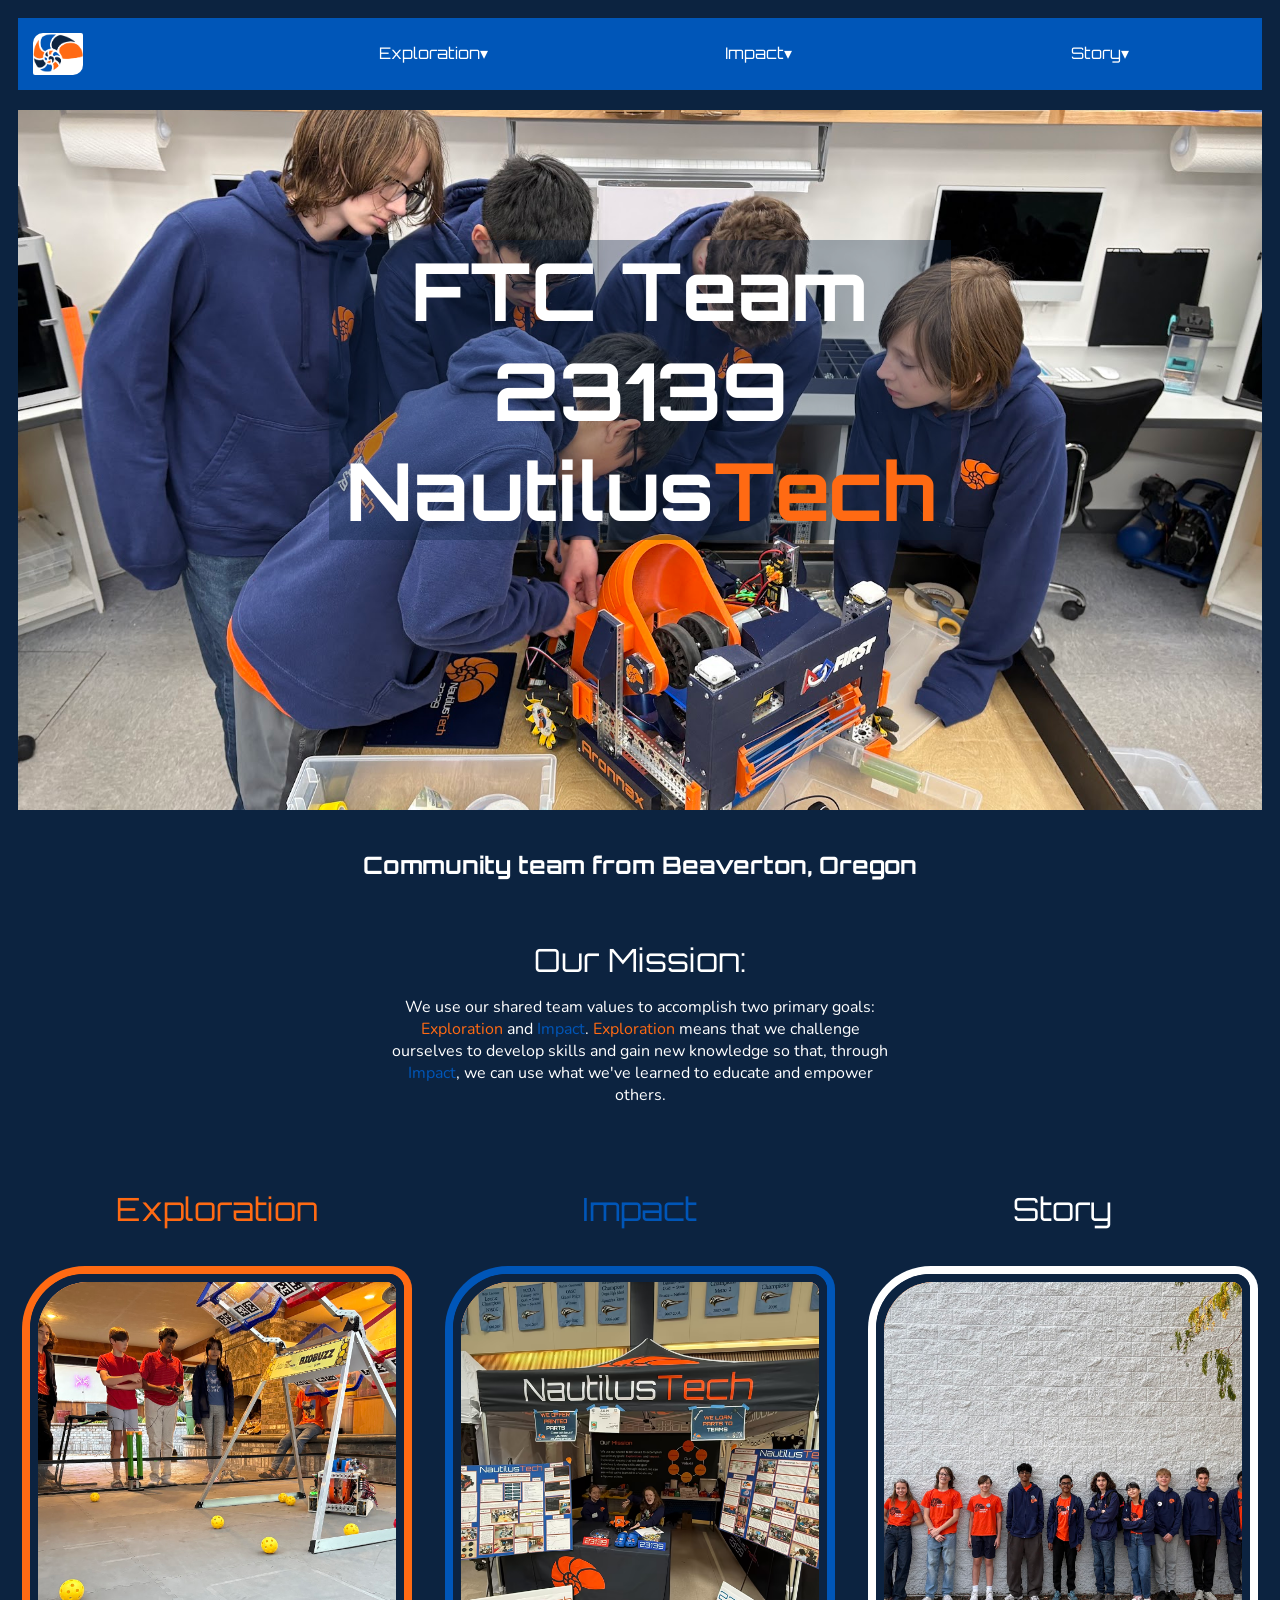
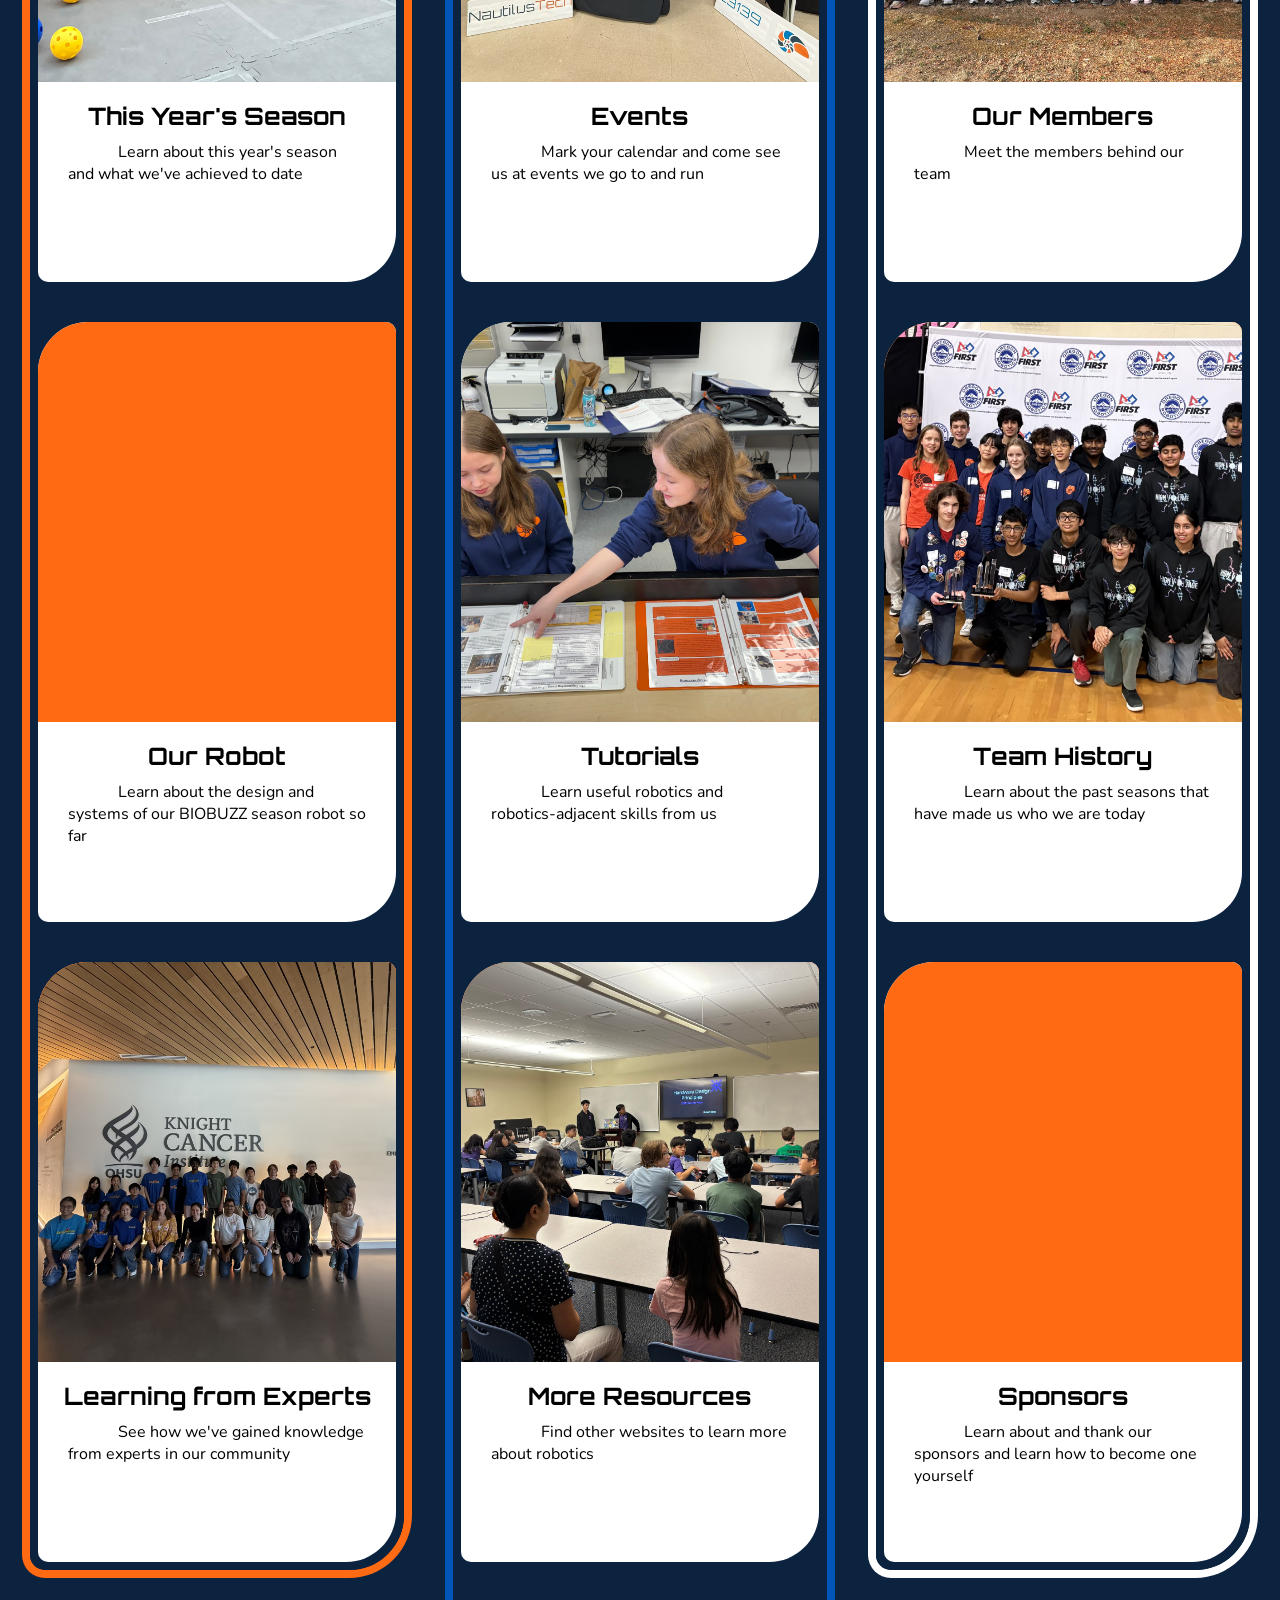
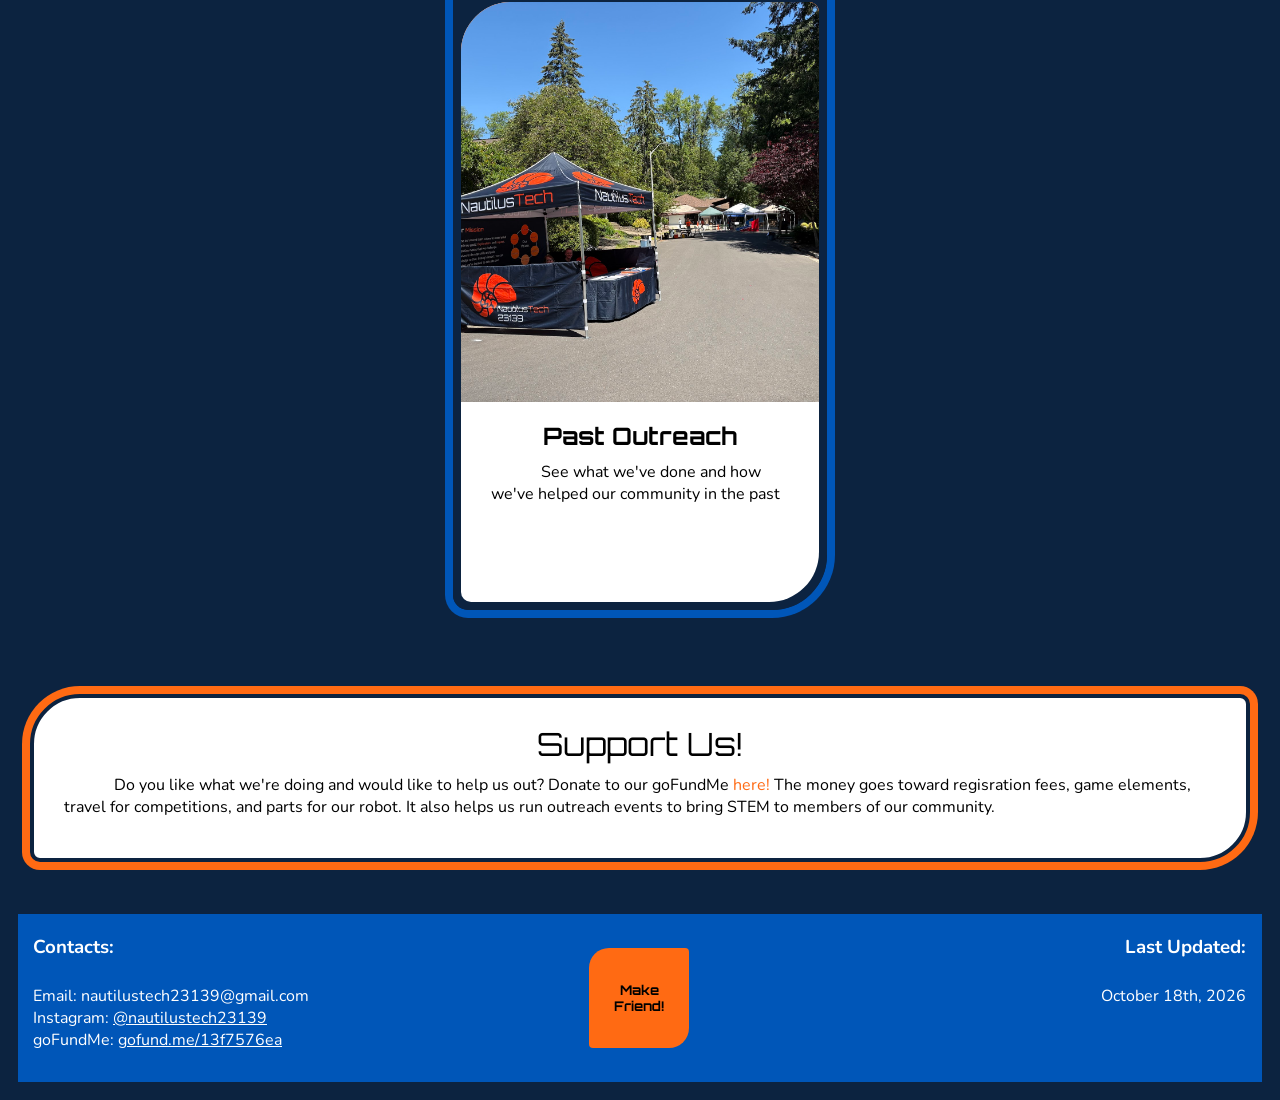
<file: index.html>
<!doctype html>
<html>
  <head>
    <meta
      name="description"
      content="Team 23139 NautilusTech is an Oregon First Tech Challenge (FTC) robotics team in the Silicon Forest League"
    />

    <link rel="stylesheet" href="stylesheet.css?v=5" />

    <!--add fonts Nunito and Orbitron-->
    <link rel="preconnect" href="https://fonts.googleapis.com" />
    <link rel="preconnect" href="https://fonts.gstatic.com" crossorigin />
    <link
      href="https://fonts.googleapis.com/css2?family=Orbitron:wght@400..900&display=swap"
      rel="stylesheet"
    />
    <link rel="preconnect" href="https://fonts.googleapis.com" />
    <link rel="preconnect" href="https://fonts.gstatic.com" crossorigin />
    <link
      href="https://fonts.googleapis.com/css2?family=Nunito:ital,wght@0,200..1000;1,200..1000&display=swap"
      rel="stylesheet"
    />

    <link
      rel="icon"
      type="image/x-icon"
      href="images/fallback/NautilusTech_logo.png"
    />

    <title>Home - NautilusTech 23139</title>
  </head>
  <body id="top">
    <img
      src="images/nautilusFriendLeft.png"
      alt="little nautilus friend"
      id="friend"
    />
    <!--
    <div class="topBanner">
      <h3>
        Come see us compete at the
        <a
          href="https://ftc-events.firstinspires.org/2026/USORSFM1"
          target="_blank"
          >Silicon Forest League Meet 1</a
        >
        on November 14th! See the
        <a href="events.html" target="_blank">events</a> page for more details
      </h3>
    </div>
    -->

    <nav class="topNav">
      <div style="display: grid; grid-template-columns: 50% 50%">
        <a href="index.html">
          <picture>
            <source
              srcset="images/first/NautilusTech_logo.avif"
              type="image/avif"
            />
            <source
              srcset="images/second/NautilusTech_logo.webp"
              type="image/webp"
            />
            <img
              src="images/fallback/NautilusTech_logo.png"
              alt="NautliusTech logo"
              class="topNavLogo"
            />
          </picture>
        </a>

        <a
          href="javascript:void(0);"
          class="hamburgerIcon"
          onclick="displayNav()"
        >
          &#8801;
        </a>

        <script>
          function displayNav() {
            var headE = document.getElementById("headE");
            var headI = document.getElementById("headI");
            var headS = document.getElementById("headS");
            var optsE = document.getElementById("optsE");
            var optsI = document.getElementById("optsI");
            var optsS = document.getElementById("optsS");

            if (getComputedStyle(headE).display === "none") {
              headE.style.display = "block";
              headI.style.display = "block";
              headS.style.display = "block";
              optsE.style.display = "block";
              optsI.style.display = "block";
              optsS.style.display = "block";
            } else if (getComputedStyle(headE).display === "block") {
              headE.style.display = "none";
              headI.style.display = "none";
              headS.style.display = "none";
              optsE.style.display = "none";
              optsI.style.display = "none";
              optsS.style.display = "none";
            }
          }

          var mediaQuery = window.matchMedia("(min-width: 1000px)");

          function unHamburger(e) {
            if (e.matches) {
              var headE = document.getElementById("headE");
              var headI = document.getElementById("headI");
              var headS = document.getElementById("headS");
              var optsE = document.getElementById("optsE");
              var optsI = document.getElementById("optsI");
              var optsS = document.getElementById("optsS");

              headE.style.removeProperty("display");
              headI.style.removeProperty("display");
              headS.style.removeProperty("display");
              optsE.style.removeProperty("display");
              optsI.style.removeProperty("display");
              optsS.style.removeProperty("display");
            }
          }

          mediaQuery.addEventListener("change", unHamburger);
        </script>
      </div>

      <div class="navDrop">
        <div class="navHead" id="headE">
          <a>Exploration&#9662;</a>
        </div>

        <div class="navOpts" id="optsE">
          <ul>
            <li><a href="season.html">This Year&apos;s Season</a></li>
            <li><a href="robot.html">Our Robot</a></li>
            <li><a href="experts.html">Learning from Experts</a></li>
          </ul>
        </div>
      </div>

      <div class="navDrop">
        <div class="navHead" id="headI">
          <a>Impact&#9662;</a>
        </div>

        <div class="navOpts" id="optsI">
          <ul>
            <li><a href="events.html">Events</a></li>
            <li><a href="tutorials.html">Tutorials</a></li>
            <li><a href="resources.html">More Resources</a></li>
            <li><a href="outreach.html">Past Outreach</a></li>
          </ul>
        </div>
      </div>

      <div class="navDrop">
        <div class="navHead" id="headS">
          <a>Story&#9662;</a>
        </div>

        <div class="navOpts" id="optsS">
          <ul>
            <li><a href="members.html">Members</a></li>
            <li><a href="history.html">Team History</a></li>
            <li><a href="sponsors.html">Sponsors</a></li>
          </ul>
        </div>
      </div>
    </nav>

    <div class="headingPhoto">
      <img
        src="images\workingOnRobot.jpeg"
        alt="NautilusTech members working on DECODE season robot"
      />

      <h1 class="pageHeading">
        FTC Team 23139 Nautilus<span style="color: var(--NTorange)">Tech</span>
      </h1>
    </div>

    <h3 style="color: white">Community team from Beaverton, Oregon</h3>

    <h2 style="margin-top: 60px">Our Mission:</h2>

    <p
      style="
        color: white;
        text-align: center;
        width: 40%;
        margin-left: auto;
        margin-right: auto;
      "
    >
      We use our shared team values to accomplish two primary goals:
      <span style="color: var(--NTorange)">Exploration</span>
      and <span style="color: var(--NTroyal)">Impact</span>.
      <span style="color: var(--NTorange)">Exploration</span> means that we
      challenge ourselves to develop skills and gain new knowledge so that,
      through <span style="color: var(--NTroyal)">Impact</span>, we can use what
      we've learned to educate and empower others.
    </p>

    <div class="pageContent">
      <div class="threeColumnSubInfo">
        <div class="homeCategory">
          <h2 style="color: var(--NTorange)">Exploration</h2>
          <div style="padding-left: 12px; padding-right: 12px">
            <div class="wrappingBoarder">
              <div class="scroll">
                <div class="curveCutOff">
                  <a href="season.html" target="_blank" class="homeCardLink">
                    <div class="subInfoText">
                      <div
                        class="subInfoImage"
                        style="background-color: var(--NTorange)"
                      >
                        <img
                          src="images\biobuzzField.jpeg"
                          alt="Our league scrimmage robot practicing on the BIOBUZZ field"
                          style="object-position: center 20%"
                        />
                      </div>
                      <h3>This Year&apos;s Season</h3>
                      <p>
                        Learn about this year&apos;s season and what we've
                        achieved to date
                      </p>
                    </div>
                  </a>
                </div>
              </div>

              <div class="scroll">
                <div class="curveCutOff">
                  <a href="robot.html" target="_blank" class="homeCardLink">
                    <div class="subInfoText">
                      <!--TODO: Change image to new header our robot-->
                      <div class="subInfoImage"></div>
                      <h3>Our Robot</h3>
                      <p>
                        Learn about the design and systems of our BIOBUZZ season
                        robot so far
                      </p>
                    </div>
                  </a>
                </div>
              </div>

              <div class="scroll">
                <div class="curveCutOff">
                  <a href="experts.html" target="_blank" class="homeCardLink">
                    <div class="subInfoText">
                      <div class="subInfoImage">
                        <picture>
                          <source
                            srcset="images/first/OHSU_together.avif"
                            type="image/avif"
                          />
                          <source
                            srcset="images/second/OHSU_together.webp"
                            type="image/webp"
                          />
                          <img
                            src="images/fallback/OHSU_together.jpeg"
                            alt="NautilusTech other teams' members and coaches in front of OHSU Knight Cancer Institute sign"
                          />
                        </picture>
                      </div>
                      <h3>Learning from Experts</h3>
                      <p>
                        See how we've gained knowledge from experts in our
                        community
                      </p>
                    </div>
                  </a>
                </div>
              </div>
              <!--
              <div class="scroll">
                <div class="curveCutOff">
                  <a
                    href="experiments.html"
                    target="_blank"
                    class="homeCardLink"
                  >
                    <div class="subInfoText">
                      <div class="subInfoImage">
                        <picture>
                          <source
                            srcset="images/first/CNC_test.avif"
                            type="image/avif"
                          />
                          <source
                            srcset="images/second/CNC_test.webp"
                            type="image/webp"
                          />
                          <img
                            src="images/fallback/CNC_test.jpeg"
                            alt="NautilusTech members wearing ear protection watching their new CNC router"
                          />
                        </picture>
                      </div>
                      <h3>Experiments</h3>
                      <p>
                        Take a look at what we've been working on outside of
                        building our main robot
                      </p>
                    </div>
                  </a>
                </div>
              </div>
              -->
            </div>
            <div class="subInfoTrueSize" id="dummy">
              <div class="scroll">
                <div class="curveCutOff">
                  <div class="subInfoText"></div>
                </div>
              </div>
            </div>
          </div>
        </div>

        <div class="homeCategory">
          <h2 style="color: var(--NTroyal)">Impact</h2>
          <div style="padding-left: 12px; padding-right: 12px">
            <div
              class="wrappingBoarder"
              style="box-shadow: 0px 0px 0px 8px var(--NTroyal)"
            >
              <div class="scroll">
                <div class="curveCutOff">
                  <a href="events.html" target="_blank" class="homeCardLink">
                    <div class="subInfoText">
                      <div class="subInfoImage">
                        <picture>
                          <source
                            srcset="images/first/booth.avif"
                            type="image/avif"
                          />
                          <source
                            srcset="images/second/booth.webp"
                            type="image/webp"
                          />
                          <img
                            src="images/fallback/booth.jpeg"
                            alt="Two NautilusTech members sitting at booth setup at DECODE state championships"
                          />
                        </picture>
                      </div>
                      <h3>Events</h3>
                      <p>
                        Mark your calendar and come see us at events we go to
                        and run
                      </p>
                    </div>
                  </a>
                </div>
              </div>

              <div class="scroll">
                <div class="curveCutOff">
                  <a href="tutorials.html" target="_blank" class="homeCardLink">
                    <div class="subInfoText">
                      <div
                        class="subInfoImage"
                        style="background-color: var(--NTorange)"
                      >
                        <img
                          src="images\workingOnPortfolio.jpeg"
                          alt="Two NautilusTech members working together to improve the team's DECODE season portfolio"
                        />
                      </div>
                      <h3>Tutorials</h3>
                      <p>
                        Learn useful robotics and robotics-adjacent skills from
                        us
                      </p>
                    </div>
                  </a>
                </div>
              </div>

              <div class="scroll">
                <div class="curveCutOff">
                  <a href="resources.html" target="_blank" class="homeCardLink">
                    <div class="subInfoText">
                      <div
                        class="subInfoImage"
                        style="background-color: var(--NTorange)"
                      >
                        <img
                          src="images\proximaTeaching.jpeg"
                          alt="Fellow team Proxima Nova 25631 giving a presentation to members from other teams (including our own!) at a kickoff event"
                          style="object-position: center 50%"
                        />
                      </div>
                      <h3>More Resources</h3>
                      <p>Find other websites to learn more about robotics</p>
                    </div>
                  </a>
                </div>
              </div>

              <div class="scroll">
                <div class="curveCutOff">
                  <a href="outreach.html" target="_blank" class="homeCardLink">
                    <div class="subInfoText">
                      <div class="subInfoImage">
                        <img
                          src="images\fairSetup.jpeg"
                          alt="Tents set up outdoors in cul-de-sac outside NautilusTech's lab for summer event"
                          style="object-position: center 60%"
                        />
                      </div>
                      <h3>Past Outreach</h3>
                      <p>
                        See what we've done and how we've helped our community
                        in the past
                      </p>
                    </div>
                  </a>
                </div>
              </div>
            </div>
          </div>
        </div>

        <div class="homeCategory">
          <h2>Story</h2>

          <div style="padding-left: 12px; padding-right: 12px">
            <div
              class="wrappingBoarder"
              style="box-shadow: 0px 0px 0px 8px white"
            >
              <div class="scroll">
                <div class="curveCutOff">
                  <a href="members.html" target="_blank" class="homeCardLink">
                    <div class="subInfoText">
                      <div class="subInfoImage">
                        <img
                          src="images\members.jpeg"
                          alt="All NautilusTech members standing together at the League Scrimmage"
                          style="object-position: center 65%"
                        />
                      </div>
                      <h3>Our Members</h3>
                      <p>Meet the members behind our team</p>
                    </div>
                  </a>
                </div>
              </div>

              <div class="scroll">
                <div class="curveCutOff">
                  <a href="history.html" target="_blank" class="homeCardLink">
                    <div class="subInfoText">
                      <div class="subInfoImage">
                        <picture>
                          <source
                            srcset="images/first/us_and_high_voltage.avif"
                            type="image/avif"
                          />
                          <source
                            srcset="images/second/us_and_high_voltage.webp"
                            type="image/webp"
                          />
                          <img
                            src="images/fallback/us_and_high_voltage.jpeg"
                            alt="NautilusTech and High Voltage members standing together with semi-finalist alliance trophies"
                          />
                        </picture>
                      </div>
                      <h3>Team History</h3>
                      <p>
                        Learn about the past seasons that have made us who we
                        are today
                      </p>
                    </div>
                  </a>
                </div>
              </div>

              <div class="scroll">
                <div class="curveCutOff">
                  <a href="sponsors.html" target="_blank" class="homeCardLink">
                    <div class="subInfoText">
                      <div
                        class="subInfoImage"
                        style="background-color: var(--NTorange)"
                      >
                        <!--
                        <img
                          src="santa_hats.jpeg"
                          alt="NautilusTech members with perfectly alternating orange and blue santa hats standing behind robot at december meet"
                        />
                        -->
                      </div>
                      <h3>Sponsors</h3>
                      <p>
                        Learn about and thank our sponsors and learn how to
                        become one yourself
                      </p>
                    </div>
                  </a>
                </div>
              </div>
            </div>
          </div>
          <div class="subInfoTrueSize" id="dummy">
            <div class="scroll">
              <div class="curveCutOff">
                <div class="subInfoText">
                  <!--Add logo-->
                </div>
              </div>
            </div>
          </div>
        </div>
      </div>

      <div class="subInfoTrueSize">
        <div class="scroll">
          <div class="curveCutOff">
            <div class="subInfoText">
              <h2>Support Us!</h2>
              <p>
                Do you like what we're doing and would like to help us out?
                Donate to our goFundMe
                <a href="https://gofund.me/13f7576ea" target="_blank">here!</a>
                The money goes toward regisration fees, game elements, travel
                for competitions, and parts for our robot. It also helps us run
                outreach events to bring STEM to members of our community.
              </p>
            </div>
          </div>
        </div>
      </div>
    </div>

    <footer>
      <div>
        <h4>Contacts:</h4>
        <p>
          Email: nautilustech23139@gmail.com<br />
          Instagram:
          <a
            style="text-decoration: underline"
            href="https://www.instagram.com/nautilustech23139"
            target="_blank"
            >@nautilustech23139</a
          ><br />
          goFundMe:
          <a
            style="text-decoration: underline"
            href="https://gofund.me/13f7576ea"
            target="_blank"
            >gofund.me/13f7576ea</a
          >
        </p>
      </div>
      <div style="display: flex; align-items: center; justify-content: center">
        <button id="friendButton" type="button">Make Friend!</button>
        <script>
          const friend = document.getElementById("friend");
          const button = document.getElementById("friendButton");

          var madeFriend = false;

          var previousX = 0;

          button.addEventListener("click", (e) => {
            if (madeFriend) {
              friend.style.display = "none";
              button.textContent = "Make Friend!";
              madeFriend = false;
            } else {
              friend.style.display = "block";
              button.textContent = "Remove Friend";
              madeFriend = true;
            }
          });

          window.addEventListener("mousemove", (e) => {
            friend.style.left = `${e.clientX - 50}px`;
            friend.style.top = `${e.clientY + 20}px`;

            if (e.clientX + 10 < previousX) {
              friend.src = "images/nautilusFriendLeft.png";
            }

            if (e.clientX + 10 > previousX) {
              friend.src = "images/nautilusFriendRight.png";
            }

            previousX = e.clientX + 10;
          });
        </script>
      </div>
      <div class="rightAlign">
        <h4 class="rightAlign">Last Updated:</h4>
        <p>October 18th, 2026</p>
      </div>
    </footer>
  </body>
</html>
</file>
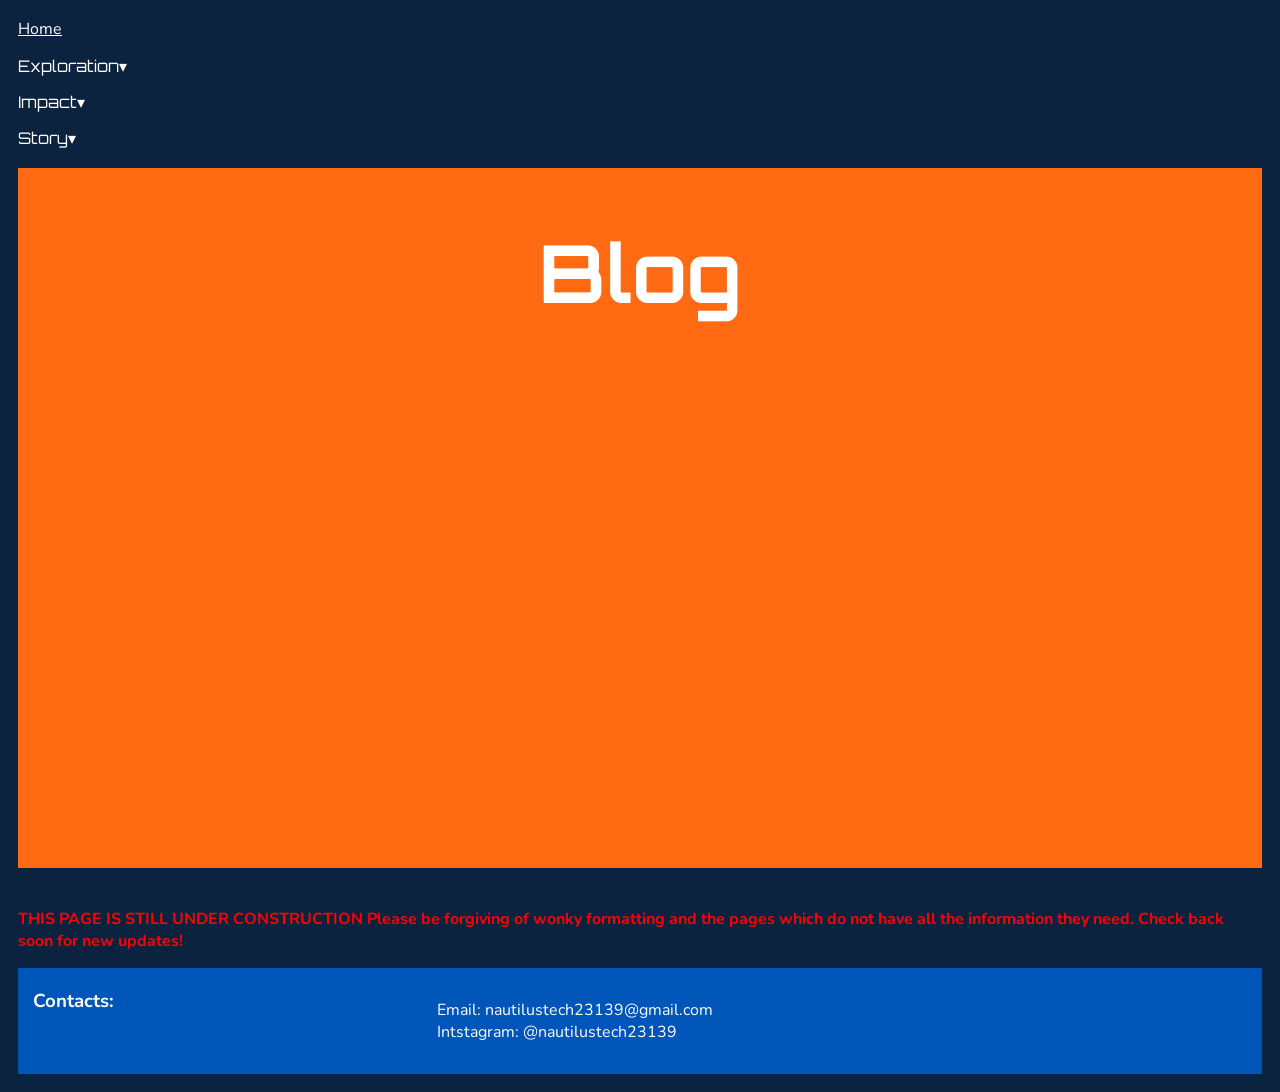
<file: blog.html>
<!doctype html>
<html>
  <head>
    <link rel="stylesheet" href="stylesheet.css" />

    <!--add fonts Nunito and Orbitron-->
    <link rel="preconnect" href="https://fonts.googleapis.com" />
    <link rel="preconnect" href="https://fonts.gstatic.com" crossorigin />
    <link
      href="https://fonts.googleapis.com/css2?family=Orbitron:wght@400..900&display=swap"
      rel="stylesheet"
    />
    <link rel="preconnect" href="https://fonts.googleapis.com" />
    <link rel="preconnect" href="https://fonts.gstatic.com" crossorigin />
    <link
      href="https://fonts.googleapis.com/css2?family=Nunito:ital,wght@0,200..1000;1,200..1000&display=swap"
      rel="stylesheet"
    />

    <title>Blog - NautilusTech 23139</title>
  </head>
  <body>
    <nav>
      <!---TODO: replace with logo-->
      <div id="navHome">
        <a href="index.html" id="navLink"><u>Home</u></a>
      </div>
      <p></p>
      <div class="navDrop">
        <div class="navHead" id="navExpHead">
          <a>Exploration&#9662;</a>
        </div>
        <div class="navOpts" id="navExpOpts">
          <a href="robot.html">Our Robot</a><br />
          <a href="experts.html">Learning from Experts</a><br />
          <a href="experiments.html">Experiments</a>
        </div>
      </div>
      <p></p>
      <div class="navDrop">
        <div class="navHead" id="navImpHead"><a>Impact&#9662;</a></div>
        <div class="navOpts" id="navImpOpts">
          <a href="events.html">Events</a><br />
          <a href="tutorials.html">Tutorials</a><br />
          <a href="resources.html">More Resources</a><br />
          <a href="outreach.html">Past Outreach</a>
        </div>
      </div>
      <p></p>
      <div class="navDrop">
        <div class="navHead" id="navStoHead"><a>Story&#9662;</a></div>
        <div class="navOpts" id="navStoOpts">
          <a href="members.html">Members</a><br />
          <a href="season.html">This Year&apos;s Season</a><br />
          <a href="history.html">Team History</a><br />
          <a href="blog.html">Blog</a>
        </div>
      </div>
    </nav>
    <div class="headingPhoto" id="homeHeading">
      <h1>Blog</h1>
    </div>
    <p id="warning">
      THIS PAGE IS STILL UNDER CONSTRUCTION Please be forgiving of wonky
      formatting and the pages which do not have all the information they need.
      Check back soon for new updates!
    </p>
    <footer>
      <h4>Contacts:</h4>
      <p>
        Email: nautilustech23139@gmail.com<br />Intstagram: @nautilustech23139
      </p>
    </footer>
  </body>
</html>
</file>
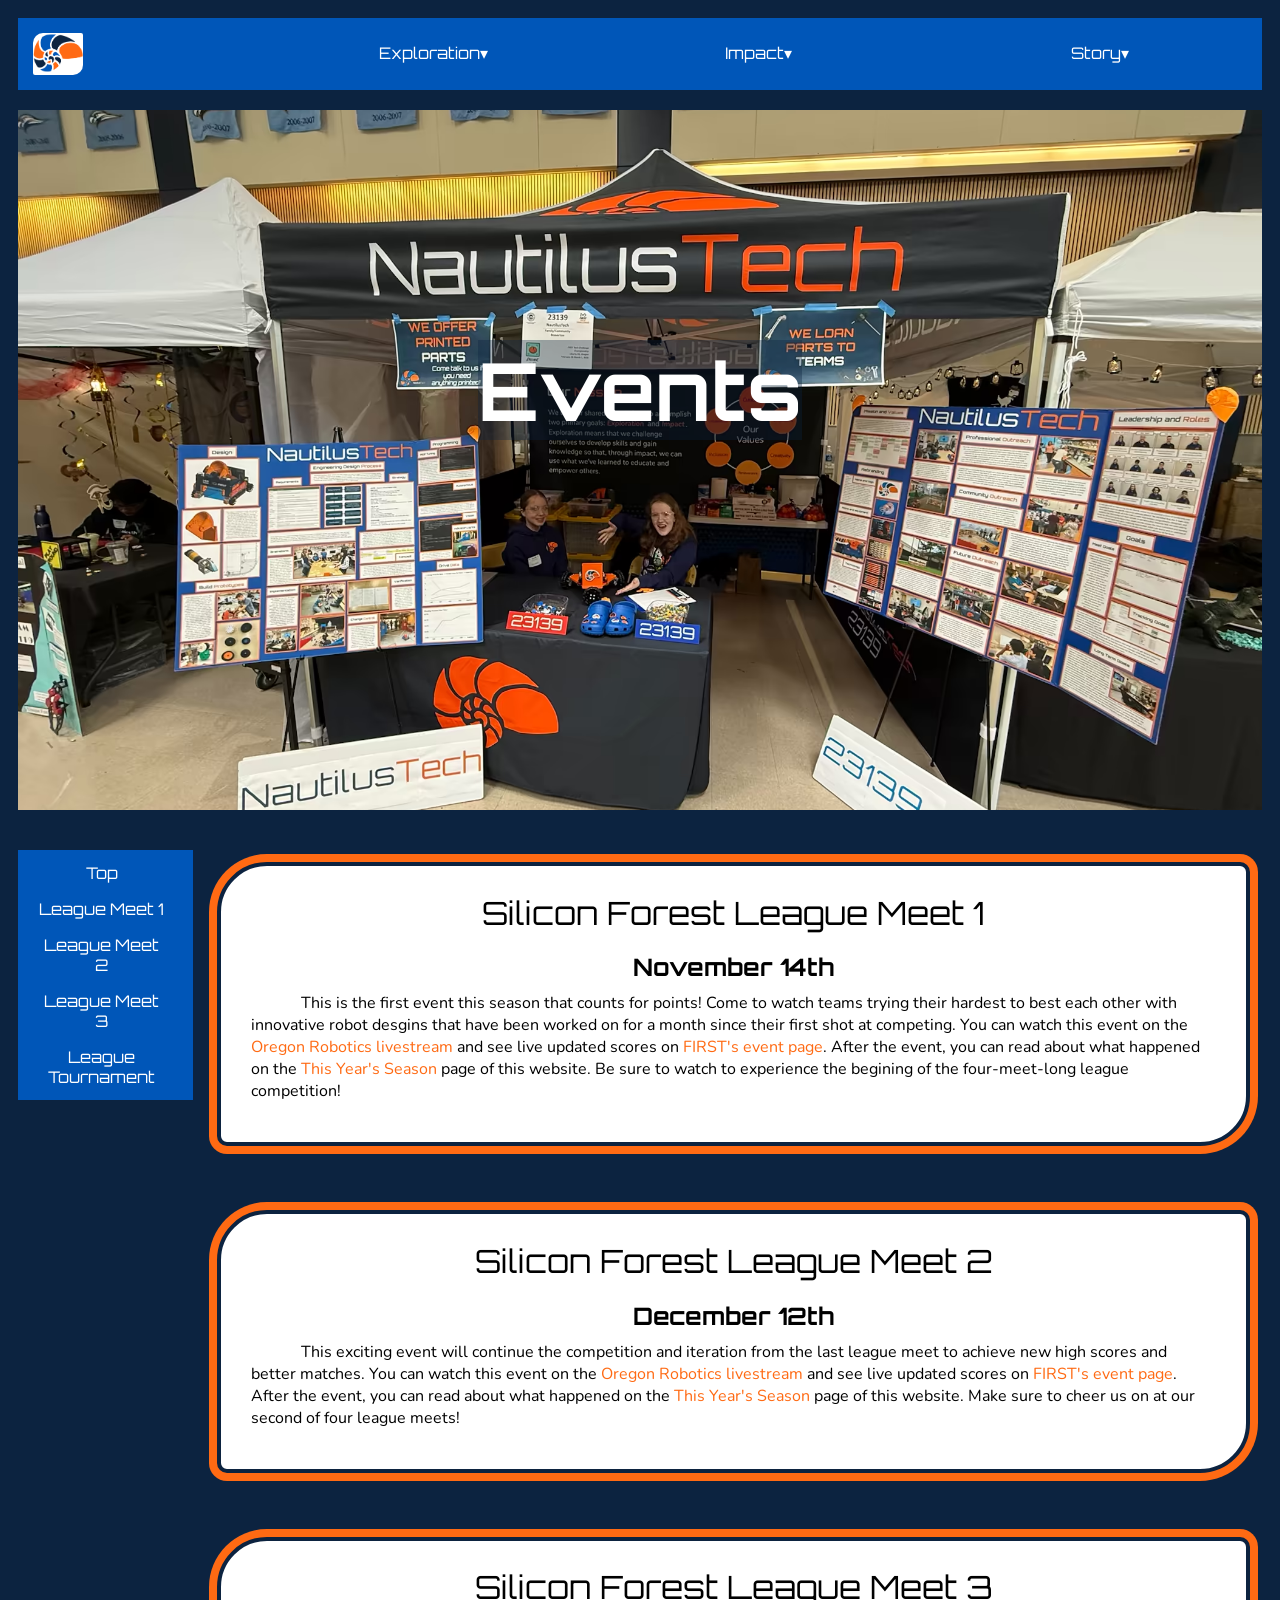
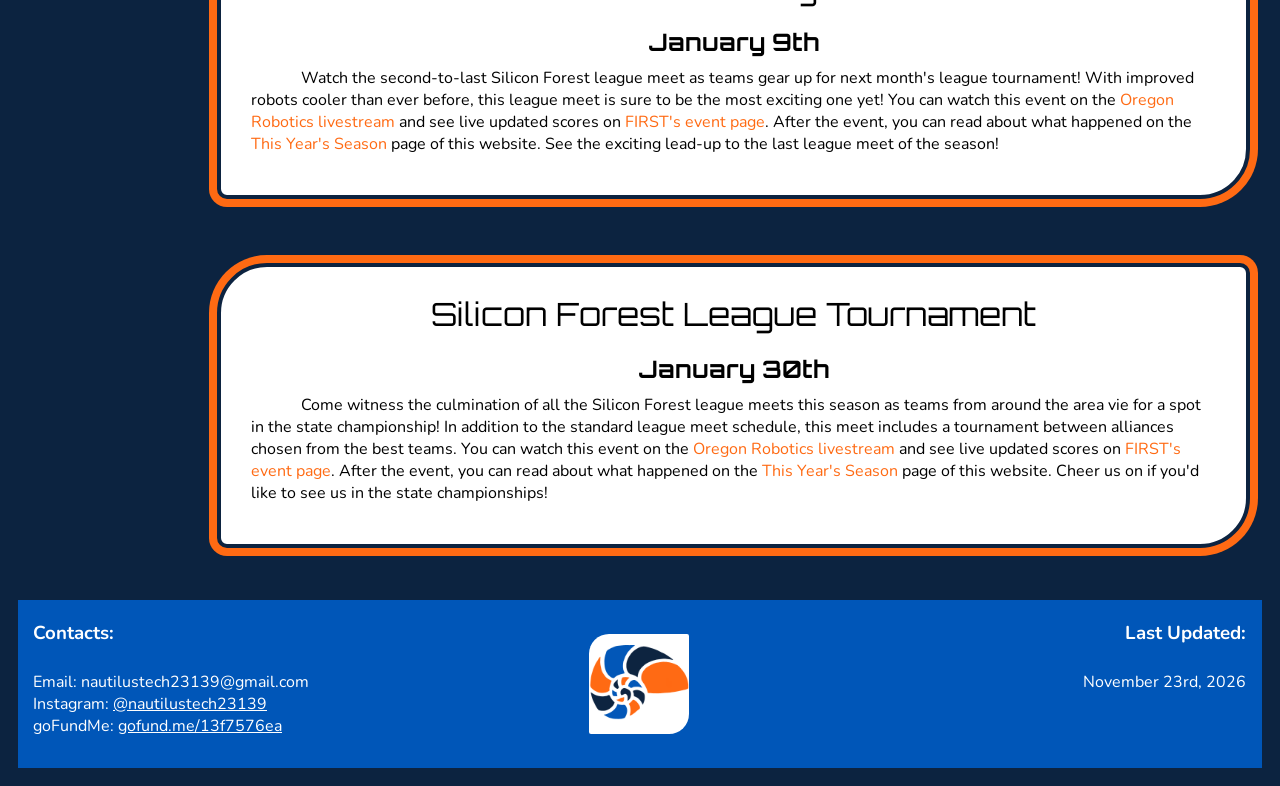
<file: events.html>
<!doctype html>
<html>
  <head>
    <meta
      name="description"
      content="Mark your calendar to go see FTC team 23139 NautilusTech at events they run and go to"
    />

    <link rel="stylesheet" href="stylesheet.css?v=5" />

    <!--add fonts Nunito and Orbitron-->
    <link rel="preconnect" href="https://fonts.googleapis.com" />
    <link rel="preconnect" href="https://fonts.gstatic.com" crossorigin />
    <link
      href="https://fonts.googleapis.com/css2?family=Orbitron:wght@400..900&display=swap"
      rel="stylesheet"
    />
    <link rel="preconnect" href="https://fonts.googleapis.com" />
    <link rel="preconnect" href="https://fonts.gstatic.com" crossorigin />
    <link
      href="https://fonts.googleapis.com/css2?family=Nunito:ital,wght@0,200..1000;1,200..1000&display=swap"
      rel="stylesheet"
    />

    <link
      rel="icon"
      type="image/x-icon"
      href="images/fallback/NautilusTech_logo.png"
    />

    <title>Events - NautilusTech 23139</title>
  </head>
  <body id="top">
    <nav class="topNav">
      <div style="display: grid; grid-template-columns: 50% 50%">
        <a href="index.html">
          <picture>
            <source
              srcset="images/first/NautilusTech_logo.avif"
              type="image/avif"
            />
            <source
              srcset="images/second/NautilusTech_logo.webp"
              type="image/webp"
            />
            <img
              src="images/fallback/NautilusTech_logo.png"
              alt="NautliusTech logo"
              class="topNavLogo"
            />
          </picture>
        </a>

        <a
          href="javascript:void(0);"
          class="hamburgerIcon"
          onclick="displayNav()"
        >
          &#8801;
        </a>

        <script>
          function displayNav() {
            var headE = document.getElementById("headE");
            var headI = document.getElementById("headI");
            var headS = document.getElementById("headS");
            var optsE = document.getElementById("optsE");
            var optsI = document.getElementById("optsI");
            var optsS = document.getElementById("optsS");

            if (getComputedStyle(headE).display === "none") {
              headE.style.display = "block";
              headI.style.display = "block";
              headS.style.display = "block";
              optsE.style.display = "block";
              optsI.style.display = "block";
              optsS.style.display = "block";
            } else if (getComputedStyle(headE).display === "block") {
              headE.style.display = "none";
              headI.style.display = "none";
              headS.style.display = "none";
              optsE.style.display = "none";
              optsI.style.display = "none";
              optsS.style.display = "none";
            }
          }

          var mediaQuery = window.matchMedia("(min-width: 1000px)");

          function unHamburger(e) {
            if (e.matches) {
              var headE = document.getElementById("headE");
              var headI = document.getElementById("headI");
              var headS = document.getElementById("headS");
              var optsE = document.getElementById("optsE");
              var optsI = document.getElementById("optsI");
              var optsS = document.getElementById("optsS");

              headE.style.removeProperty("display");
              headI.style.removeProperty("display");
              headS.style.removeProperty("display");
              optsE.style.removeProperty("display");
              optsI.style.removeProperty("display");
              optsS.style.removeProperty("display");
            }
          }

          mediaQuery.addEventListener("change", unHamburger);
        </script>
      </div>

      <div class="navDrop">
        <div class="navHead" id="headE">
          <a>Exploration&#9662;</a>
        </div>

        <div class="navOpts" id="optsE">
          <ul>
            <li><a href="season.html">This Year&apos;s Season</a></li>
            <li><a href="robot.html">Our Robot</a></li>
            <li><a href="experts.html">Learning from Experts</a></li>
          </ul>
        </div>
      </div>

      <div class="navDrop">
        <div class="navHead" id="headI">
          <a>Impact&#9662;</a>
        </div>

        <div class="navOpts" id="optsI">
          <ul>
            <li><a href="events.html">Events</a></li>
            <li><a href="tutorials.html">Tutorials</a></li>
            <li><a href="resources.html">More Resources</a></li>
            <li><a href="outreach.html">Past Outreach</a></li>
          </ul>
        </div>
      </div>

      <div class="navDrop">
        <div class="navHead" id="headS">
          <a>Story&#9662;</a>
        </div>

        <div class="navOpts" id="optsS">
          <ul>
            <li><a href="members.html">Members</a></li>
            <li><a href="history.html">Team History</a></li>
            <li><a href="sponsors.html">Sponsors</a></li>
          </ul>
        </div>
      </div>
    </nav>

    <div class="headingPhoto">
      <picture>
        <source srcset="images/first/booth.avif" type="image/avif" />
        <source srcset="images/second/booth.webp" type="image/webp" />
        <img
          src="images/fallback/booth.jpeg"
          alt="Two NautilusTech members sitting at booth setup at DECODE state championships"
          style="object-position: center 40%"
        />
      </picture>

      <h1 class="pageHeading">Events</h1>
    </div>

    <div class="pageAndNav">
      <nav class="sideNav">
        <ul>
          <li><a href="#top">Top</a></li>
          <!--
          <li><a href="#noEvents">No Events</a></li>
          -->

          <!--<li><a href="#scrimmage">League Scrimmage</a></li>-->
          <li><a href="#meet1">League Meet 1</a></li>
          <li><a href="#meet2">League Meet 2</a></li>
          <li><a href="#meet3">League Meet 3</a></li>
          <li><a href="#meet4">League Tournament</a></li>
          <!--
          <li><a href="#spark">Spark Invitational</a></li>
          <li><a href="#state">State Championships</a></li>
          <li><a href="#world">World Championships</a></li>
          -->
        </ul>
      </nav>

      <div class="pageContent">
        <!--
        <div class="subInfoTrueSize" id="noEvents">
          <div class="scroll">
            <div class="curveCutOff">
              <div class="subInfoText">
                <h2>No upcoming events</h2>
                <h3>Check back soon!</h3>
              </div>
            </div>
          </div>
        </div>
        
        <div class="subInfoTrueSize" id="scrimmage">
          <div class="scroll">
            <div class="curveCutOff">
              <div class="subInfoText">
                <h2>Silicon Forest League Scrimmage</h2>
                <h3>October 24th</h3>
                <p>
                  Come see us compete at our first event of the season! This
                  league scrimmage doesn't count for points for the rest of the
                  season, it's just a more casual event for the teams in our
                  league to practice with their robots and get a feel for the
                  game. Watch the matches on the
                  <a
                    href="https://youtu.be/558RNu_jAiQ?list=PLQjgn09J3WHs"
                    target="_blank"
                    >Oregon Robotics livestream</a
                  >
                  and see the current scores on
                  <a
                    href="https://ftc-events.firstinspires.org/2026/USORHIN"
                    target="_blank"
                    >the event page</a
                  >
                  (same link as home page). After the event, you can read about
                  what happened on the
                  <a href="season.html">This Year&apos;s Season</a> page of this
                  website. See our league's teams' first steps in this season!
                </p>
              </div>
            </div>
          </div>
        </div>-->

        <div class="subInfoTrueSize" id="meet1">
          <div class="scroll">
            <div class="curveCutOff">
              <div class="subInfoText">
                <h2>Silicon Forest League Meet 1</h2>
                <h3>November 14th</h3>
                <p>
                  This is the first event this season that counts for points!
                  Come to watch teams trying their hardest to best each other
                  with innovative robot desgins that have been worked on for a
                  month since their first shot at competing. You can watch this
                  event on the
                  <a href="https://youtu.be/ww7WnVRRIfg" target="_blank"
                    >Oregon Robotics livestream</a
                  >
                  and see live updated scores on
                  <a
                    href="https://ftc-events.firstinspires.org/2026/USORSFM1"
                    target="_blank"
                    >FIRST's event page</a
                  >. After the event, you can read about what happened on the
                  <a href="season.html">This Year&apos;s Season</a> page of this
                  website. Be sure to watch to experience the begining of the
                  four-meet-long league competition!
                </p>
              </div>
            </div>
          </div>
        </div>

        <div class="subInfoTrueSize" id="meet2">
          <div class="scroll">
            <div class="curveCutOff">
              <div class="subInfoText">
                <h2>Silicon Forest League Meet 2</h2>
                <h3>December 12th</h3>
                <p>
                  This exciting event will continue the competition and
                  iteration from the last league meet to achieve new high scores
                  and better matches. You can watch this event on the
                  <a href="https://youtu.be/B3KtFsVT51A" target="_blank"
                    >Oregon Robotics livestream</a
                  >
                  and see live updated scores on
                  <a
                    href="https://ftc-events.firstinspires.org/2026/USORSFM2"
                    target="_blank"
                    >FIRST's event page</a
                  >. After the event, you can read about what happened on the
                  <a href="season.html">This Year&apos;s Season</a> page of this
                  website. Make sure to cheer us on at our second of four league
                  meets!
                </p>
              </div>
            </div>
          </div>
        </div>

        <div class="subInfoTrueSize" id="meet3">
          <div class="scroll">
            <div class="curveCutOff">
              <div class="subInfoText">
                <h2>Silicon Forest League Meet 3</h2>
                <h3>January 9th</h3>
                <p>
                  Watch the second-to-last Silicon Forest league meet as teams
                  gear up for next month's league tournament! With improved
                  robots cooler than ever before, this league meet is sure to be
                  the most exciting one yet! You can watch this event on the
                  <a href="https://youtu.be/y8Pr3pUJX3k" target="_blank"
                    >Oregon Robotics livestream</a
                  >
                  and see live updated scores on
                  <a
                    href="https://ftc-events.firstinspires.org/2026/USORSFM3"
                    target="_blank"
                    >FIRST's event page</a
                  >. After the event, you can read about what happened on the
                  <a href="season.html">This Year&apos;s Season</a> page of this
                  website. See the exciting lead-up to the last league meet of
                  the season!
                </p>
              </div>
            </div>
          </div>
        </div>

        <div class="subInfoTrueSize" id="meet4">
          <div class="scroll">
            <div class="curveCutOff">
              <div class="subInfoText">
                <h2>Silicon Forest League Tournament</h2>
                <h3>January 30th</h3>
                <p>
                  Come witness the culmination of all the Silicon Forest league
                  meets this season as teams from around the area vie for a spot
                  in the state championship! In addition to the standard league
                  meet schedule, this meet includes a tournament between
                  alliances chosen from the best teams. You can watch this event
                  on the
                  <a href="https://youtu.be/5XC687iF55M" target="_blank"
                    >Oregon Robotics livestream</a
                  >
                  and see live updated scores on
                  <a
                    href="https://ftc-events.firstinspires.org/2026/USORSFM4"
                    target="_blank"
                    >FIRST's event page</a
                  >. After the event, you can read about what happened on the
                  <a href="season.html">This Year&apos;s Season</a> page of this
                  website. Cheer us on if you'd like to see us in the state
                  championships!
                </p>
              </div>
            </div>
          </div>
        </div>

        <!--
        <div class="subInfoTrueSize" id="spark">
          <div class="scroll">
            <div class="curveCutOff">
              <div class="subInfoText">
                <h2>Spark Invitational</h2>
                <h3>February 13th-14th at Philomath High School (Philomath, OR), times coming soon</h3>
              </div>
            </div>
          </div>
        </div>

        <div class="subInfoTrueSize" id="state">
          <div class="scroll">
            <div class="curveCutOff">
              <div class="subInfoText">
                <h2>Oregon State Championships</h2>
                <h3>February 27th-28th at Liberty High School (Hillsboro, OR), times coming soon</h3>
              </div>
            </div>
          </div>
        </div>

        <div class="subInfoTrueSize" id="world">
          <div class="scroll">
            <div class="curveCutOff">
              <div class="subInfoText">
                <h2>World Championships</h2>
                <h3>April 28th-May 1st in Houston TX, high school and times coming soon</h3>
              </div>
            </div>
          </div>
        </div>
        -->
      </div>
    </div>

    <footer>
      <div>
        <h4>Contacts:</h4>
        <p>
          Email: nautilustech23139@gmail.com<br />
          Instagram:
          <a
            style="text-decoration: underline"
            href="https://www.instagram.com/nautilustech23139"
            target="_blank"
            >@nautilustech23139</a
          ><br />
          goFundMe:
          <a
            style="text-decoration: underline"
            href="https://gofund.me/13f7576ea"
            target="_blank"
            >gofund.me/13f7576ea</a
          >
        </p>
      </div>
      <div style="display: flex; align-items: center; justify-content: center">
        <picture>
          <source
            srcset="images/first/NautilusTech_logo.avif"
            type="image/avif"
          />
          <source
            srcset="images/second/NautilusTech_logo.webp"
            type="image/webp"
          />
          <img
            src="images/fallback/NautilusTech_logo.png"
            alt="NautilusTech logo"
            style="height: 100px; width: 100px; border-radius: 20px 2px"
            class="hideInMobile"
          />
        </picture>
      </div>
      <div class="rightAlign">
        <h4 class="rightAlign">Last Updated:</h4>
        <p>November 23rd, 2026</p>
      </div>
    </footer>
  </body>
</html>
</file>
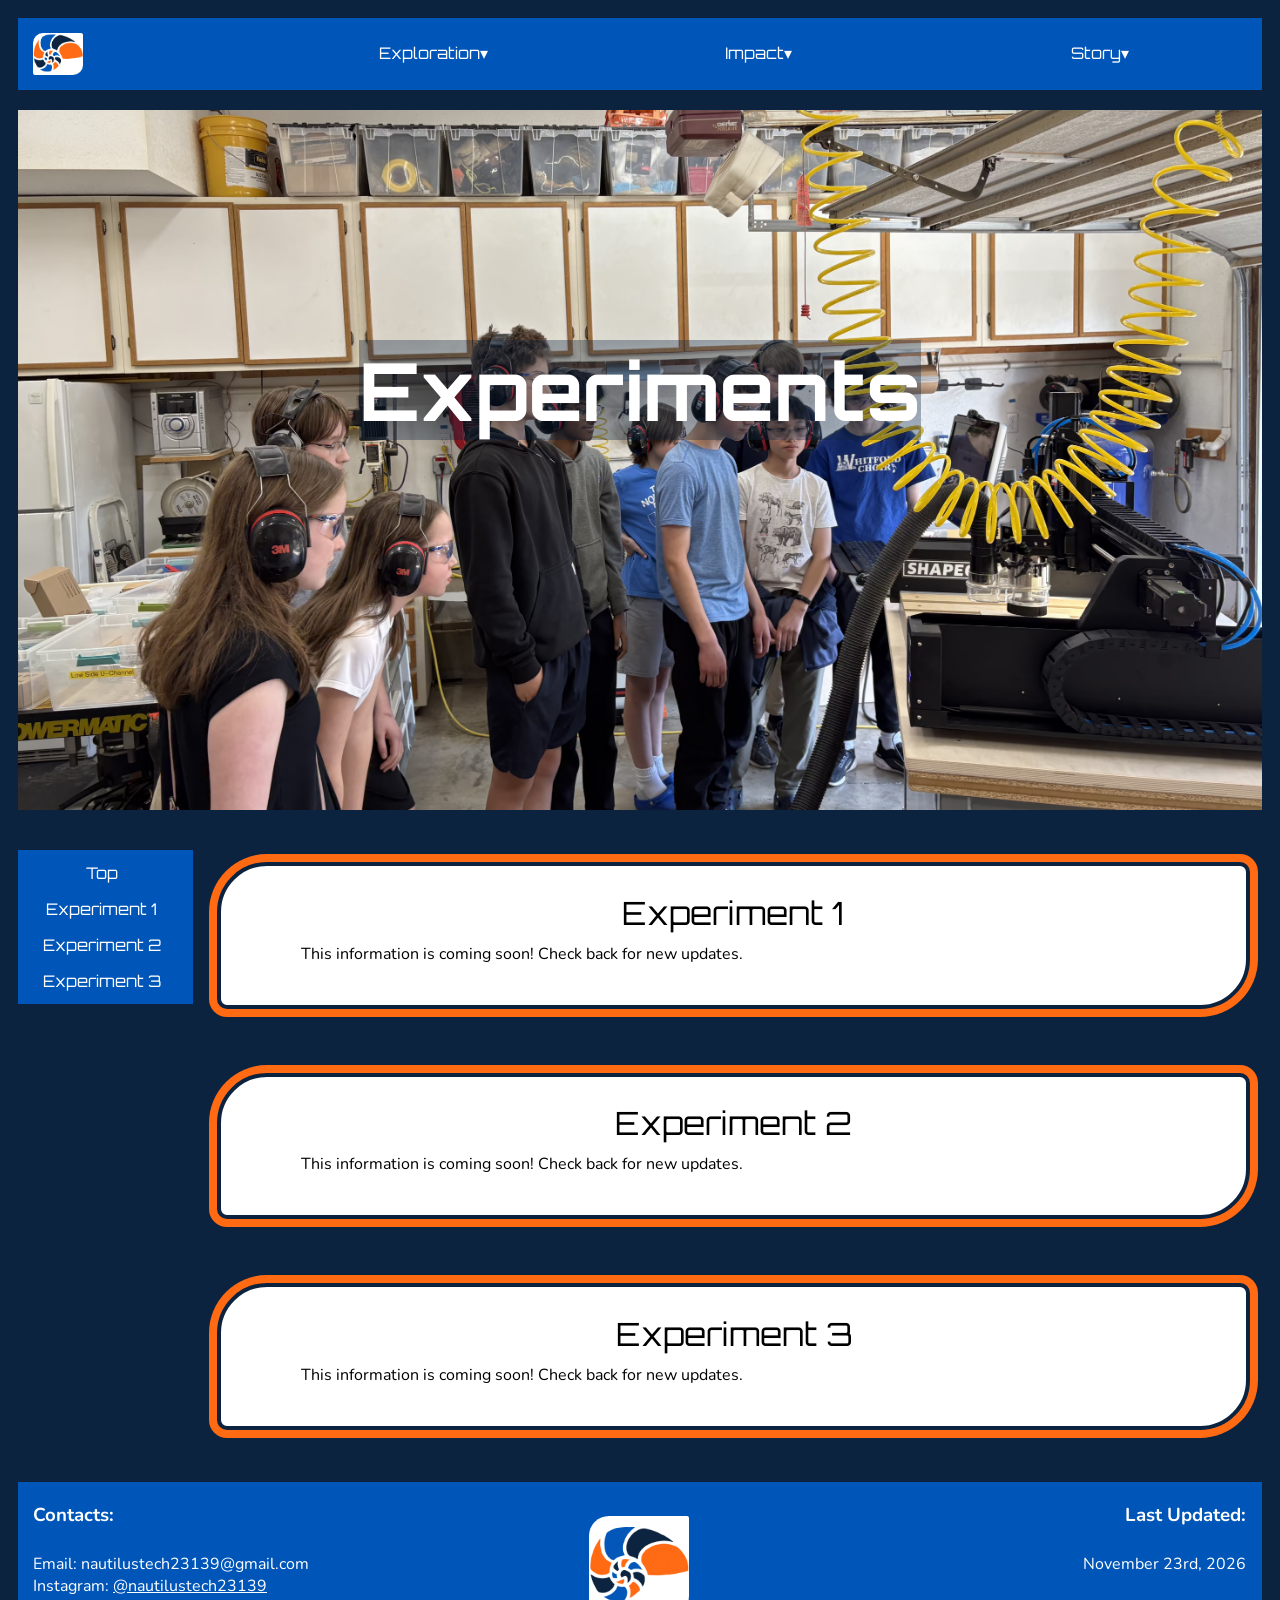
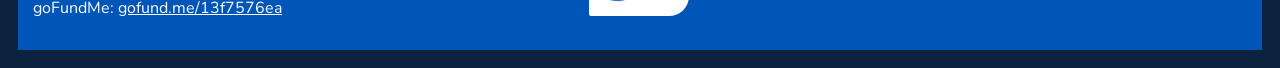
<file: experiments.html>
<!doctype html>
<html>
  <head>
    <meta
      name="description"
      content="See what FTC Team 23139 NautilusTech has been up to aside from building their season robot"
    />

    <link rel="stylesheet" href="stylesheet.css?v=5" />

    <!--add fonts Nunito and Orbitron-->
    <link rel="preconnect" href="https://fonts.googleapis.com" />
    <link rel="preconnect" href="https://fonts.gstatic.com" crossorigin />
    <link
      href="https://fonts.googleapis.com/css2?family=Orbitron:wght@400..900&display=swap"
      rel="stylesheet"
    />
    <link rel="preconnect" href="https://fonts.googleapis.com" />
    <link rel="preconnect" href="https://fonts.gstatic.com" crossorigin />
    <link
      href="https://fonts.googleapis.com/css2?family=Nunito:ital,wght@0,200..1000;1,200..1000&display=swap"
      rel="stylesheet"
    />

    <link
      rel="icon"
      type="image/x-icon"
      href="images/fallback/NautilusTech_logo.png"
    />

    <title>Experiments - NautilusTech 23139</title>
  </head>
  <body id="top">
    <nav class="topNav">
      <div style="display: grid; grid-template-columns: 50% 50%">
        <a href="index.html">
          <picture>
            <source
              srcset="images/first/NautilusTech_logo.avif"
              type="image/avif"
            />
            <source
              srcset="images/second/NautilusTech_logo.webp"
              type="image/webp"
            />
            <img
              src="images/fallback/NautilusTech_logo.png"
              alt="NautliusTech logo"
              class="topNavLogo"
            />
          </picture>
        </a>

        <a
          href="javascript:void(0);"
          class="hamburgerIcon"
          onclick="displayNav()"
        >
          &#8801;
        </a>

        <script>
          function displayNav() {
            var headE = document.getElementById("headE");
            var headI = document.getElementById("headI");
            var headS = document.getElementById("headS");
            var optsE = document.getElementById("optsE");
            var optsI = document.getElementById("optsI");
            var optsS = document.getElementById("optsS");

            if (getComputedStyle(headE).display === "none") {
              headE.style.display = "block";
              headI.style.display = "block";
              headS.style.display = "block";
              optsE.style.display = "block";
              optsI.style.display = "block";
              optsS.style.display = "block";
            } else if (getComputedStyle(headE).display === "block") {
              headE.style.display = "none";
              headI.style.display = "none";
              headS.style.display = "none";
              optsE.style.display = "none";
              optsI.style.display = "none";
              optsS.style.display = "none";
            }
          }

          var mediaQuery = window.matchMedia("(min-width: 1000px)");

          function unHamburger(e) {
            if (e.matches) {
              var headE = document.getElementById("headE");
              var headI = document.getElementById("headI");
              var headS = document.getElementById("headS");
              var optsE = document.getElementById("optsE");
              var optsI = document.getElementById("optsI");
              var optsS = document.getElementById("optsS");

              headE.style.removeProperty("display");
              headI.style.removeProperty("display");
              headS.style.removeProperty("display");
              optsE.style.removeProperty("display");
              optsI.style.removeProperty("display");
              optsS.style.removeProperty("display");
            }
          }

          mediaQuery.addEventListener("change", unHamburger);
        </script>
      </div>

      <div class="navDrop">
        <div class="navHead" id="headE">
          <a>Exploration&#9662;</a>
        </div>

        <div class="navOpts" id="optsE">
          <ul>
            <li><a href="season.html">This Year&apos;s Season</a></li>
            <li><a href="robot.html">Our Robot</a></li>
            <li><a href="experts.html">Learning from Experts</a></li>
          </ul>
        </div>
      </div>

      <div class="navDrop">
        <div class="navHead" id="headI">
          <a>Impact&#9662;</a>
        </div>

        <div class="navOpts" id="optsI">
          <ul>
            <li><a href="events.html">Events</a></li>
            <li><a href="tutorials.html">Tutorials</a></li>
            <li><a href="resources.html">More Resources</a></li>
            <li><a href="outreach.html">Past Outreach</a></li>
          </ul>
        </div>
      </div>

      <div class="navDrop">
        <div class="navHead" id="headS">
          <a>Story&#9662;</a>
        </div>

        <div class="navOpts" id="optsS">
          <ul>
            <li><a href="members.html">Members</a></li>
            <li><a href="history.html">Team History</a></li>
            <li><a href="sponsors.html">Sponsors</a></li>
          </ul>
        </div>
      </div>
    </nav>

    <div class="headingPhoto">
      <a href="index.html">
        <picture>
          <source srcset="images/first/CNC_test.avif" type="image/avif" />
          <source srcset="images/seccond/CNC_test.webp" type="image/webp" />
          <img
            src="images/fallback/CNC_test.jpeg"
            alt="NautilusTech members wearing ear protection watching their new CNC router"
            style="object-position: center 60%"
          />
        </picture>
      </a>
      <h1 class="pageHeading">Experiments</h1>
    </div>

    <div class="pageAndNav">
      <nav class="sideNav">
        <ul>
          <li><a href="#top">Top</a></li>
          <li><a href="#one">Experiment 1</a></li>
          <li><a href="#two">Experiment 2</a></li>
          <li><a href="#three">Experiment 3</a></li>
        </ul>
      </nav>

      <div class="pageContent">
        <div class="subInfoTrueSize" id="one">
          <div class="scroll">
            <div class="curveCutOff">
              <div class="subInfoText">
                <h2>Experiment 1</h2>
                <p>
                  This information is coming soon! Check back for new updates.
                </p>
              </div>
            </div>
          </div>
        </div>

        <div class="subInfoTrueSize" id="two">
          <div class="scroll">
            <div class="curveCutOff">
              <div class="subInfoText">
                <h2>Experiment 2</h2>
                <p>
                  This information is coming soon! Check back for new updates.
                </p>
              </div>
            </div>
          </div>
        </div>

        <div class="subInfoTrueSize" id="three">
          <div class="scroll">
            <div class="curveCutOff">
              <div class="subInfoText">
                <h2>Experiment 3</h2>
                <p>
                  This information is coming soon! Check back for new updates.
                </p>
              </div>
            </div>
          </div>
        </div>
      </div>
    </div>

    <footer>
      <div>
        <h4>Contacts:</h4>
        <p>
          Email: nautilustech23139@gmail.com<br />
          Instagram:
          <a
            style="text-decoration: underline"
            href="https://www.instagram.com/nautilustech23139"
            target="_blank"
            >@nautilustech23139</a
          ><br />
          goFundMe:
          <a
            style="text-decoration: underline"
            href="https://gofund.me/13f7576ea"
            target="_blank"
            >gofund.me/13f7576ea</a
          >
        </p>
      </div>
      <div style="display: flex; align-items: center; justify-content: center">
        <picture>
          <source
            srcset="images/first/NautilusTech_logo.avif"
            type="image/avif"
          />
          <source
            srcset="images/second/NautilusTech_logo.webp"
            type="image/webp"
          />
          <img
            src="images/fallback/NautilusTech_logo.png"
            alt="NautilusTech logo"
            style="height: 100px; width: 100px; border-radius: 20px 2px"
            class="hideInMobile"
          />
        </picture>
      </div>
      <div class="rightAlign">
        <h4 class="rightAlign">Last Updated:</h4>
        <p>November 23rd, 2026</p>
      </div>
    </footer>
  </body>
</html>
</file>
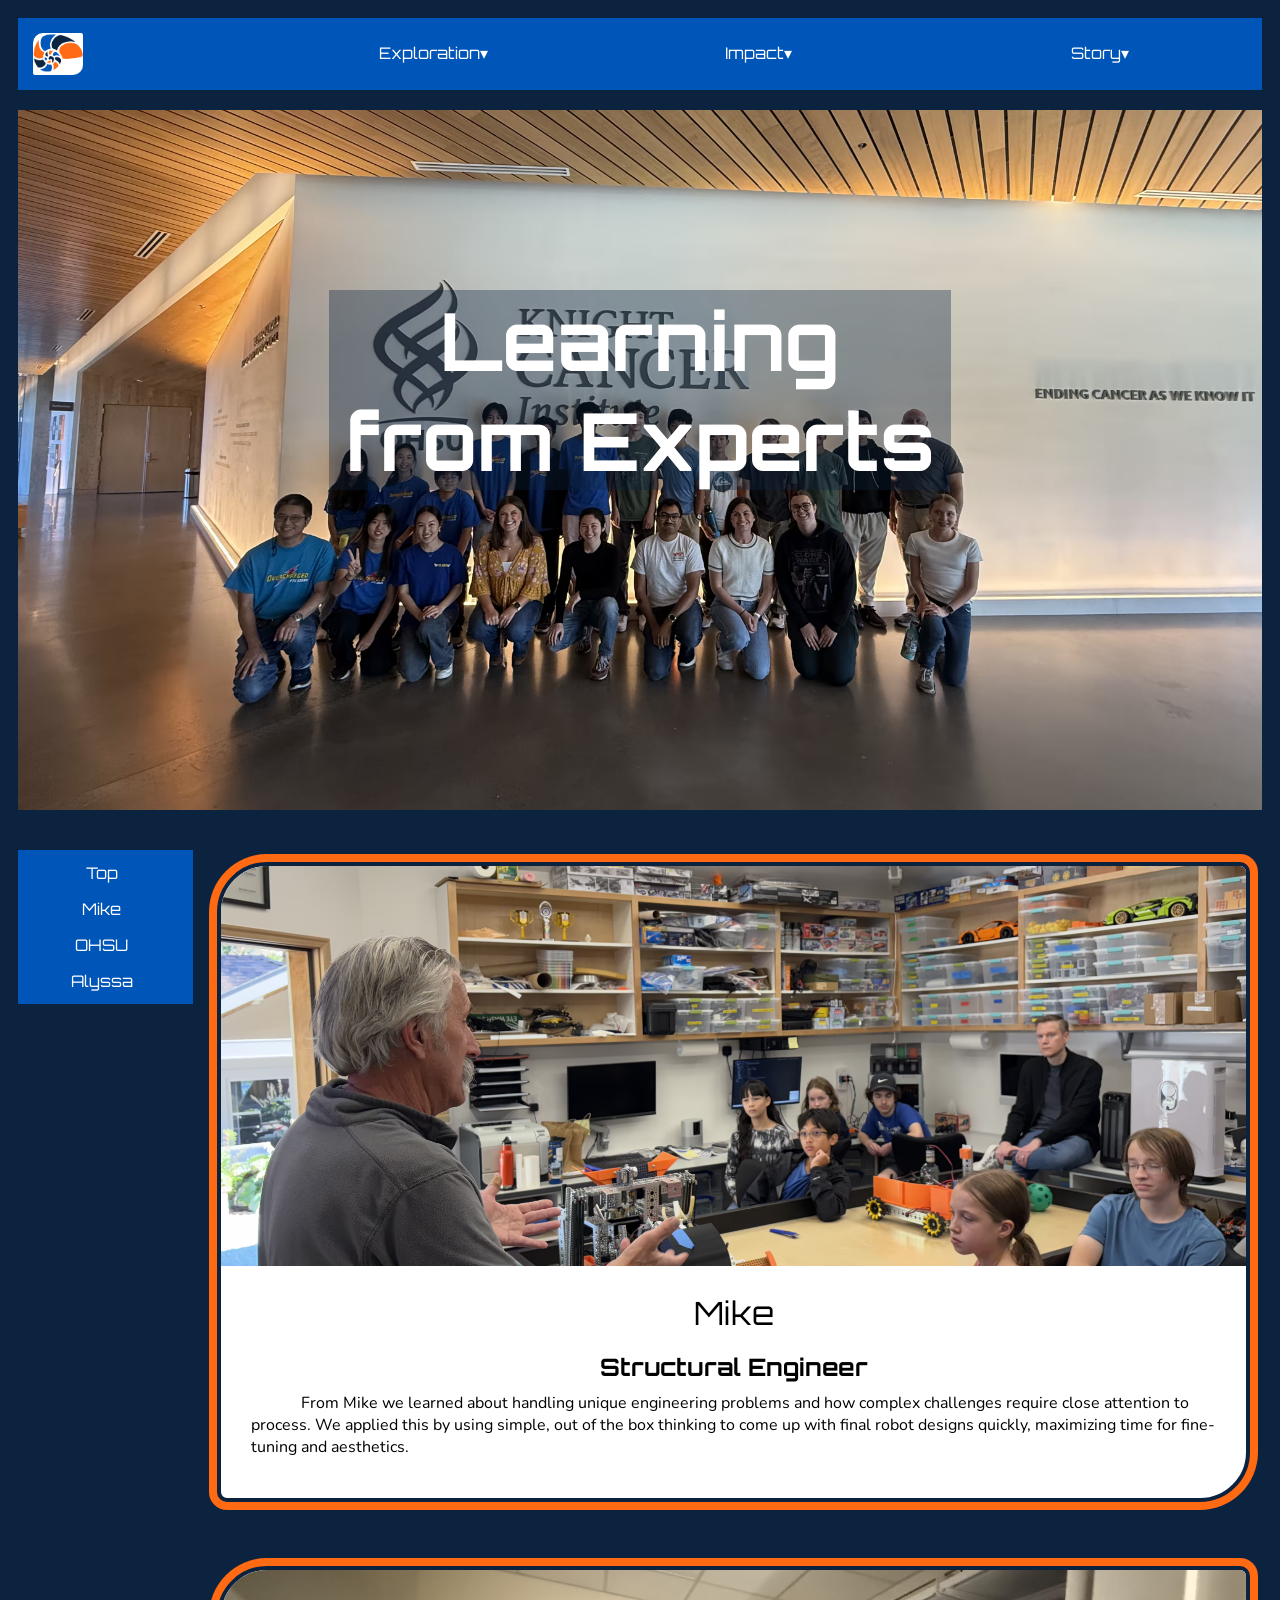
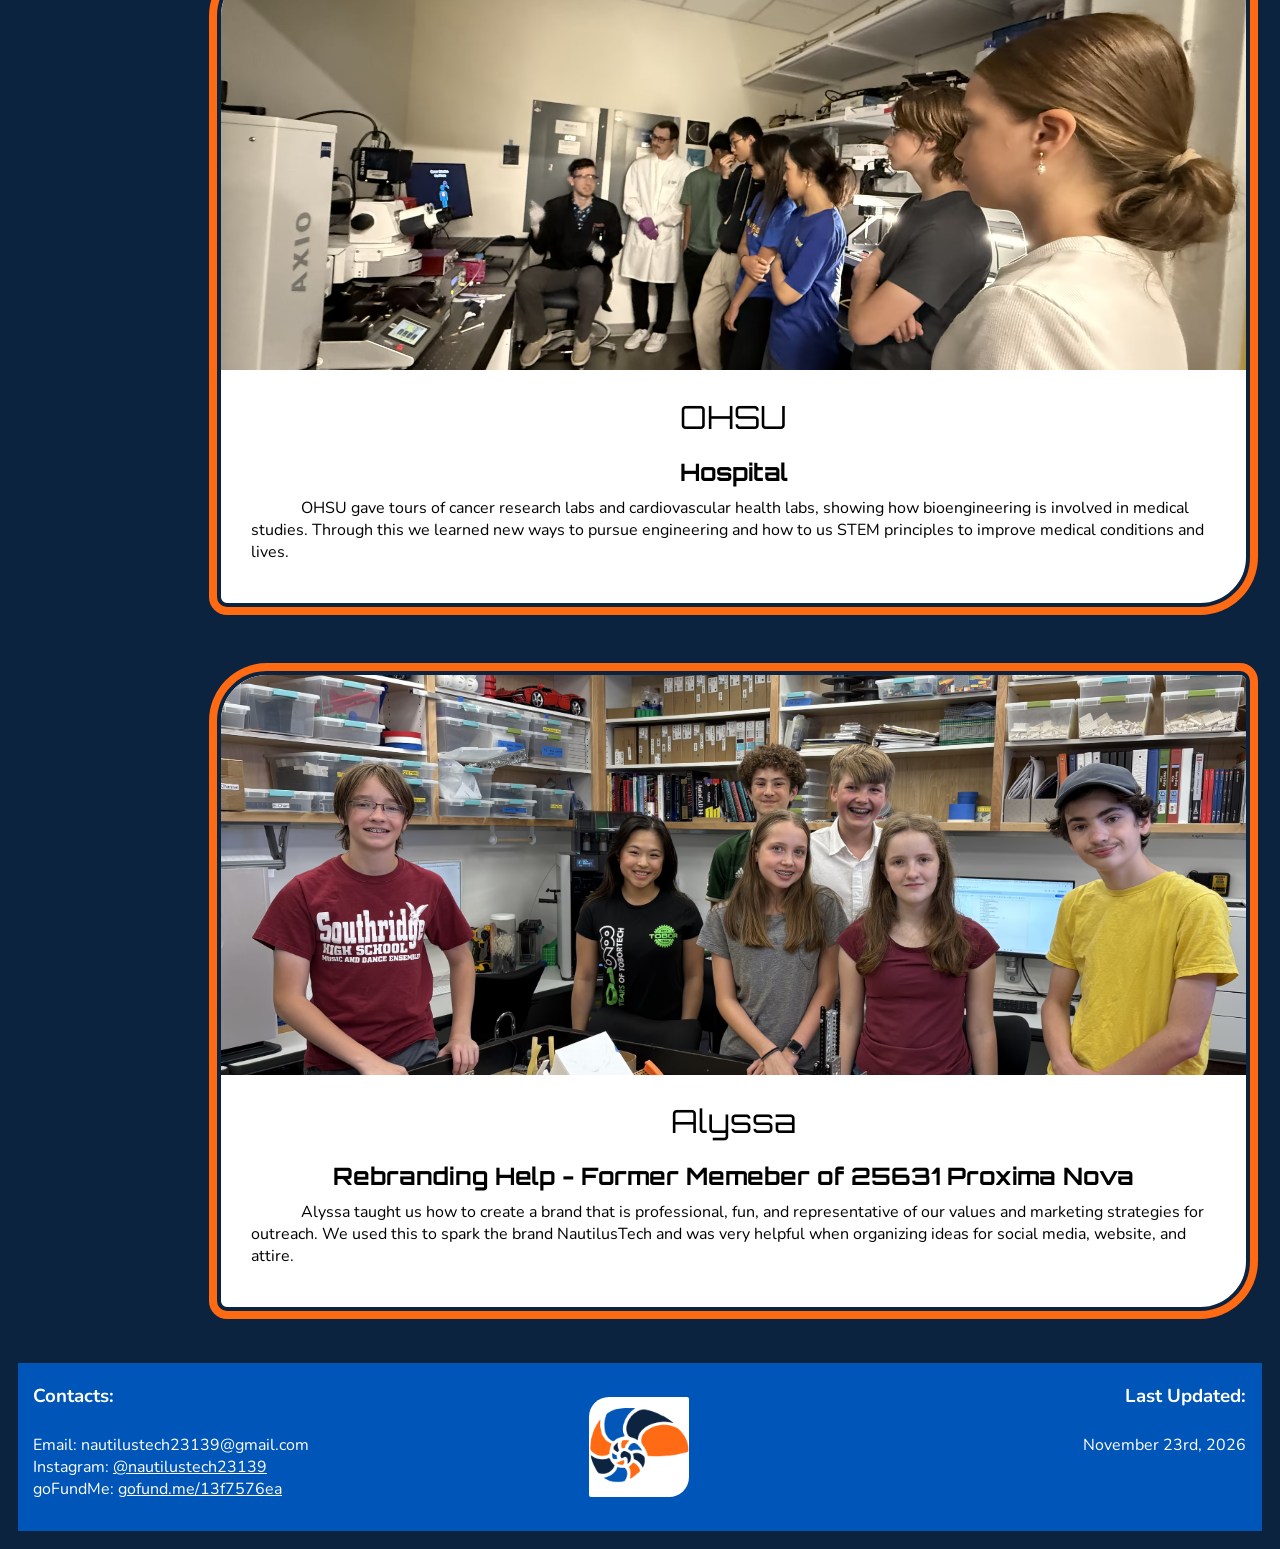
<file: experts.html>
<!doctype html>
<html>
  <head>
    <meta
      name="description"
      content="Discover how FTC team 23139 NautilusTech learns from experts in their community"
    />

    <link rel="stylesheet" href="stylesheet.css?v=5" />

    <!--add fonts Nunito and Orbitron-->
    <link rel="preconnect" href="https://fonts.googleapis.com" />
    <link rel="preconnect" href="https://fonts.gstatic.com" crossorigin />
    <link
      href="https://fonts.googleapis.com/css2?family=Orbitron:wght@400..900&display=swap"
      rel="stylesheet"
    />
    <link rel="preconnect" href="https://fonts.googleapis.com" />
    <link rel="preconnect" href="https://fonts.gstatic.com" crossorigin />
    <link
      href="https://fonts.googleapis.com/css2?family=Nunito:ital,wght@0,200..1000;1,200..1000&display=swap"
      rel="stylesheet"
    />

    <link
      rel="icon"
      type="image/x-icon"
      href="images/fallback/NautilusTech_logo.png"
    />

    <title>Learning from Experts - NautilusTech 23139</title>
  </head>
  <body id="top">
    <nav class="topNav">
      <div style="display: grid; grid-template-columns: 50% 50%">
        <a href="index.html">
          <picture>
            <source
              srcset="images/first/NautilusTech_logo.avif"
              type="image/avif"
            />
            <source
              srcset="images/second/NautilusTech_logo.webp"
              type="image/webp"
            />
            <img
              src="images/fallback/NautilusTech_logo.png"
              alt="NautliusTech logo"
              class="topNavLogo"
            />
          </picture>
        </a>

        <a
          href="javascript:void(0);"
          class="hamburgerIcon"
          onclick="displayNav()"
        >
          &#8801;
        </a>

        <script>
          function displayNav() {
            var headE = document.getElementById("headE");
            var headI = document.getElementById("headI");
            var headS = document.getElementById("headS");
            var optsE = document.getElementById("optsE");
            var optsI = document.getElementById("optsI");
            var optsS = document.getElementById("optsS");

            if (getComputedStyle(headE).display === "none") {
              headE.style.display = "block";
              headI.style.display = "block";
              headS.style.display = "block";
              optsE.style.display = "block";
              optsI.style.display = "block";
              optsS.style.display = "block";
            } else if (getComputedStyle(headE).display === "block") {
              headE.style.display = "none";
              headI.style.display = "none";
              headS.style.display = "none";
              optsE.style.display = "none";
              optsI.style.display = "none";
              optsS.style.display = "none";
            }
          }

          var mediaQuery = window.matchMedia("(min-width: 1000px)");

          function unHamburger(e) {
            if (e.matches) {
              var headE = document.getElementById("headE");
              var headI = document.getElementById("headI");
              var headS = document.getElementById("headS");
              var optsE = document.getElementById("optsE");
              var optsI = document.getElementById("optsI");
              var optsS = document.getElementById("optsS");

              headE.style.removeProperty("display");
              headI.style.removeProperty("display");
              headS.style.removeProperty("display");
              optsE.style.removeProperty("display");
              optsI.style.removeProperty("display");
              optsS.style.removeProperty("display");
            }
          }

          mediaQuery.addEventListener("change", unHamburger);
        </script>
      </div>

      <div class="navDrop">
        <div class="navHead" id="headE">
          <a>Exploration&#9662;</a>
        </div>

        <div class="navOpts" id="optsE">
          <ul>
            <li><a href="season.html">This Year&apos;s Season</a></li>
            <li><a href="robot.html">Our Robot</a></li>
            <li><a href="experts.html">Learning from Experts</a></li>
          </ul>
        </div>
      </div>

      <div class="navDrop">
        <div class="navHead" id="headI">
          <a>Impact&#9662;</a>
        </div>

        <div class="navOpts" id="optsI">
          <ul>
            <li><a href="events.html">Events</a></li>
            <li><a href="tutorials.html">Tutorials</a></li>
            <li><a href="resources.html">More Resources</a></li>
            <li><a href="outreach.html">Past Outreach</a></li>
          </ul>
        </div>
      </div>

      <div class="navDrop">
        <div class="navHead" id="headS">
          <a>Story&#9662;</a>
        </div>

        <div class="navOpts" id="optsS">
          <ul>
            <li><a href="members.html">Members</a></li>
            <li><a href="history.html">Team History</a></li>
            <li><a href="sponsors.html">Sponsors</a></li>
          </ul>
        </div>
      </div>
    </nav>

    <div class="headingPhoto">
      <picture>
        <source srcset="images/first/OHSU_together.avif" type="image/avif" />
        <source srcset="images/second/OHSU_together.webp" type="image/webp" />
        <img
          src="images/fallback/OHSU_together.jpeg"
          alt="NautilusTech other teams' members and coaches in front of OHSU Knight Cancer Institute sign"
          style="object-position: center 70%"
        />
      </picture>
      <h1 class="pageHeading">Learning from Experts</h1>
    </div>

    <div class="pageAndNav">
      <nav class="sideNav">
        <ul>
          <li><a href="#top">Top</a></li>
          <li><a href="#mike">Mike</a></li>
          <li><a href="#ohsu">OHSU</a></li>
          <li><a href="#alyssa">Alyssa</a></li>
        </ul>
      </nav>

      <div class="pageContent">
        <div class="subInfoTrueSize" id="mike">
          <div class="scroll">
            <div class="curveCutOff">
              <div class="subInfoText">
                <div class="subInfoImage">
                  <picture>
                    <source
                      srcset="images/first/mike_presenting.avif"
                      type="image/avif"
                    />
                    <source
                      srcset="images/second/mike_presenting.webp"
                      type="image/webp"
                    />
                    <img
                      src="images/fallback/mike_presenting.jpeg"
                      alt="Mike presenting to the team"
                    />
                  </picture>
                </div>
                <h2>Mike</h2>
                <h3>Structural Engineer</h3>
                <p>
                  From Mike we learned about handling unique engineering
                  problems and how complex challenges require close attention to
                  process. We applied this by using simple, out of the box
                  thinking to come up with final robot designs quickly,
                  maximizing time for fine-tuning and aesthetics.
                </p>
              </div>
            </div>
          </div>
        </div>

        <div class="subInfoTrueSize" id="ohsu">
          <div class="scroll">
            <div class="curveCutOff">
              <div class="subInfoText">
                <div class="subInfoImage">
                  <picture>
                    <source
                      srcset="images/first/OHSU_learning.avif"
                      type="image/avif"
                    />
                    <source
                      srcset="images/second/OHSU_learning.webp"
                      type="image/webp"
                    />
                    <img
                      src="images/fallback/OHSU_learning.jpeg"
                      alt="Teams learning from a man at OHSU Knight Cancer Institute"
                    />
                  </picture>
                </div>
                <h2>OHSU</h2>
                <h3>Hospital</h3>
                <p>
                  OHSU gave tours of cancer research labs and cardiovascular
                  health labs, showing how bioengineering is involved in medical
                  studies. Through this we learned new ways to pursue
                  engineering and how to us STEM principles to improve medical
                  conditions and lives.
                </p>
              </div>
            </div>
          </div>
        </div>

        <div class="subInfoTrueSize" id="alyssa">
          <div class="scroll">
            <div class="curveCutOff">
              <div class="subInfoText">
                <div class="subInfoImage">
                  <picture>
                    <source
                      srcset="images/first/alyssa.avif"
                      type="image/avif"
                    />
                    <source
                      srcset="images/second/alyssa.webp"
                      type="image/webp"
                    />
                    <img
                      src="images/fallback/alyssa.jpeg"
                      alt="NautilusTech members and Alyssa who is wearing a Tobor Tech shirt"
                      style="object-position: center 40%"
                    />
                  </picture>
                </div>
                <h2>Alyssa</h2>
                <h3>Rebranding Help - Former Memeber of 25631 Proxima Nova</h3>
                <p>
                  Alyssa taught us how to create a brand that is professional,
                  fun, and representative of our values and marketing strategies
                  for outreach. We used this to spark the brand NautilusTech and
                  was very helpful when organizing ideas for social media,
                  website, and attire.
                </p>
              </div>
            </div>
          </div>
        </div>
      </div>
    </div>

    <footer>
      <div>
        <h4>Contacts:</h4>
        <p>
          Email: nautilustech23139@gmail.com<br />
          Instagram:
          <a
            style="text-decoration: underline"
            href="https://www.instagram.com/nautilustech23139"
            target="_blank"
            >@nautilustech23139</a
          ><br />
          goFundMe:
          <a
            style="text-decoration: underline"
            href="https://gofund.me/13f7576ea"
            target="_blank"
            >gofund.me/13f7576ea</a
          >
        </p>
      </div>
      <div style="display: flex; align-items: center; justify-content: center">
        <picture>
          <source
            srcset="images/first/NautilusTech_logo.avif"
            type="image/avif"
          />
          <source
            srcset="images/second/NautilusTech_logo.webp"
            type="image/webp"
          />
          <img
            src="images/fallback/NautilusTech_logo.png"
            alt="NautilusTech logo"
            style="height: 100px; width: 100px; border-radius: 20px 2px"
            class="hideInMobile"
          />
        </picture>
      </div>
      <div class="rightAlign">
        <h4 class="rightAlign">Last Updated:</h4>
        <p>November 23rd, 2026</p>
      </div>
    </footer>
  </body>
</html>
</file>
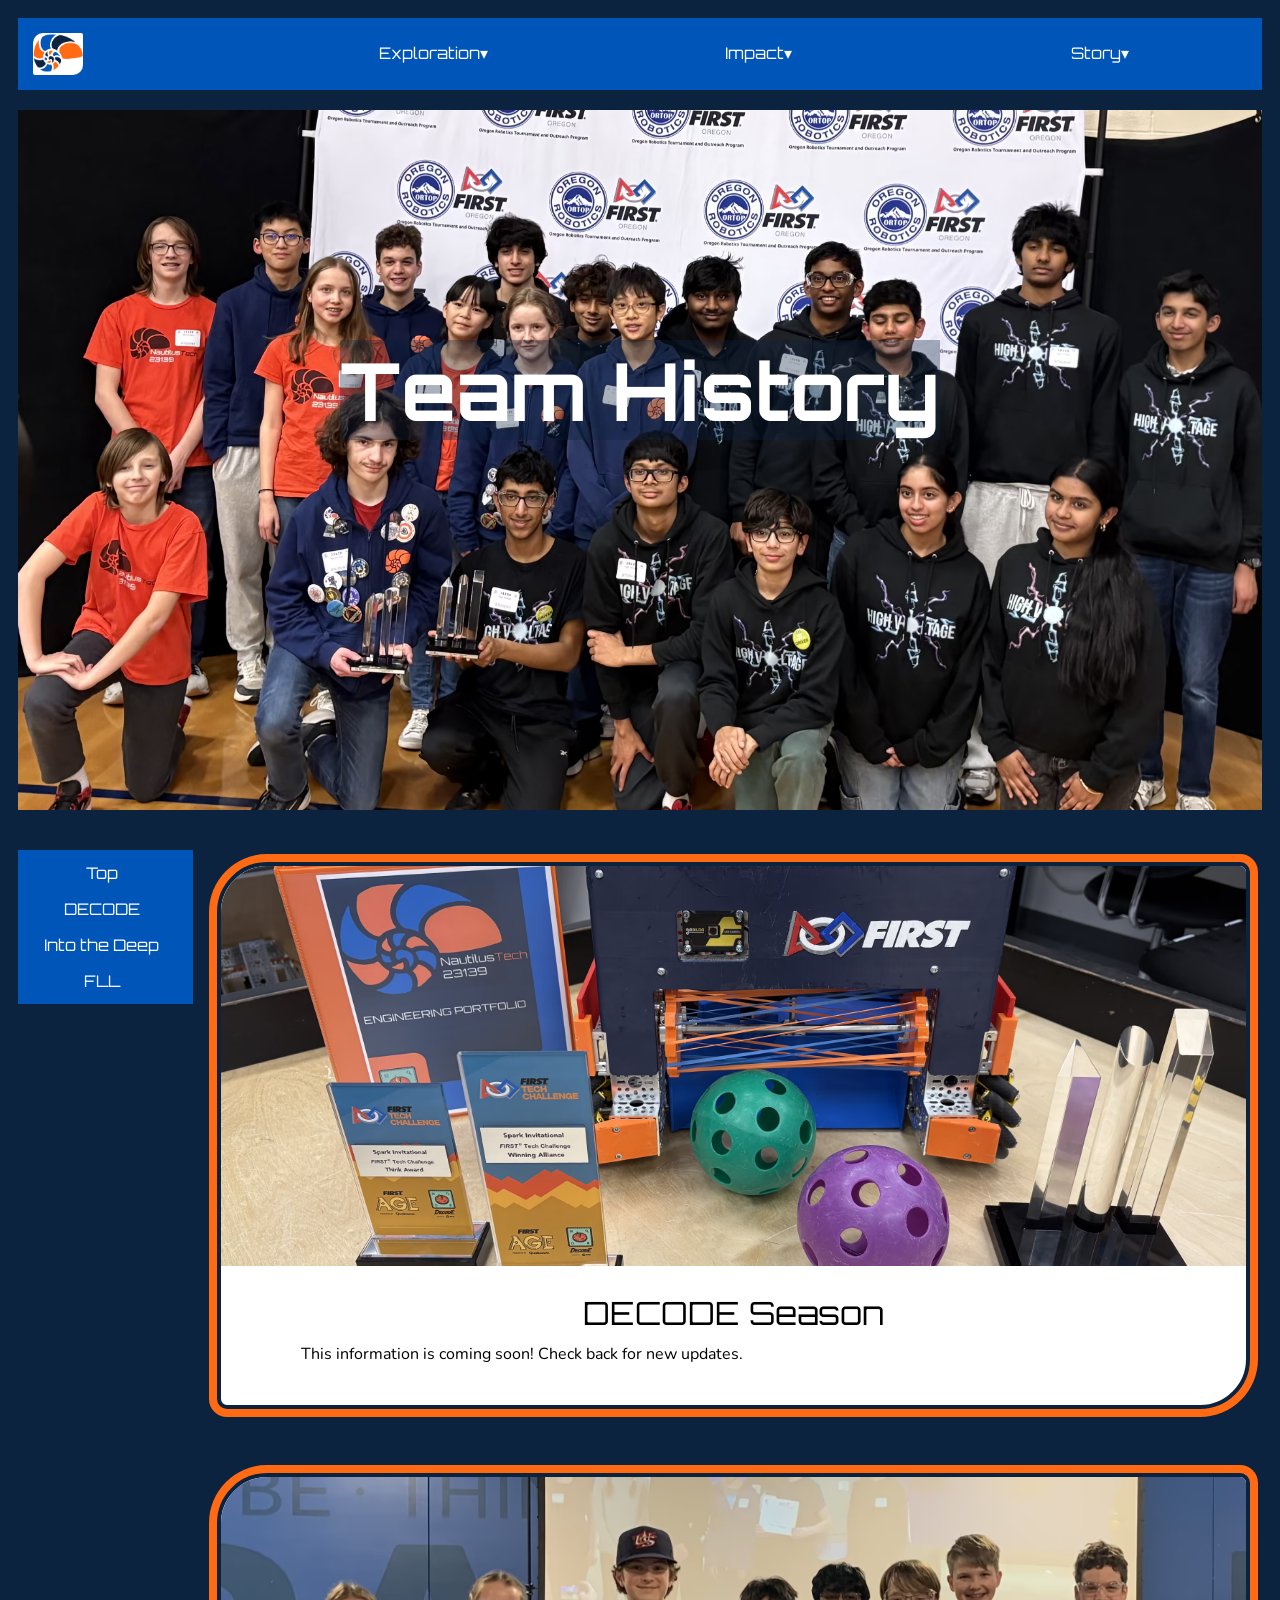
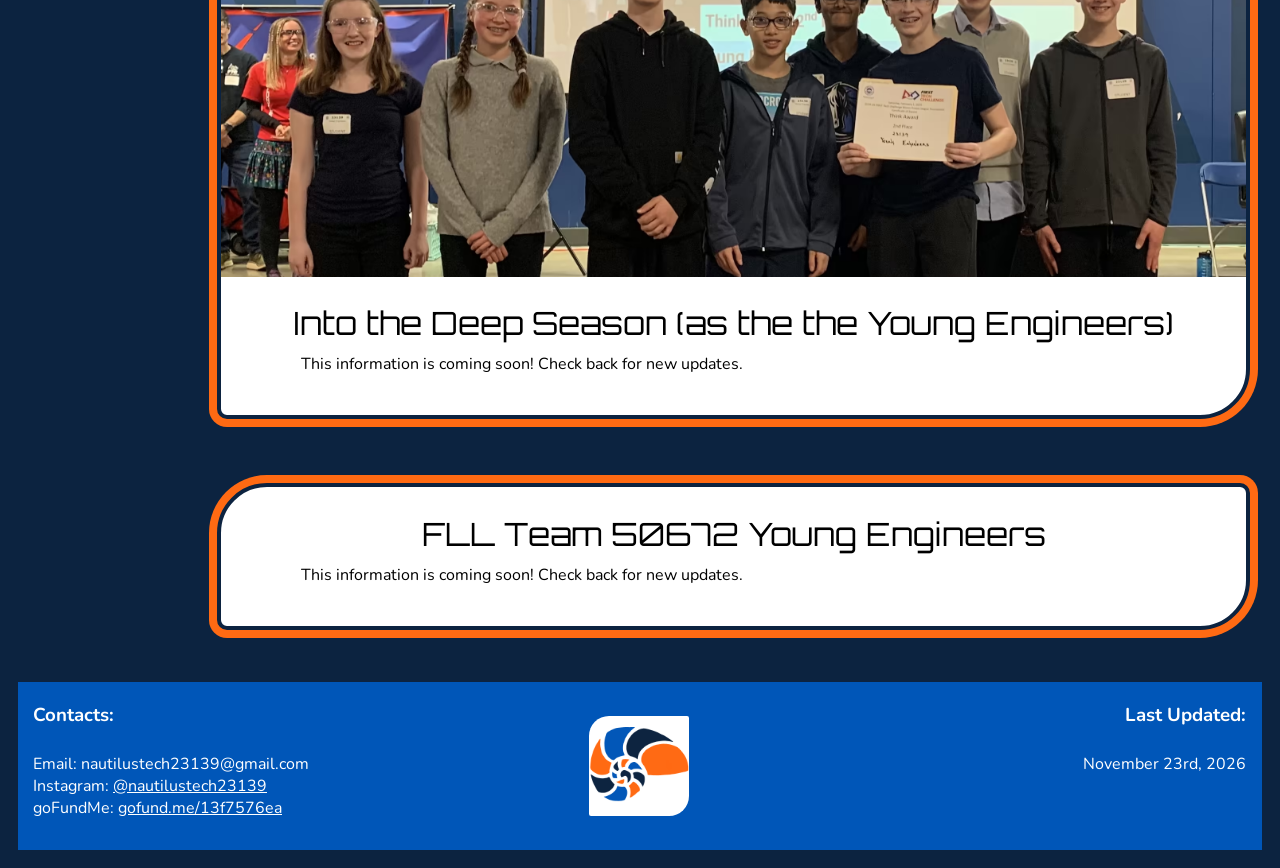
<file: history.html>
<!doctype html>
<html>
  <head>
    <meta
      name="description"
      content="Learn about the events in past seasons that made FTC team 23139 NautilusTech who they are today"
    />
    <link rel="stylesheet" href="stylesheet.css?v=5" />

    <!--add fonts Nunito and Orbitron-->
    <link rel="preconnect" href="https://fonts.googleapis.com" />
    <link rel="preconnect" href="https://fonts.gstatic.com" crossorigin />
    <link
      href="https://fonts.googleapis.com/css2?family=Orbitron:wght@400..900&display=swap"
      rel="stylesheet"
    />
    <link rel="preconnect" href="https://fonts.googleapis.com" />
    <link rel="preconnect" href="https://fonts.gstatic.com" crossorigin />
    <link
      href="https://fonts.googleapis.com/css2?family=Nunito:ital,wght@0,200..1000;1,200..1000&display=swap"
      rel="stylesheet"
    />

    <link
      rel="icon"
      type="image/x-icon"
      href="images/fallback/NautilusTech_logo.png"
    />

    <title>Team History - NautilusTech 23139</title>
  </head>
  <body id="top">
    <nav class="topNav">
      <div style="display: grid; grid-template-columns: 50% 50%">
        <a href="index.html">
          <picture>
            <source
              srcset="images/first/NautilusTech_logo.avif"
              type="image/avif"
            />
            <source
              srcset="images/second/NautilusTech_logo.webp"
              type="image/webp"
            />
            <img
              src="images/fallback/NautilusTech_logo.png"
              alt="NautliusTech logo"
              class="topNavLogo"
            />
          </picture>
        </a>

        <a
          href="javascript:void(0);"
          class="hamburgerIcon"
          onclick="displayNav()"
        >
          &#8801;
        </a>

        <script>
          function displayNav() {
            var headE = document.getElementById("headE");
            var headI = document.getElementById("headI");
            var headS = document.getElementById("headS");
            var optsE = document.getElementById("optsE");
            var optsI = document.getElementById("optsI");
            var optsS = document.getElementById("optsS");

            if (getComputedStyle(headE).display === "none") {
              headE.style.display = "block";
              headI.style.display = "block";
              headS.style.display = "block";
              optsE.style.display = "block";
              optsI.style.display = "block";
              optsS.style.display = "block";
            } else if (getComputedStyle(headE).display === "block") {
              headE.style.display = "none";
              headI.style.display = "none";
              headS.style.display = "none";
              optsE.style.display = "none";
              optsI.style.display = "none";
              optsS.style.display = "none";
            }
          }

          var mediaQuery = window.matchMedia("(min-width: 1000px)");

          function unHamburger(e) {
            if (e.matches) {
              var headE = document.getElementById("headE");
              var headI = document.getElementById("headI");
              var headS = document.getElementById("headS");
              var optsE = document.getElementById("optsE");
              var optsI = document.getElementById("optsI");
              var optsS = document.getElementById("optsS");

              headE.style.removeProperty("display");
              headI.style.removeProperty("display");
              headS.style.removeProperty("display");
              optsE.style.removeProperty("display");
              optsI.style.removeProperty("display");
              optsS.style.removeProperty("display");
            }
          }

          mediaQuery.addEventListener("change", unHamburger);
        </script>
      </div>

      <div class="navDrop">
        <div class="navHead" id="headE">
          <a>Exploration&#9662;</a>
        </div>

        <div class="navOpts" id="optsE">
          <ul>
            <li><a href="season.html">This Year&apos;s Season</a></li>
            <li><a href="robot.html">Our Robot</a></li>
            <li><a href="experts.html">Learning from Experts</a></li>
          </ul>
        </div>
      </div>

      <div class="navDrop">
        <div class="navHead" id="headI">
          <a>Impact&#9662;</a>
        </div>

        <div class="navOpts" id="optsI">
          <ul>
            <li><a href="events.html">Events</a></li>
            <li><a href="tutorials.html">Tutorials</a></li>
            <li><a href="resources.html">More Resources</a></li>
            <li><a href="outreach.html">Past Outreach</a></li>
          </ul>
        </div>
      </div>

      <div class="navDrop">
        <div class="navHead" id="headS">
          <a>Story&#9662;</a>
        </div>

        <div class="navOpts" id="optsS">
          <ul>
            <li><a href="members.html">Members</a></li>
            <li><a href="history.html">Team History</a></li>
            <li><a href="sponsors.html">Sponsors</a></li>
          </ul>
        </div>
      </div>
    </nav>

    <div class="headingPhoto">
      <picture>
        <source
          srcset="images/first/us_and_high_voltage.avif"
          type="image/avif"
        />
        <source
          srcset="images/second/us_and_high_voltage.webp"
          type="image/webp"
        />
        <img
          src="images/fallback/us_and_high_voltage.jpeg"
          alt="NautilusTech and High Voltage members standing together with semi-finalist alliance trophies"
          style="object-position: center 40%"
        />
      </picture>
      <h1 class="pageHeading">Team History</h1>
    </div>

    <div class="pageAndNav">
      <nav class="sideNav">
        <ul>
          <li><a href="#top">Top</a></li>
          <li><a href="#decode">DECODE</a></li>
          <li><a href="#intoTheDeep">Into the Deep</a></li>
          <li><a href="#fll">FLL</a></li>
        </ul>
      </nav>

      <div class="pageContent">
        <div class="subInfoTrueSize" id="decode">
          <div class="scroll">
            <div class="curveCutOff">
              <div class="subInfoText">
                <div class="subInfoImage">
                  <picture>
                    <source
                      srcset="images/first/decode_robot_with_awards.avif"
                      type="image/avif"
                    />
                    <source
                      srcset="images/second/decode_robot_with_awards.webp"
                      type="image/webp"
                    />
                    <img
                      src="images/fallback/decode_robot_with_awards.jpeg"
                      alt="NautilusTech DECODE robot with engineering portfolio, awards from the Spark Invitational, awards from the state championship, and game elements"
                    />
                  </picture>
                </div>
                <h2>DECODE Season</h2>
                <p>
                  This information is coming soon! Check back for new updates.
                </p>
              </div>
            </div>
          </div>
        </div>

        <div class="subInfoTrueSize" id="intoTheDeep">
          <div class="scroll">
            <div class="curveCutOff">
              <div class="subInfoText">
                <div class="subInfoImage">
                  <picture>
                    <source
                      srcset="images/first/into_the_deep_think.avif"
                      type="image/avif"
                    />
                    <source
                      srcset="images/second/into_the_deep_think.webp"
                      type="image/webp"
                    />
                    <img
                      src="images/fallback/into_the_deep_think.jpeg"
                      alt="Young Engineers (former name of NautilusTech) members standing with 2nd place think award certificate"
                      style="object-position: center 20%"
                    />
                  </picture>
                </div>
                <h2>Into the Deep Season (as the the Young Engineers)</h2>
                <p>
                  This information is coming soon! Check back for new updates.
                </p>
              </div>
            </div>
          </div>
        </div>

        <div class="subInfoTrueSize" id="fll">
          <div class="scroll">
            <div class="curveCutOff">
              <div class="subInfoText">
                <h2>FLL Team 50672 Young Engineers</h2>
                <p>
                  This information is coming soon! Check back for new updates.
                </p>
              </div>
            </div>
          </div>
        </div>
      </div>
    </div>

    <footer>
      <div>
        <h4>Contacts:</h4>
        <p>
          Email: nautilustech23139@gmail.com<br />
          Instagram:
          <a
            style="text-decoration: underline"
            href="https://www.instagram.com/nautilustech23139"
            target="_blank"
            >@nautilustech23139</a
          ><br />
          goFundMe:
          <a
            style="text-decoration: underline"
            href="https://gofund.me/13f7576ea"
            target="_blank"
            >gofund.me/13f7576ea</a
          >
        </p>
      </div>
      <div style="display: flex; align-items: center; justify-content: center">
        <picture>
          <source
            srcset="images/first/NautilusTech_logo.avif"
            type="image/avif"
          />
          <source
            srcset="images/second/NautilusTech_logo.webp"
            type="image/webp"
          />
          <img
            src="images/fallback/NautilusTech_logo.png"
            alt="NautilusTech logo"
            style="height: 100px; width: 100px; border-radius: 20px 2px"
            class="hideInMobile"
          />
        </picture>
      </div>
      <div class="rightAlign">
        <h4 class="rightAlign">Last Updated:</h4>
        <p>November 23rd, 2026</p>
      </div>
    </footer>
  </body>
</html>
</file>
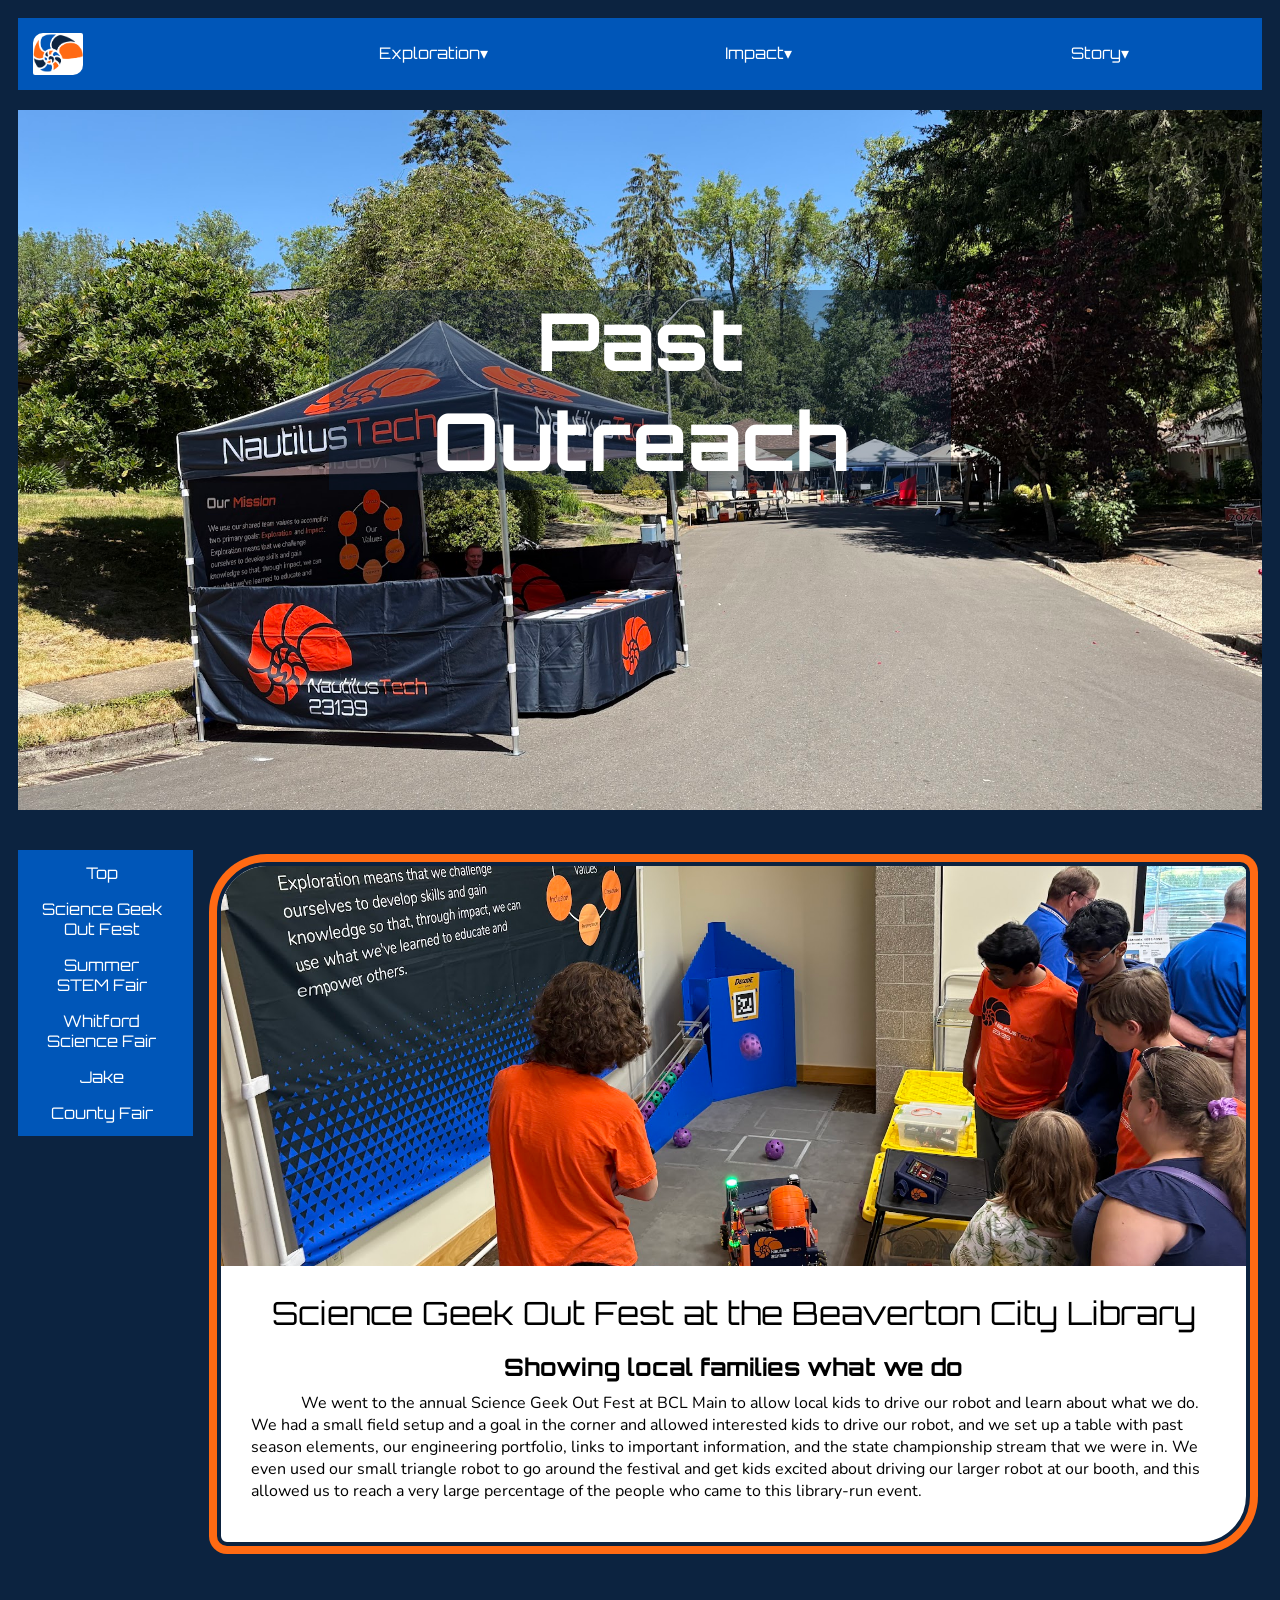
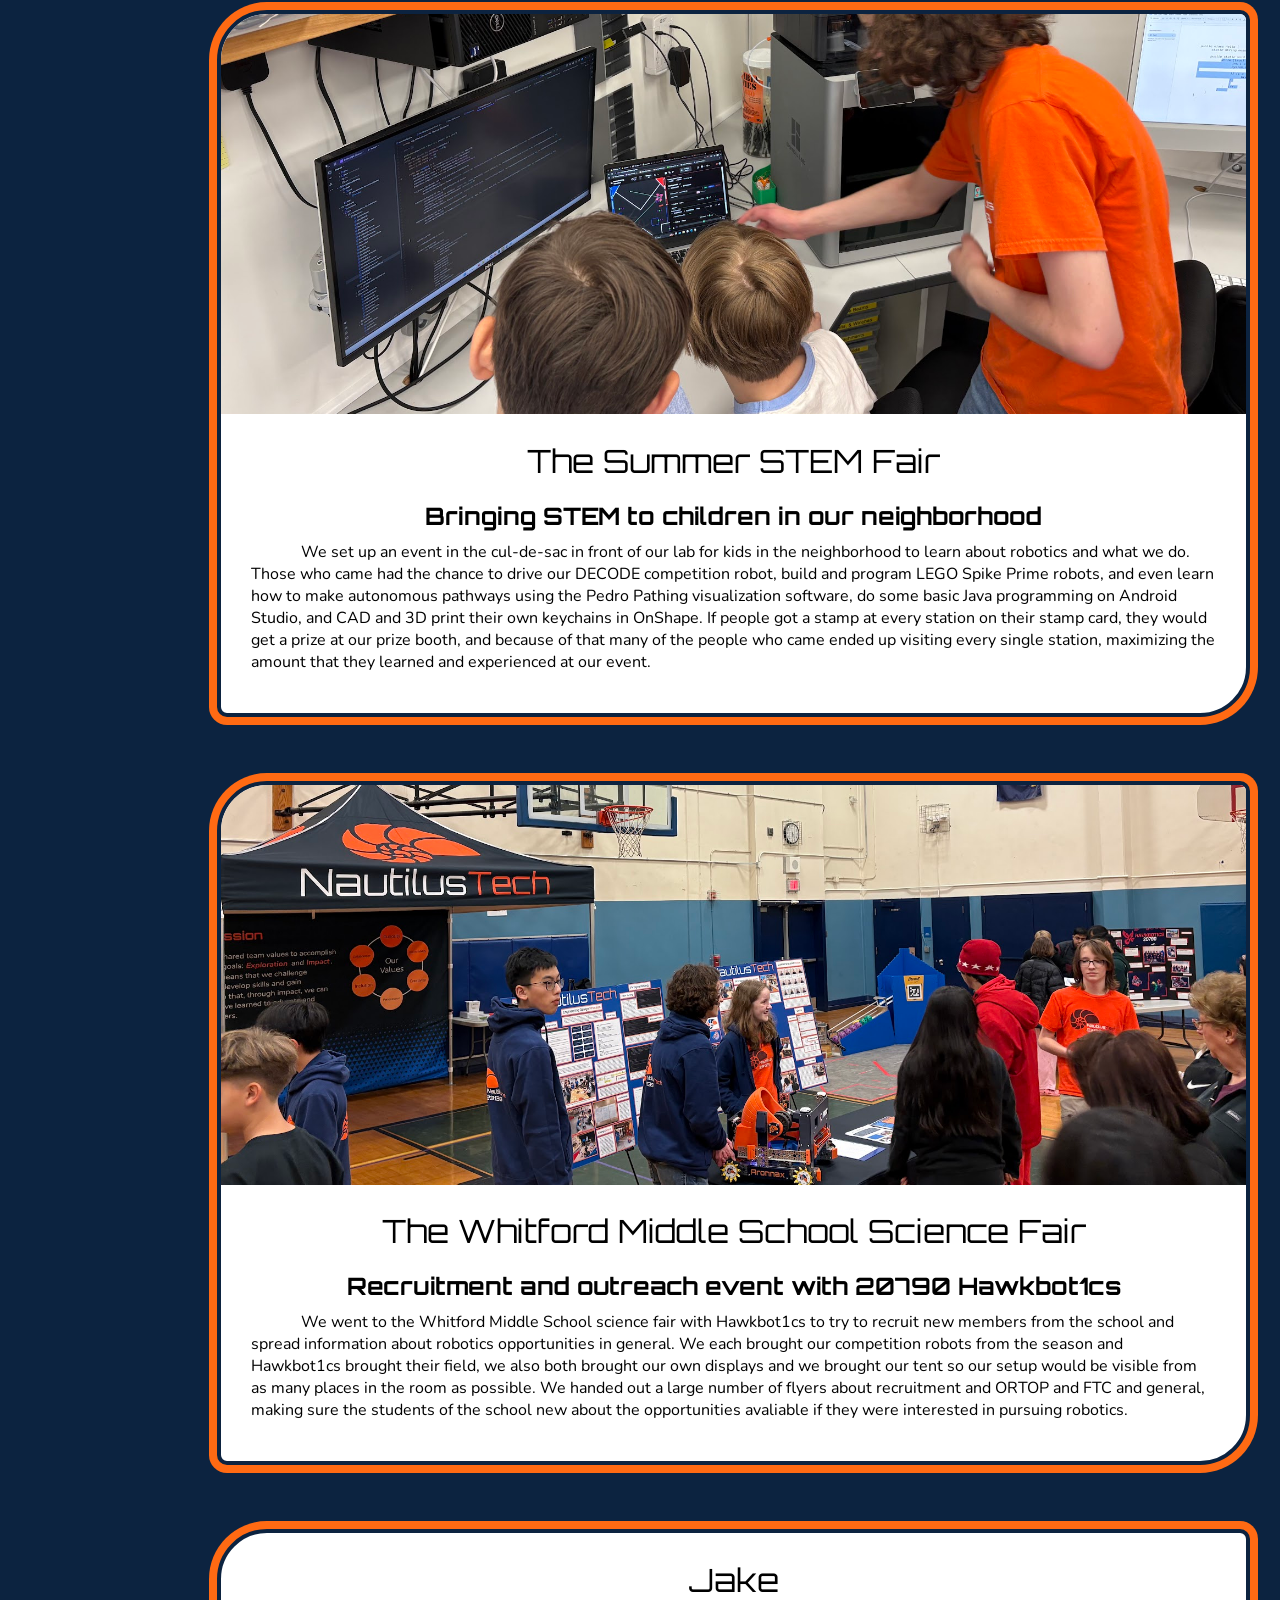
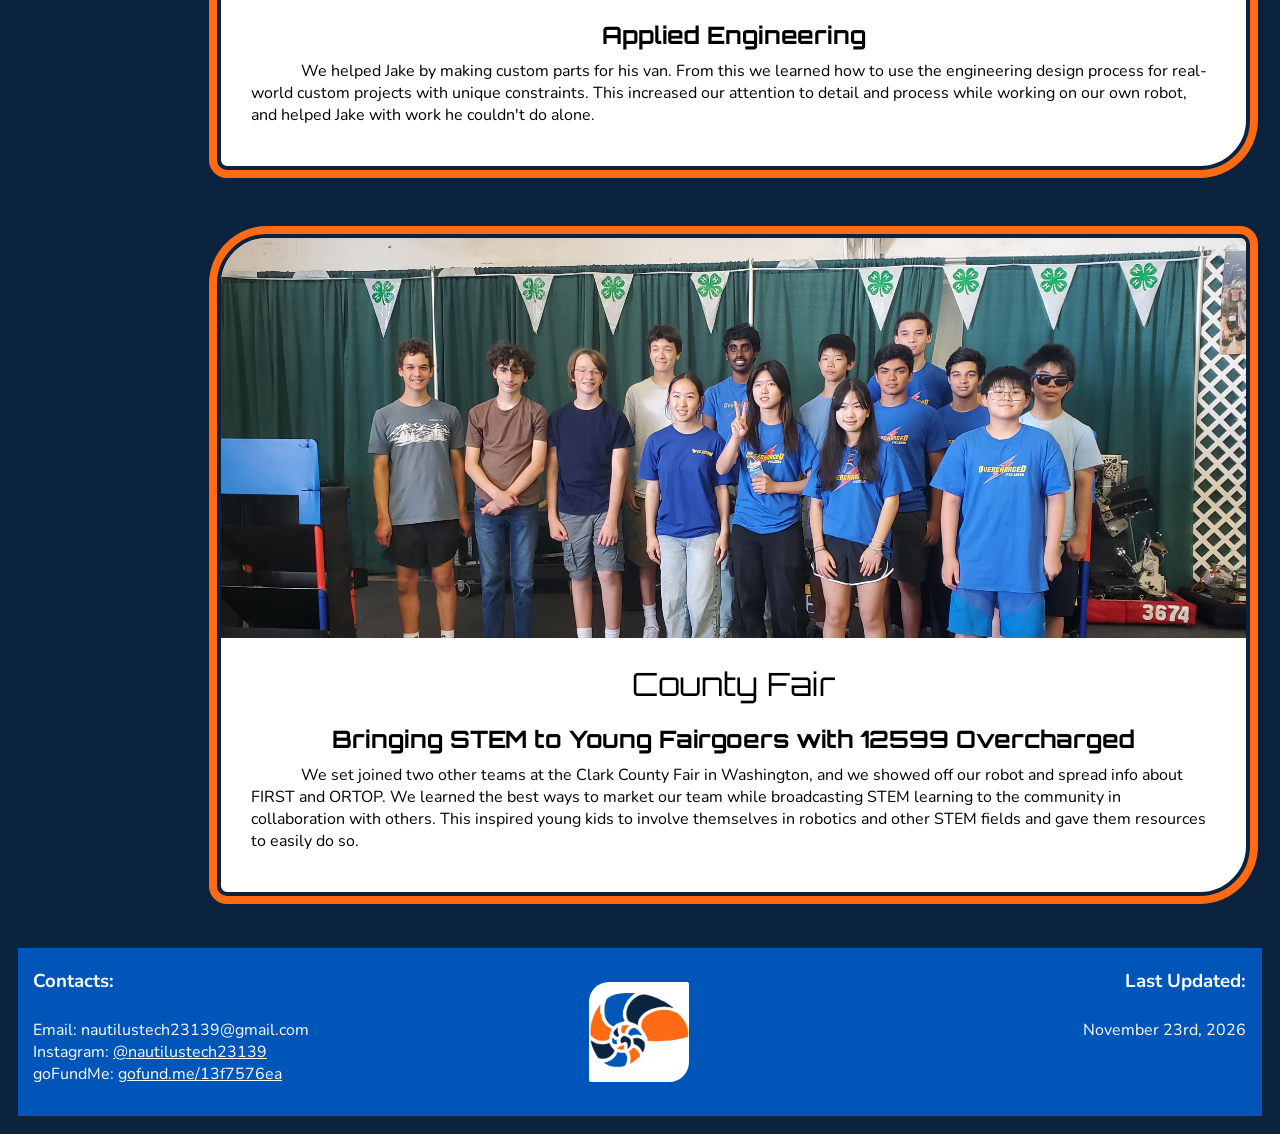
<file: outreach.html>
<!doctype html>
<html>
  <head>
    <meta
      name="description"
      content="See how FTC team 23139 NautilusTech has helped its community in the past"
    />

    <link rel="stylesheet" href="stylesheet.css?v=5" />

    <!--add fonts Nunito and Orbitron-->
    <link rel="preconnect" href="https://fonts.googleapis.com" />
    <link rel="preconnect" href="https://fonts.gstatic.com" crossorigin />
    <link
      href="https://fonts.googleapis.com/css2?family=Orbitron:wght@400..900&display=swap"
      rel="stylesheet"
    />
    <link rel="preconnect" href="https://fonts.googleapis.com" />
    <link rel="preconnect" href="https://fonts.gstatic.com" crossorigin />
    <link
      href="https://fonts.googleapis.com/css2?family=Nunito:ital,wght@0,200..1000;1,200..1000&display=swap"
      rel="stylesheet"
    />

    <link
      rel="icon"
      type="image/x-icon"
      href="images/fallback/NautilusTech_logo.png"
    />

    <title>Past Outreach - NautilusTech 23139</title>
  </head>
  <body id="top">
    <nav class="topNav">
      <div style="display: grid; grid-template-columns: 50% 50%">
        <a href="index.html">
          <picture>
            <source
              srcset="images/first/NautilusTech_logo.avif"
              type="image/avif"
            />
            <source
              srcset="images/second/NautilusTech_logo.webp"
              type="image/webp"
            />
            <img
              src="images/fallback/NautilusTech_logo.png"
              alt="NautliusTech logo"
              class="topNavLogo"
            />
          </picture>
        </a>

        <a
          href="javascript:void(0);"
          class="hamburgerIcon"
          onclick="displayNav()"
        >
          &#8801;
        </a>

        <script>
          function displayNav() {
            var headE = document.getElementById("headE");
            var headI = document.getElementById("headI");
            var headS = document.getElementById("headS");
            var optsE = document.getElementById("optsE");
            var optsI = document.getElementById("optsI");
            var optsS = document.getElementById("optsS");

            if (getComputedStyle(headE).display === "none") {
              headE.style.display = "block";
              headI.style.display = "block";
              headS.style.display = "block";
              optsE.style.display = "block";
              optsI.style.display = "block";
              optsS.style.display = "block";
            } else if (getComputedStyle(headE).display === "block") {
              headE.style.display = "none";
              headI.style.display = "none";
              headS.style.display = "none";
              optsE.style.display = "none";
              optsI.style.display = "none";
              optsS.style.display = "none";
            }
          }

          var mediaQuery = window.matchMedia("(min-width: 1000px)");

          function unHamburger(e) {
            if (e.matches) {
              var headE = document.getElementById("headE");
              var headI = document.getElementById("headI");
              var headS = document.getElementById("headS");
              var optsE = document.getElementById("optsE");
              var optsI = document.getElementById("optsI");
              var optsS = document.getElementById("optsS");

              headE.style.removeProperty("display");
              headI.style.removeProperty("display");
              headS.style.removeProperty("display");
              optsE.style.removeProperty("display");
              optsI.style.removeProperty("display");
              optsS.style.removeProperty("display");
            }
          }

          mediaQuery.addEventListener("change", unHamburger);
        </script>
      </div>

      <div class="navDrop">
        <div class="navHead" id="headE">
          <a>Exploration&#9662;</a>
        </div>

        <div class="navOpts" id="optsE">
          <ul>
            <li><a href="season.html">This Year&apos;s Season</a></li>
            <li><a href="robot.html">Our Robot</a></li>
            <li><a href="experts.html">Learning from Experts</a></li>
          </ul>
        </div>
      </div>

      <div class="navDrop">
        <div class="navHead" id="headI">
          <a>Impact&#9662;</a>
        </div>

        <div class="navOpts" id="optsI">
          <ul>
            <li><a href="events.html">Events</a></li>
            <li><a href="tutorials.html">Tutorials</a></li>
            <li><a href="resources.html">More Resources</a></li>
            <li><a href="outreach.html">Past Outreach</a></li>
          </ul>
        </div>
      </div>

      <div class="navDrop">
        <div class="navHead" id="headS">
          <a>Story&#9662;</a>
        </div>

        <div class="navOpts" id="optsS">
          <ul>
            <li><a href="members.html">Members</a></li>
            <li><a href="history.html">Team History</a></li>
            <li><a href="sponsors.html">Sponsors</a></li>
          </ul>
        </div>
      </div>
    </nav>

    <div class="headingPhoto">
      <img
        src="images\fairSetup.jpeg"
        alt="Tents set up outdoors in cul-de-sac outside NautilusTech's lab for summer event"
        style="object-position: center 60%"
      />
      <h1 class="pageHeading">Past Outreach</h1>
    </div>

    <div class="pageAndNav">
      <nav class="sideNav">
        <ul>
          <li><a href="#top">Top</a></li>
          <li><a href="#geekOut">Science Geek Out Fest</a></li>
          <li><a href="#summerFair">Summer STEM Fair</a></li>
          <li><a href="#scienceFair">Whitford Science Fair</a></li>
          <li><a href="#jake">Jake</a></li>
          <li><a href="#countyFair">County Fair</a></li>
        </ul>
      </nav>

      <div class="pageContent">
        <div class="subInfoTrueSize" id="geekOut">
          <div class="scroll">
            <div class="curveCutOff">
              <div class="subInfoText">
                <div class="subInfoImage">
                  <img
                    src="images\geekOut.jpeg"
                    alt="Little kid driving our DECODE compatition robot with a NautilusTech member at library event"
                    style="object-position: center 70%"
                  />
                </div>
                <h2>Science Geek Out Fest at the Beaverton City Library</h2>
                <h3>Showing local families what we do</h3>
                <p>
                  We went to the annual Science Geek Out Fest at BCL Main to
                  allow local kids to drive our robot and learn about what we
                  do. We had a small field setup and a goal in the corner and
                  allowed interested kids to drive our robot, and we set up a
                  table with past season elements, our engineering portfolio,
                  links to important information, and the state championship
                  stream that we were in. We even used our small triangle robot
                  to go around the festival and get kids excited about driving
                  our larger robot at our booth, and this allowed us to reach a
                  very large percentage of the people who came to this
                  library-run event.
                </p>
              </div>
            </div>
          </div>
        </div>

        <div class="subInfoTrueSize" id="summerFair">
          <div class="scroll">
            <div class="curveCutOff">
              <div class="subInfoText">
                <div class="subInfoImage">
                  <img
                    src="images\fairDemo.jpeg"
                    alt="NautilusTech member showing autonomous pathing software to two young boys at team-run event"
                    style="object-position: center 90%"
                  />
                </div>
                <h2>The Summer STEM Fair</h2>
                <h3>Bringing STEM to children in our neighborhood</h3>
                <p>
                  We set up an event in the cul-de-sac in front of our lab for
                  kids in the neighborhood to learn about robotics and what we
                  do. Those who came had the chance to drive our DECODE
                  competition robot, build and program LEGO Spike Prime robots,
                  and even learn how to make autonomous pathways using the Pedro
                  Pathing visualization software, do some basic Java programming
                  on Android Studio, and CAD and 3D print their own keychains in
                  OnShape. If people got a stamp at every station on their stamp
                  card, they would get a prize at our prize booth, and because
                  of that many of the people who came ended up visiting every
                  single station, maximizing the amount that they learned and
                  experienced at our event.
                </p>
              </div>
            </div>
          </div>
        </div>

        <div class="subInfoTrueSize" id="scienceFair">
          <div class="scroll">
            <div class="curveCutOff">
              <div class="subInfoText">
                <div class="subInfoImage">
                  <img
                    src="images\scienceFair.jpeg"
                    alt="NautilusTech and Hawkbot1cs booth setup at Whitford Middle School science fair"
                    style="object-position: center 80%"
                  />
                </div>
                <h2>The Whitford Middle School Science Fair</h2>
                <h3>Recruitment and outreach event with 20790 Hawkbot1cs</h3>
                <p>
                  We went to the Whitford Middle School science fair with
                  Hawkbot1cs to try to recruit new members from the school and
                  spread information about robotics opportunities in general. We
                  each brought our competition robots from the season and
                  Hawkbot1cs brought their field, we also both brought our own
                  displays and we brought our tent so our setup would be visible
                  from as many places in the room as possible. We handed out a
                  large number of flyers about recruitment and ORTOP and FTC and
                  general, making sure the students of the school new about the
                  opportunities avaliable if they were interested in pursuing
                  robotics.
                </p>
              </div>
            </div>
          </div>
        </div>

        <div class="subInfoTrueSize" id="jake">
          <div class="scroll">
            <div class="curveCutOff">
              <div class="subInfoText">
                <h2>Jake</h2>
                <h3>Applied Engineering</h3>
                <p>
                  We helped Jake by making custom parts for his van. From this
                  we learned how to use the engineering design process for
                  real-world custom projects with unique constraints. This
                  increased our attention to detail and process while working on
                  our own robot, and helped Jake with work he couldn&apos;t do
                  alone.
                </p>
              </div>
            </div>
          </div>
        </div>

        <div class="subInfoTrueSize" id="countyFair">
          <div class="scroll">
            <div class="curveCutOff">
              <div class="subInfoText">
                <div class="subInfoImage">
                  <picture>
                    <source
                      srcset="images/first/county_fair.avif"
                      type="image/avif"
                    />
                    <source
                      srcset="images/second/county_fair.webp"
                      type="image/webp"
                    />
                    <img
                      src="images/fallback/county_fair.jpeg"
                      alt="NautilusTech and Overcharged members with robots at county fair in Washington State"
                      style="object-position: center 35%"
                    />
                  </picture>
                </div>
                <h2>County Fair</h2>
                <h3>Bringing STEM to Young Fairgoers with 12599 Overcharged</h3>
                <p>
                  We set joined two other teams at the Clark County Fair in
                  Washington, and we showed off our robot and spread info about
                  FIRST and ORTOP. We learned the best ways to market our team
                  while broadcasting STEM learning to the community in
                  collaboration with others. This inspired young kids to involve
                  themselves in robotics and other STEM fields and gave them
                  resources to easily do so.
                </p>
              </div>
            </div>
          </div>
        </div>
      </div>
    </div>

    <footer>
      <div>
        <h4>Contacts:</h4>
        <p>
          Email: nautilustech23139@gmail.com<br />
          Instagram:
          <a
            style="text-decoration: underline"
            href="https://www.instagram.com/nautilustech23139"
            target="_blank"
            >@nautilustech23139</a
          ><br />
          goFundMe:
          <a
            style="text-decoration: underline"
            href="https://gofund.me/13f7576ea"
            target="_blank"
            >gofund.me/13f7576ea</a
          >
        </p>
      </div>
      <div style="display: flex; align-items: center; justify-content: center">
        <picture>
          <source
            srcset="images/first/NautilusTech_logo.avif"
            type="image/avif"
          />
          <source
            srcset="images/second/NautilusTech_logo.webp"
            type="image/webp"
          />
          <img
            src="images/fallback/NautilusTech_logo.png"
            alt="NautilusTech logo"
            style="height: 100px; width: 100px; border-radius: 20px 2px"
            class="hideInMobile"
          />
        </picture>
      </div>
      <div class="rightAlign">
        <h4 class="rightAlign">Last Updated:</h4>
        <p>November 23rd, 2026</p>
      </div>
    </footer>
  </body>
</html>
</file>
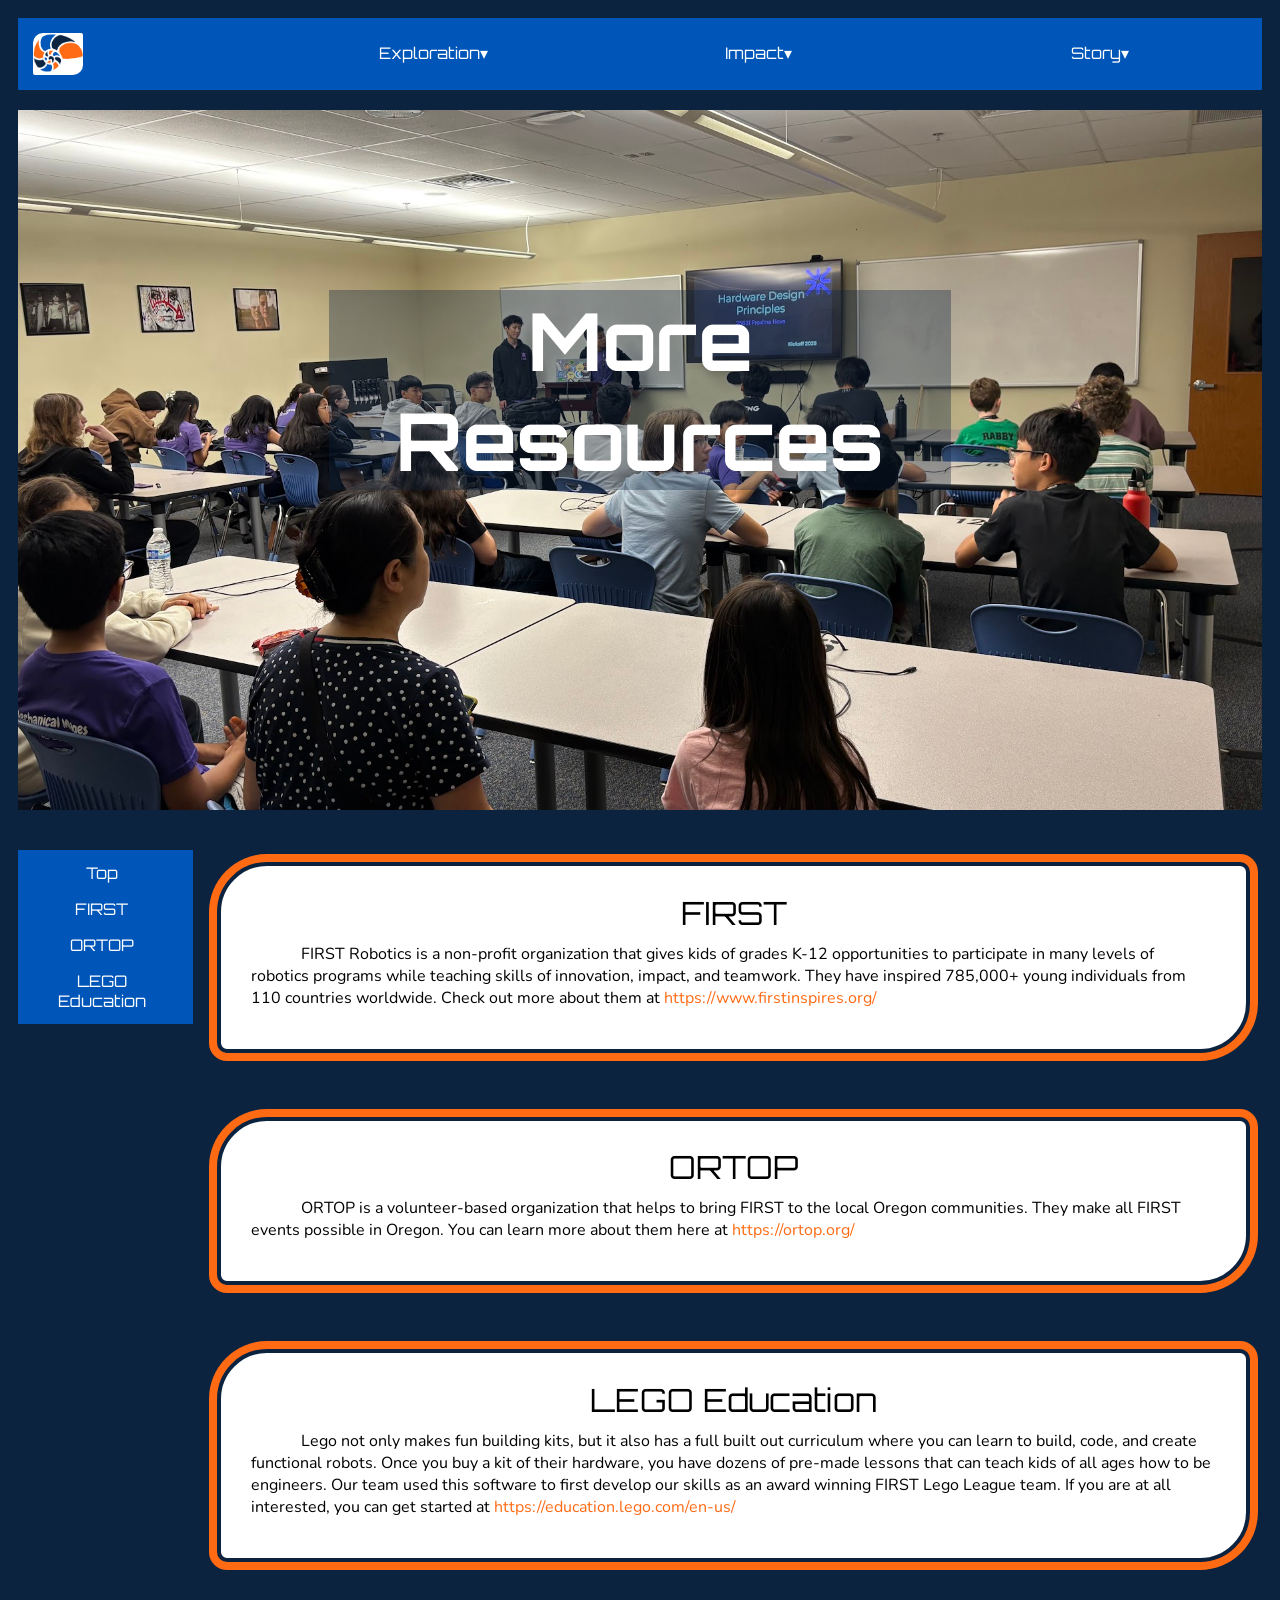
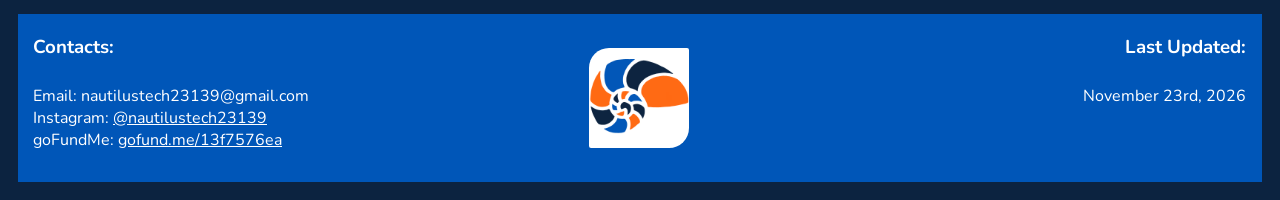
<file: resources.html>
<!doctype html>
<html>
  <head>
    <meta
      name="descripton"
      content="Curious to learn about more robotics opportunites? Visit these helpful websites"
    />

    <link rel="stylesheet" href="stylesheet.css?v=5" />

    <!--add fonts Nunito and Orbitron-->
    <link rel="preconnect" href="https://fonts.googleapis.com" />
    <link rel="preconnect" href="https://fonts.gstatic.com" crossorigin />
    <link
      href="https://fonts.googleapis.com/css2?family=Orbitron:wght@400..900&display=swap"
      rel="stylesheet"
    />
    <link rel="preconnect" href="https://fonts.googleapis.com" />
    <link rel="preconnect" href="https://fonts.gstatic.com" crossorigin />
    <link
      href="https://fonts.googleapis.com/css2?family=Nunito:ital,wght@0,200..1000;1,200..1000&display=swap"
      rel="stylesheet"
    />

    <link
      rel="icon"
      type="image/x-icon"
      href="images/fallback/NautilusTech_logo.png"
    />

    <title>More Resources - NautilusTech 23139</title>
  </head>
  <body id="top">
    <nav class="topNav">
      <div style="display: grid; grid-template-columns: 50% 50%">
        <a href="index.html">
          <picture>
            <source
              srcset="images/first/NautilusTech_logo.avif"
              type="image/avif"
            />
            <source
              srcset="images/second/NautilusTech_logo.webp"
              type="image/webp"
            />
            <img
              src="images/fallback/NautilusTech_logo.png"
              alt="NautliusTech logo"
              class="topNavLogo"
            />
          </picture>
        </a>

        <a
          href="javascript:void(0);"
          class="hamburgerIcon"
          onclick="displayNav()"
        >
          &#8801;
        </a>

        <script>
          function displayNav() {
            var headE = document.getElementById("headE");
            var headI = document.getElementById("headI");
            var headS = document.getElementById("headS");
            var optsE = document.getElementById("optsE");
            var optsI = document.getElementById("optsI");
            var optsS = document.getElementById("optsS");

            if (getComputedStyle(headE).display === "none") {
              headE.style.display = "block";
              headI.style.display = "block";
              headS.style.display = "block";
              optsE.style.display = "block";
              optsI.style.display = "block";
              optsS.style.display = "block";
            } else if (getComputedStyle(headE).display === "block") {
              headE.style.display = "none";
              headI.style.display = "none";
              headS.style.display = "none";
              optsE.style.display = "none";
              optsI.style.display = "none";
              optsS.style.display = "none";
            }
          }

          var mediaQuery = window.matchMedia("(min-width: 1000px)");

          function unHamburger(e) {
            if (e.matches) {
              var headE = document.getElementById("headE");
              var headI = document.getElementById("headI");
              var headS = document.getElementById("headS");
              var optsE = document.getElementById("optsE");
              var optsI = document.getElementById("optsI");
              var optsS = document.getElementById("optsS");

              headE.style.removeProperty("display");
              headI.style.removeProperty("display");
              headS.style.removeProperty("display");
              optsE.style.removeProperty("display");
              optsI.style.removeProperty("display");
              optsS.style.removeProperty("display");
            }
          }

          mediaQuery.addEventListener("change", unHamburger);
        </script>
      </div>

      <div class="navDrop">
        <div class="navHead" id="headE">
          <a>Exploration&#9662;</a>
        </div>

        <div class="navOpts" id="optsE">
          <ul>
            <li><a href="season.html">This Year&apos;s Season</a></li>
            <li><a href="robot.html">Our Robot</a></li>
            <li><a href="experts.html">Learning from Experts</a></li>
          </ul>
        </div>
      </div>

      <div class="navDrop">
        <div class="navHead" id="headI">
          <a>Impact&#9662;</a>
        </div>

        <div class="navOpts" id="optsI">
          <ul>
            <li><a href="events.html">Events</a></li>
            <li><a href="tutorials.html">Tutorials</a></li>
            <li><a href="resources.html">More Resources</a></li>
            <li><a href="outreach.html">Past Outreach</a></li>
          </ul>
        </div>
      </div>

      <div class="navDrop">
        <div class="navHead" id="headS">
          <a>Story&#9662;</a>
        </div>

        <div class="navOpts" id="optsS">
          <ul>
            <li><a href="members.html">Members</a></li>
            <li><a href="history.html">Team History</a></li>
            <li><a href="sponsors.html">Sponsors</a></li>
          </ul>
        </div>
      </div>
    </nav>

    <div class="headingPhoto" style="background-color: var(--NTorange)">
      <img
        src="images\proximaTeaching.jpeg"
        alt="Fellow team Proxima Nova 25631 giving a presentation to members from other teams (including our own!) at a kickoff event"
        style="object-position: center 50%"
      />
      <h1 class="pageHeading">More Resources</h1>
    </div>

    <div class="pageAndNav">
      <nav class="sideNav">
        <ul>
          <li><a href="#top">Top</a></li>
          <li><a href="#first">FIRST</a></li>
          <li><a href="#ortop">ORTOP</a></li>
          <li><a href="#lego">LEGO Education</a></li>
        </ul>
      </nav>

      <div class="pageContent">
        <div class="subInfoTrueSize" id="first">
          <div class="scroll">
            <div class="curveCutOff">
              <div class="subInfoText">
                <h2>FIRST</h2>
                <p>
                  FIRST Robotics is a non-profit organization that gives kids of
                  grades K-12 opportunities to participate in many levels of
                  robotics programs while teaching skills of innovation, impact,
                  and teamwork. They have inspired 785,000+ young individuals
                  from 110 countries worldwide. Check out more about them at
                  <a href="https://www.firstinspires.org/" target="_blank"
                    >https://www.firstinspires.org/</a
                  >
                </p>
              </div>
            </div>
          </div>
        </div>
        <div class="subInfoTrueSize" id="ortop">
          <div class="scroll">
            <div class="curveCutOff">
              <div class="subInfoText">
                <h2>ORTOP</h2>
                <p>
                  ORTOP is a volunteer-based organization that helps to bring
                  FIRST to the local Oregon communities. They make all FIRST
                  events possible in Oregon. You can learn more about them here
                  at
                  <a href="https://ortop.org/" target="_blank"
                    >https://ortop.org/</a
                  >
                </p>
              </div>
            </div>
          </div>
        </div>
        <div class="subInfoTrueSize" id="lego">
          <div class="scroll">
            <div class="curveCutOff">
              <div class="subInfoText">
                <h2>LEGO Education</h2>
                <p>
                  Lego not only makes fun building kits, but it also has a full
                  built out curriculum where you can learn to build, code, and
                  create functional robots. Once you buy a kit of their
                  hardware, you have dozens of pre-made lessons that can teach
                  kids of all ages how to be engineers. Our team used this
                  software to first develop our skills as an award winning FIRST
                  Lego League team. If you are at all interested, you can get
                  started at
                  <a href="https://education.lego.com/en-us/" target="_blank"
                    >https://education.lego.com/en-us/</a
                  >
                </p>
              </div>
            </div>
          </div>
        </div>
      </div>
    </div>

    <footer>
      <div>
        <h4>Contacts:</h4>
        <p>
          Email: nautilustech23139@gmail.com<br />
          Instagram:
          <a
            style="text-decoration: underline"
            href="https://www.instagram.com/nautilustech23139"
            target="_blank"
            >@nautilustech23139</a
          ><br />
          goFundMe:
          <a
            style="text-decoration: underline"
            href="https://gofund.me/13f7576ea"
            target="_blank"
            >gofund.me/13f7576ea</a
          >
        </p>
      </div>
      <div style="display: flex; align-items: center; justify-content: center">
        <picture>
          <source
            srcset="images/first/NautilusTech_logo.avif"
            type="image/avif"
          />
          <source
            srcset="images/second/NautilusTech_logo.webp"
            type="image/webp"
          />
          <img
            src="images/fallback/NautilusTech_logo.png"
            alt="NautilusTech logo"
            style="height: 100px; width: 100px; border-radius: 20px 2px"
            class="hideInMobile"
          />
        </picture>
      </div>
      <div class="rightAlign">
        <h4 class="rightAlign">Last Updated:</h4>
        <p>November 23rd, 2026</p>
      </div>
    </footer>
  </body>
</html>
</file>
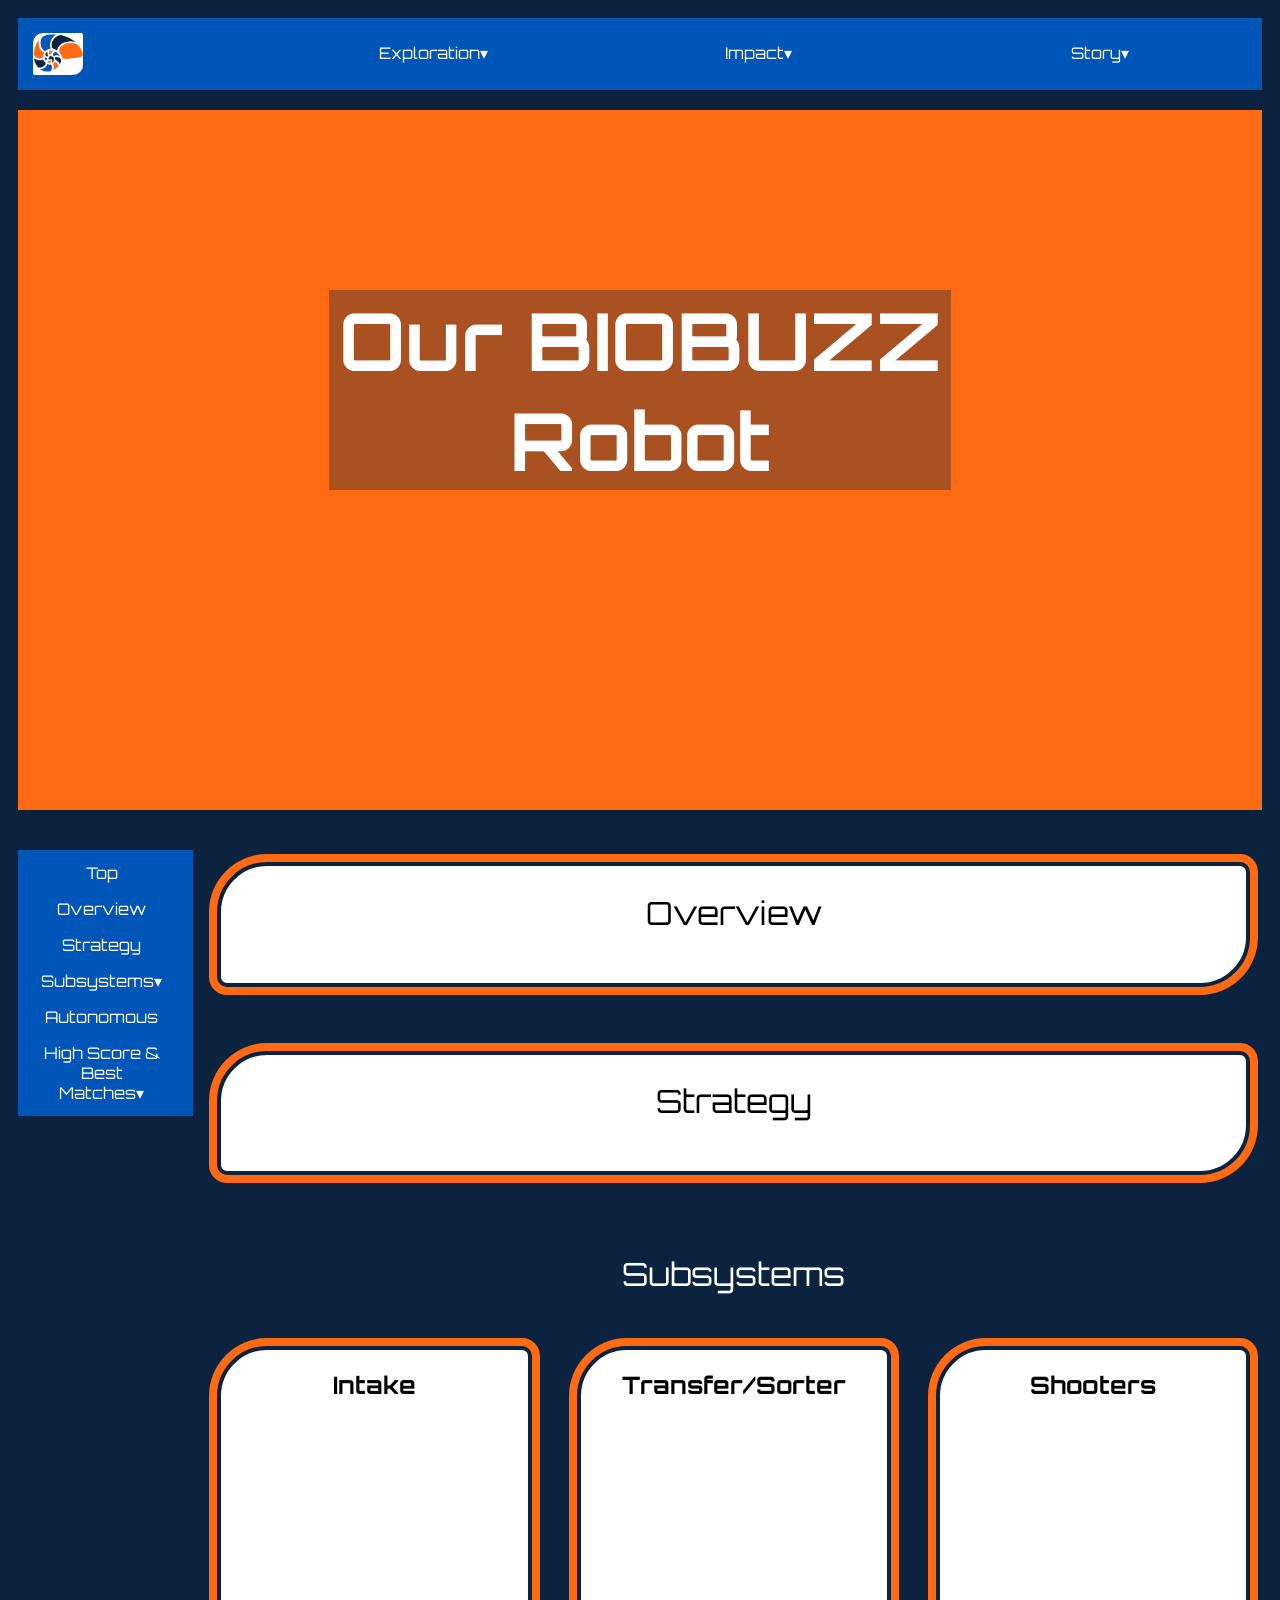
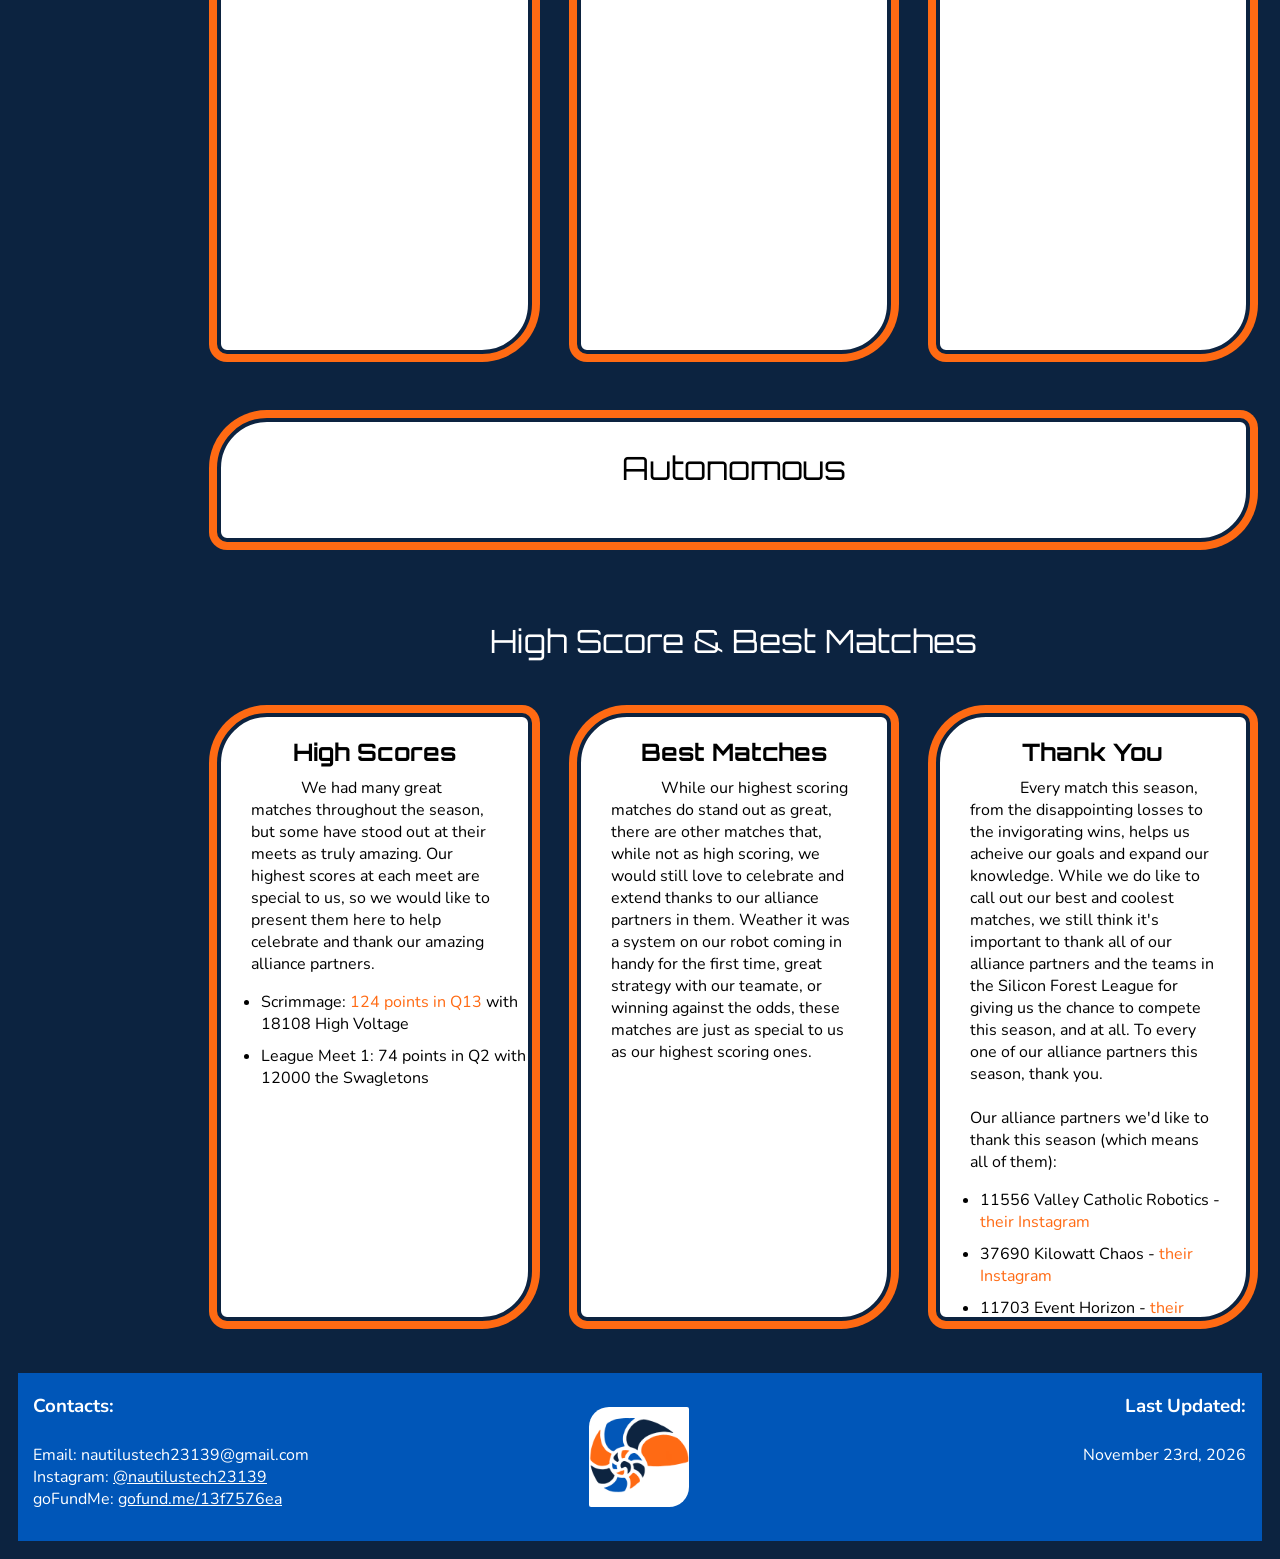
<file: robot.html>
<!doctype html>
<html>
  <head>
    <meta
      name="description"
      content="Learn about FTC team 23139 NautilusTech's DECODE season robot"
    />

    <link rel="stylesheet" href="stylesheet.css?v=5" />

    <!--add fonts Nunito and Orbitron-->
    <link rel="preconnect" href="https://fonts.googleapis.com" />
    <link rel="preconnect" href="https://fonts.gstatic.com" crossorigin />
    <link
      href="https://fonts.googleapis.com/css2?family=Orbitron:wght@400..900&display=swap"
      rel="stylesheet"
    />
    <link rel="preconnect" href="https://fonts.googleapis.com" />
    <link rel="preconnect" href="https://fonts.gstatic.com" crossorigin />
    <link
      href="https://fonts.googleapis.com/css2?family=Nunito:ital,wght@0,200..1000;1,200..1000&display=swap"
      rel="stylesheet"
    />

    <link
      rel="icon"
      type="image/x-icon"
      href="images/fallback/NautilusTech_logo.png"
    />

    <title>Our Robot - NautilusTech 23139</title>
  </head>
  <body id="top">
    <nav class="topNav">
      <div style="display: grid; grid-template-columns: 50% 50%">
        <a href="index.html">
          <picture>
            <source
              srcset="images/first/NautilusTech_logo.avif"
              type="image/avif"
            />
            <source
              srcset="images/second/NautilusTech_logo.webp"
              type="image/webp"
            />
            <img
              src="images/fallback/NautilusTech_logo.png"
              alt="NautliusTech logo"
              class="topNavLogo"
            />
          </picture>
        </a>

        <a
          href="javascript:void(0);"
          class="hamburgerIcon"
          onclick="displayNav()"
        >
          &#8801;
        </a>

        <script>
          function displayNav() {
            var headE = document.getElementById("headE");
            var headI = document.getElementById("headI");
            var headS = document.getElementById("headS");
            var optsE = document.getElementById("optsE");
            var optsI = document.getElementById("optsI");
            var optsS = document.getElementById("optsS");

            if (getComputedStyle(headE).display === "none") {
              headE.style.display = "block";
              headI.style.display = "block";
              headS.style.display = "block";
              optsE.style.display = "block";
              optsI.style.display = "block";
              optsS.style.display = "block";
            } else if (getComputedStyle(headE).display === "block") {
              headE.style.display = "none";
              headI.style.display = "none";
              headS.style.display = "none";
              optsE.style.display = "none";
              optsI.style.display = "none";
              optsS.style.display = "none";
            }
          }

          var mediaQuery = window.matchMedia("(min-width: 1000px)");

          function unHamburger(e) {
            if (e.matches) {
              var headE = document.getElementById("headE");
              var headI = document.getElementById("headI");
              var headS = document.getElementById("headS");
              var optsE = document.getElementById("optsE");
              var optsI = document.getElementById("optsI");
              var optsS = document.getElementById("optsS");

              headE.style.removeProperty("display");
              headI.style.removeProperty("display");
              headS.style.removeProperty("display");
              optsE.style.removeProperty("display");
              optsI.style.removeProperty("display");
              optsS.style.removeProperty("display");
            }
          }

          mediaQuery.addEventListener("change", unHamburger);
        </script>
      </div>

      <div class="navDrop">
        <div class="navHead" id="headE">
          <a>Exploration&#9662;</a>
        </div>

        <div class="navOpts" id="optsE">
          <ul>
            <li><a href="season.html">This Year&apos;s Season</a></li>
            <li><a href="robot.html">Our Robot</a></li>
            <li><a href="experts.html">Learning from Experts</a></li>
          </ul>
        </div>
      </div>

      <div class="navDrop">
        <div class="navHead" id="headI">
          <a>Impact&#9662;</a>
        </div>

        <div class="navOpts" id="optsI">
          <ul>
            <li><a href="events.html">Events</a></li>
            <li><a href="tutorials.html">Tutorials</a></li>
            <li><a href="resources.html">More Resources</a></li>
            <li><a href="outreach.html">Past Outreach</a></li>
          </ul>
        </div>
      </div>

      <div class="navDrop">
        <div class="navHead" id="headS">
          <a>Story&#9662;</a>
        </div>

        <div class="navOpts" id="optsS">
          <ul>
            <li><a href="members.html">Members</a></li>
            <li><a href="history.html">Team History</a></li>
            <li><a href="sponsors.html">Sponsors</a></li>
          </ul>
        </div>
      </div>
    </nav>

    <div class="headingPhoto">
      <!--TODO: Change heading image-->
      <h1 class="pageHeading">Our BIOBUZZ Robot</h1>
    </div>

    <div class="pageAndNav">
      <nav class="sideNav">
        <ul>
          <li><a href="#top">Top</a></li>
          <li><a href="#overview">Overview</a></li>
          <li><a href="#strategy">Strategy</a></li>

          <li class="navHead">
            <a href="#subsystems">Subsystems&#9662;</a>
          </li>
          <div class="navOpts">
            <ul>
              <li><a href="#intake">Intake</a></li>
              <li><a href="#flowerRamp">Flower Ramp</a></li>
              <li><a href="#transfer">Transfer&sol;Sorter</a></li>
              <li><a href="#shooter">Shooters</a></li>
              <!--
              <li><a href="#sensors">Sensors and More</a></li>
            --></ul>
          </div>

          <li><a href="#autonomous">Autonomous</a></li>

          <li class="navHead">
            <a href="#highScoresEtc">High Score &amp; Best Matches&#9662;</a>
          </li>
          <div class="navOpts">
            <ul>
              <li><a href="#highScores">High Scores</a></li>
              <li><a href="#bestMatches">Best Matches</a></li>
              <li><a href="#thanks">Thanks</a></li>
            </ul>
          </div>
        </ul>
      </nav>

      <div class="pageContent">
        <div class="subInfoTrueSize" id="overview">
          <div class="scroll">
            <div class="curveCutOff">
              <div class="subInfoText">
                <h2>Overview</h2>
                <p>
                  <!--TODO: Fill in overview-->
                </p>
              </div>
            </div>
          </div>
        </div>
        <div class="subInfoTrueSize" id="strategy">
          <div class="scroll">
            <div class="curveCutOff">
              <div class="subInfoText">
                <h2>Strategy</h2>
                <p>
                  <!--TODO: Fill in strategy-->
                </p>
              </div>
            </div>
          </div>
        </div>
        <div class="headingWithSubheadings">
          <h2 id="subsystems">Subsystems</h2>
          <div class="threeColumnSubInfo">
            <div class="subInfoTrueSize" id="intake">
              <div class="scroll">
                <div class="curveCutOff">
                  <div class="subInfoText">
                    <h3>Intake</h3>
                    <!--TODO: Fill in intake-->
                  </div>
                </div>
              </div>
            </div>
            <!--
            <div class="subInfoTrueSize" id="flowerRamp">
              <div class="scroll">
                <div class="curveCutOff">
                  <div class="subInfoText">
                    <h3>Flower Ramp</h3>
                    TODO: Fill in flower ramp
                  </div>
                </div>
              </div>
            </div>
            -->
            <div class="subInfoTrueSize" id="transfer">
              <div class="scroll">
                <div class="curveCutOff">
                  <div class="subInfoText">
                    <h3>Transfer&sol;Sorter</h3>
                    <p>
                      <!--TODO: Fill in transfer-->
                    </p>
                  </div>
                </div>
              </div>
            </div>
            <div class="subInfoTrueSize" id="shooter">
              <div class="scroll">
                <div class="curveCutOff">
                  <div class="subInfoText">
                    <h3>Shooters</h3>
                    <p>
                      <!--TODO: Fill in shooters-->
                    </p>
                  </div>
                </div>
              </div>
            </div>
            <!--
            <div class="subInfoTrueSize" id="sensors">
              <div class="scroll">
                <div class="curveCutOff">
                  <div class="subInfoText">
                    <h3>Sensors, Camera, & Lights</h3>
                    <p>
                      Whether it be for shooting, aiming, intaking or moving, we
                      use sensors for everything.
                    </p>
                    <p>
                      For aiming, we used our own localizer, which evolved over
                      the course of the season. Initially starting out as purely
                      camera input, we&apos;ve slowly started evolving more data
                      sources into it, starting with the IMU, and at the end we
                      used Pinpoint to locate our robot during tele-op. This
                      system has fail safes, so if we get knocked and our
                      dead-wheels lose track, we can just use our camera to
                      recalibrate them and get right back to aiming perfectly.
                      We then take this IMU data and do some computations with
                      it, so that we can calculate the perfect heading while
                      still accounting for our offset shooter.
                    </p>
                    <p>
                      We also have other sensors that are used during the game,
                      like a color sensor, that just toggles one of our lights
                      to light up in the color of the ball that&apos;s currently
                      in the shooter. This allows the drivers to quickly tell
                      what ball we are about to shoot.
                    </p>
                    <p>
                      One of our most important sensors though, is the encoder
                      of our shooter motor. This allows us to use PIDF to shoot
                      with accuracy every single time. Without this, our shots
                      would be inconsistent, and take forever to get back up to
                      speed.
                    </p>
                  </div>
                </div>
              </div>
            </div>
          --></div>
        </div>
        <div class="subInfoTrueSize" id="autonomous">
          <div class="scroll">
            <div class="curveCutOff">
              <div class="subInfoText">
                <h2>Autonomous</h2>
                <p>
                  <!--TODO: Fill in autonomous-->
                </p>
              </div>
            </div>
          </div>
        </div>
        <div class="headingWithSubheadings">
          <h2 id="highScoresEtc">High Score & Best Matches</h2>
          <div class="threeColumnSubInfo">
            <div class="subInfoTrueSize" id="highScores">
              <div class="scroll">
                <div class="curveCutOff">
                  <div class="subInfoText">
                    <h3>High Scores</h3>
                    <p>
                      We had many great matches throughout the season, but some
                      have stood out at their meets as truly amazing. Our
                      highest scores at each meet are special to us, so we would
                      like to present them here to help celebrate and thank our
                      amazing alliance partners.
                    </p>

                    <ol>
                      <li>
                        Scrimmage:
                        <!--TODO: replace high score information-->
                        <a
                          href="https://youtu.be/558RNu_jAiQ?list=PLQjgn09J3WHs&t=6025"
                          target="_blank"
                          >124 points in Q13</a
                        >
                        with 18108 High Voltage
                      </li>
                      <li>
                        League Meet 1: 74 points in Q2 with 12000 the Swagletons
                      </li>
                      <!--
                      <li>
                        Meet 1:
                        <a
                          class="normalLink"
                          href="https://youtu.be/RdX21BB0A80?t=11147"
                          target="_blank"
                          >173 points in Q26</a
                        >
                        with 12808 RevAmped Robotics
                      </li>
                      <li>
                        Meet 2:
                        <a
                          class="normalLink"
                          href="https://youtu.be/f0qAfJo19Do?t=4319"
                          target="_blank"
                          >192 points in Q12</a
                        >
                        with 12808 RevAmped Robotics
                      </li>
                      <li>
                        Meet 3:
                        <a
                          class="normalLink"
                          href="https://youtu.be/RJA1dfgghXs?t=7717"
                          target="_blank"
                          >144 points in Q25</a
                        >
                        with 19439 Disconnect
                      </li>
                      <li>
                        League Tournament Qualifiers:
                        <a
                          class="normalLink"
                          href="https://youtu.be/Mk-uPcyF5ZQ?t=7425"
                          target="_blank"
                          >222 points in Q15</a
                        >
                        with 12808 RevAmped Robotics
                      </li>
                      <li>
                        League Tournament Playoffs:
                        <a
                          class="normalLink"
                          href="https://youtu.be/Mk-uPcyF5ZQ?t=14401"
                          target="_blank"
                          >187 points in M1</a
                        >
                        with our alliance partner 26407 Over-Caffeinated
                        Engineers
                      </li>
                      <li>
                        Spark Invitational Qualifiers:
                        <a
                          class="normalLink"
                          href="https://youtu.be/LNoHfnyab6s?t=19673"
                          target="_blank"
                          >159 points in Q41</a
                        >
                        with 24261 S.O.S.
                      </li>
                      <li>
                        Spark Invitational Playoffs:
                        <a
                          class="normalLink"
                          href="https://youtu.be/LNoHfnyab6s?t=25940"
                          target="_blank"
                          >215 points in M3</a
                        >
                        with our alliance partner 267 EMP
                      </li>
                      <li>
                        Oregon State Championship Qualifiers:
                        <a
                          class="normalLink"
                          href="https://youtu.be/QYd-vxMcIuc?t=12764"
                          target="_blank"
                          >243 points in Q37</a
                        >
                        with 8188 Rivets
                      </li>
                      <li>
                        Oregon State Championship Playoffs:
                        <a
                          class="normalLink"
                          href="https://youtu.be/QYd-vxMcIuc?t=22837"
                          target="_blank"
                          >260 points in M4</a
                        >
                        with our alliance partner 18108 High Voltage
                      </li>-->
                    </ol>
                  </div>
                </div>
              </div>
            </div>
            <div class="subInfoTrueSize" id="bestMatches">
              <div class="scroll">
                <div class="curveCutOff">
                  <div class="subInfoText">
                    <h3>Best Matches</h3>
                    <p>
                      While our highest scoring matches do stand out as great,
                      there are other matches that, while not as high scoring,
                      we would still love to celebrate and extend thanks to our
                      alliance partners in them. Weather it was a system on our
                      robot coming in handy for the first time, great strategy
                      with our teamate, or winning against the odds, these
                      matches are just as special to us as our highest scoring
                      ones.
                    </p>
                    <p>
                      <!--TODO: Find a cool match and put it here-->
                    </p>
                  </div>
                </div>
              </div>
            </div>
            <div class="subInfoTrueSize" id="thanks">
              <div class="scroll">
                <div class="curveCutOff">
                  <div class="subInfoText">
                    <h3>Thank You</h3>
                    <p>
                      Every match this season, from the disappointing losses to
                      the invigorating wins, helps us acheive our goals and
                      expand our knowledge. While we do like to call out our
                      best and coolest matches, we still think it&apos;s
                      important to thank all of our alliance partners and the
                      teams in the Silicon Forest League for giving us the
                      chance to compete this season, and at all. To every one of
                      our alliance partners this season, thank you.
                      <br />
                      <br />
                      Our alliance partners we&apos;d like to thank this season
                      (which means all of them):
                    </p>
                    <ol>
                      <li>
                        11556 Valley Catholic Robotics -
                        <a
                          href="https://www.instagram.com/valleycatholicrobotics"
                          target="_blank"
                          >their Instagram</a
                        >
                      </li>
                      <li>
                        37690 Kilowatt Chaos -
                        <a
                          href="https://www.instagram.com/kilowattchaos37690"
                          target="_blank"
                          >their Instagram</a
                        >
                      </li>
                      <li>
                        11703 Event Horizon -
                        <a
                          href="https://www.instagram.com/banksroboticsclub"
                          target="_blank"
                          >their Instagram</a
                        >
                      </li>
                      <li>
                        18108 High Voltage -
                        <a
                          href="https://www.instagram.com/highvoltage18108"
                          target="_blank"
                          >their Instagram</a
                        >,
                        <a
                          href="https://www.highvoltageftc.com/"
                          target="_blank"
                          >their website</a
                        >
                      </li>
                      <li>
                        24261 S.O.S. (Scholars of STEAM) -
                        <a
                          href="https://www.instagram.com/s.o.s.robotics_24261"
                          target="_blank"
                          >their Instagram</a
                        >
                      </li>
                    </ol>
                  </div>
                </div>
              </div>
            </div>
          </div>
        </div>
      </div>
    </div>
    <footer>
      <div>
        <h4>Contacts:</h4>
        <p>
          Email: nautilustech23139@gmail.com<br />
          Instagram:
          <a
            style="text-decoration: underline"
            href="https://www.instagram.com/nautilustech23139"
            target="_blank"
            >@nautilustech23139</a
          ><br />
          goFundMe:
          <a
            style="text-decoration: underline"
            href="https://gofund.me/13f7576ea"
            target="_blank"
            >gofund.me/13f7576ea</a
          >
        </p>
      </div>
      <div style="display: flex; align-items: center; justify-content: center">
        <picture>
          <source
            srcset="images/first/NautilusTech_logo.avif"
            type="image/avif"
          />
          <source
            srcset="images/second/NautilusTech_logo.webp"
            type="image/webp"
          />
          <img
            src="images/fallback/NautilusTech_logo.png"
            alt="NautilusTech logo"
            style="height: 100px; width: 100px; border-radius: 20px 2px"
            class="hideInMobile"
          />
        </picture>
      </div>
      <div class="rightAlign">
        <h4 class="rightAlign">Last Updated:</h4>
        <p>November 23rd, 2026</p>
      </div>
    </footer>
  </body>
</html>
</file>
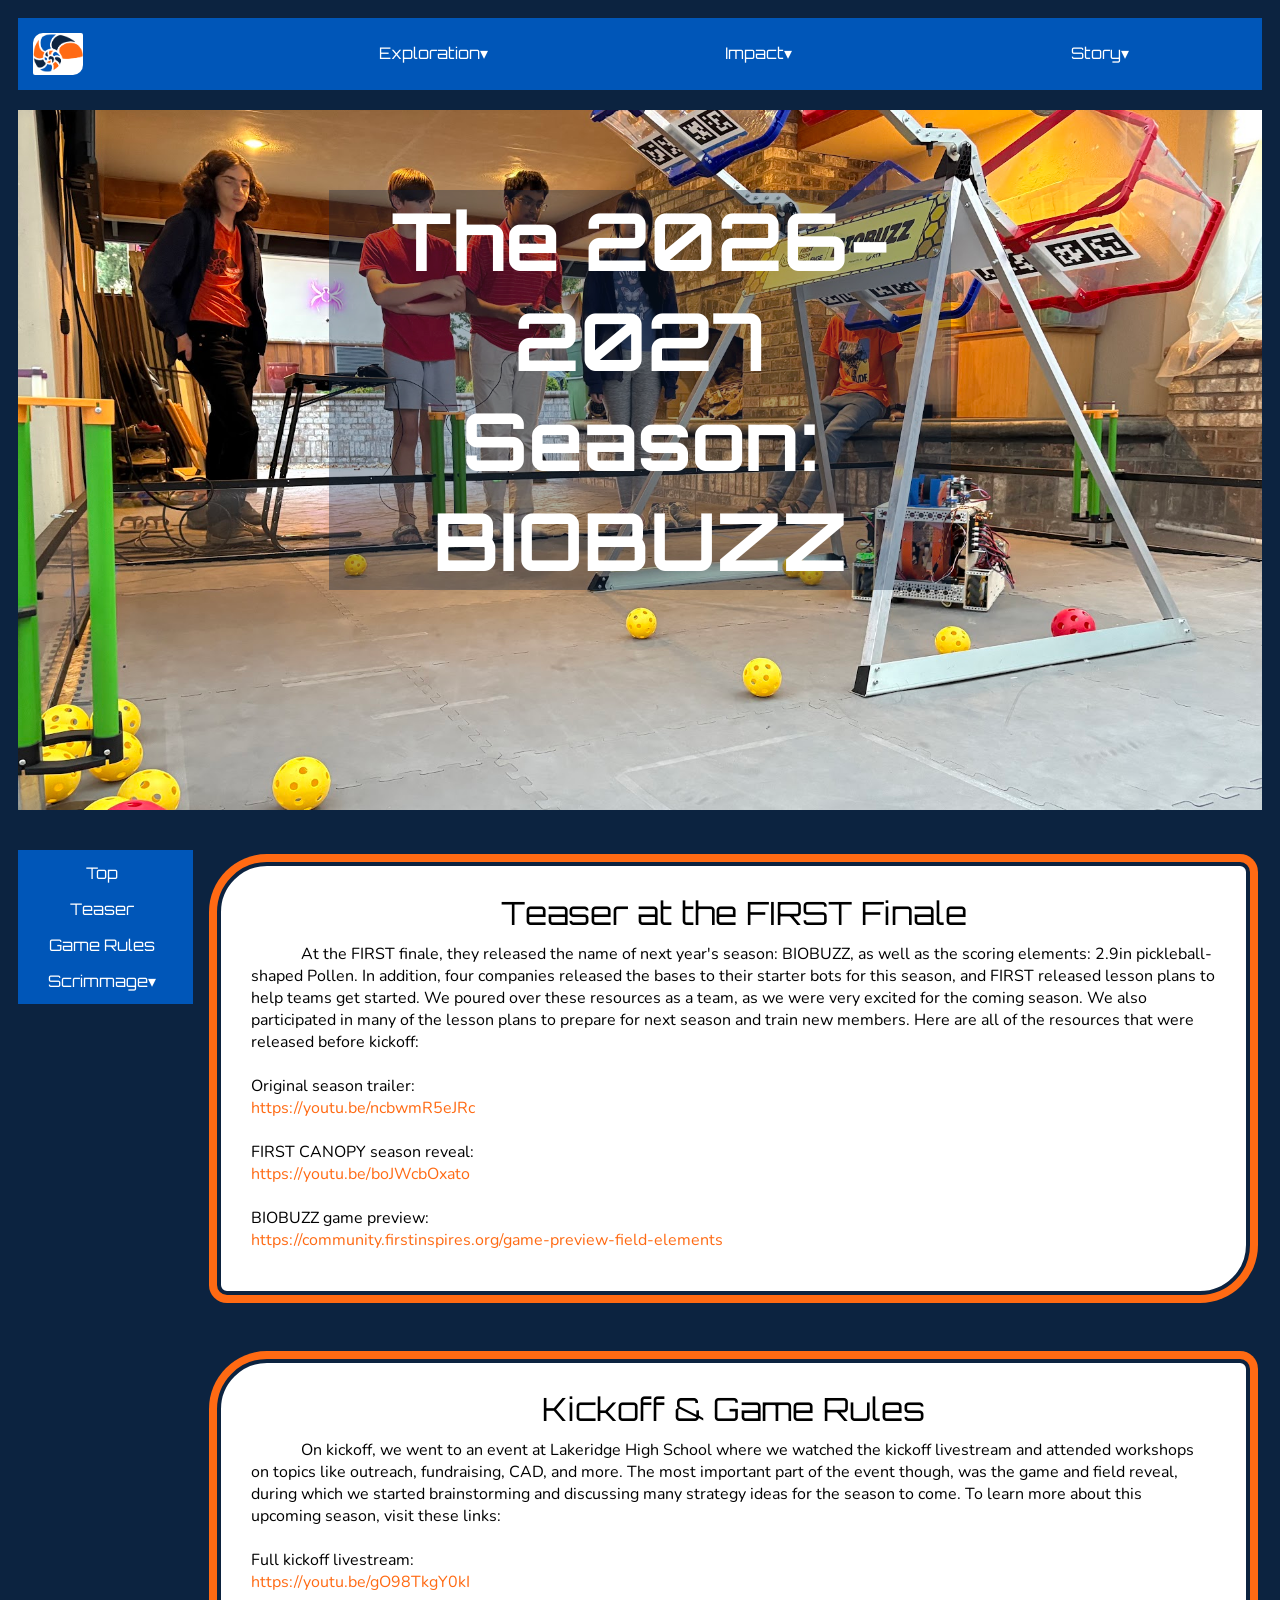
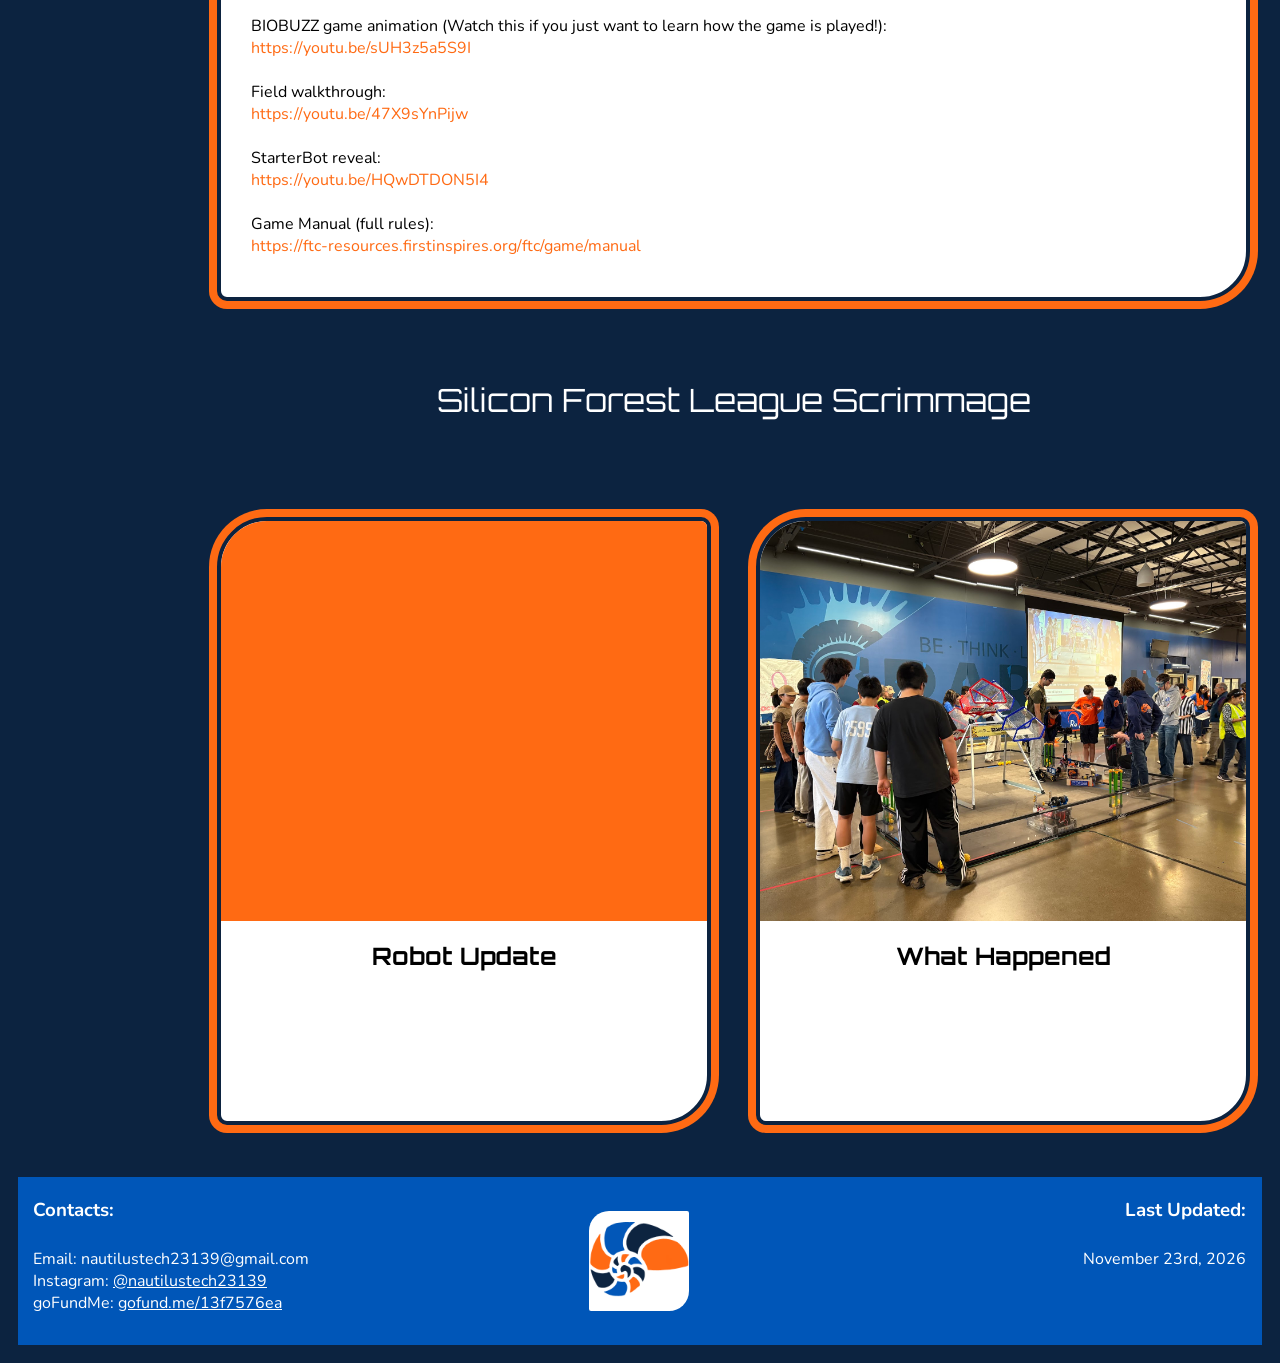
<file: season.html>
<!doctype html>
<html>
  <head>
    <meta
      name="description"
      content="Learn about FTC team 23139 NautilusTech's journey so far in this year's robotics season"
    />
    <link rel="stylesheet" href="stylesheet.css?v=5" />

    <!--add fonts Nunito and Orbitron-->
    <link rel="preconnect" href="https://fonts.googleapis.com" />
    <link rel="preconnect" href="https://fonts.gstatic.com" crossorigin />
    <link
      href="https://fonts.googleapis.com/css2?family=Orbitron:wght@400..900&display=swap"
      rel="stylesheet"
    />
    <link rel="preconnect" href="https://fonts.googleapis.com" />
    <link rel="preconnect" href="https://fonts.gstatic.com" crossorigin />
    <link
      href="https://fonts.googleapis.com/css2?family=Nunito:ital,wght@0,200..1000;1,200..1000&display=swap"
      rel="stylesheet"
    />

    <link
      rel="icon"
      type="image/x-icon"
      href="images/fallback/NautilusTech_logo.png"
    />

    <title>This Year&apos;s Season - NautilusTech 23139</title>
  </head>
  <body id="top">
    <nav class="topNav">
      <div style="display: grid; grid-template-columns: 50% 50%">
        <a href="index.html">
          <picture>
            <source
              srcset="images/first/NautilusTech_logo.avif"
              type="image/avif"
            />
            <source
              srcset="images/second/NautilusTech_logo.webp"
              type="image/webp"
            />
            <img
              src="images/fallback/NautilusTech_logo.png"
              alt="NautliusTech logo"
              class="topNavLogo"
            />
          </picture>
        </a>

        <a
          href="javascript:void(0);"
          class="hamburgerIcon"
          onclick="displayNav()"
        >
          &#8801;
        </a>

        <script>
          function displayNav() {
            var headE = document.getElementById("headE");
            var headI = document.getElementById("headI");
            var headS = document.getElementById("headS");
            var optsE = document.getElementById("optsE");
            var optsI = document.getElementById("optsI");
            var optsS = document.getElementById("optsS");

            if (getComputedStyle(headE).display === "none") {
              headE.style.display = "block";
              headI.style.display = "block";
              headS.style.display = "block";
              optsE.style.display = "block";
              optsI.style.display = "block";
              optsS.style.display = "block";
            } else if (getComputedStyle(headE).display === "block") {
              headE.style.display = "none";
              headI.style.display = "none";
              headS.style.display = "none";
              optsE.style.display = "none";
              optsI.style.display = "none";
              optsS.style.display = "none";
            }
          }

          var mediaQuery = window.matchMedia("(min-width: 1000px)");

          function unHamburger(e) {
            if (e.matches) {
              var headE = document.getElementById("headE");
              var headI = document.getElementById("headI");
              var headS = document.getElementById("headS");
              var optsE = document.getElementById("optsE");
              var optsI = document.getElementById("optsI");
              var optsS = document.getElementById("optsS");

              headE.style.removeProperty("display");
              headI.style.removeProperty("display");
              headS.style.removeProperty("display");
              optsE.style.removeProperty("display");
              optsI.style.removeProperty("display");
              optsS.style.removeProperty("display");
            }
          }

          mediaQuery.addEventListener("change", unHamburger);
        </script>
      </div>

      <div class="navDrop">
        <div class="navHead" id="headE">
          <a>Exploration&#9662;</a>
        </div>

        <div class="navOpts" id="optsE">
          <ul>
            <li><a href="season.html">This Year&apos;s Season</a></li>
            <li><a href="robot.html">Our Robot</a></li>
            <li><a href="experts.html">Learning from Experts</a></li>
          </ul>
        </div>
      </div>

      <div class="navDrop">
        <div class="navHead" id="headI">
          <a>Impact&#9662;</a>
        </div>

        <div class="navOpts" id="optsI">
          <ul>
            <li><a href="events.html">Events</a></li>
            <li><a href="tutorials.html">Tutorials</a></li>
            <li><a href="resources.html">More Resources</a></li>
            <li><a href="outreach.html">Past Outreach</a></li>
          </ul>
        </div>
      </div>

      <div class="navDrop">
        <div class="navHead" id="headS">
          <a>Story&#9662;</a>
        </div>

        <div class="navOpts" id="optsS">
          <ul>
            <li><a href="members.html">Members</a></li>
            <li><a href="history.html">Team History</a></li>
            <li><a href="sponsors.html">Sponsors</a></li>
          </ul>
        </div>
      </div>
    </nav>

    <div class="headingPhoto" style="background-color: var(--NTorange)">
      <img
        src="images\biobuzzField.jpeg"
        alt="Our league scrimmage robot practicing on the BIOBUZZ field"
        style="object-position: center 20%"
      />
      <h1 class="pageHeading">The 2026-2027 Season: BIOBUZZ</h1>
    </div>

    <div class="pageAndNav">
      <nav class="sideNav">
        <ul>
          <li><a href="#top">Top</a></li>
          <li><a href="#teaser">Teaser</a></li>
          <li><a href="#rules">Game Rules</a></li>

          <li class="navHead">
            <a href="#scrimmage">Scrimmage&#9662;</a>
          </li>
          <div class="navOpts">
            <ul>
              <li><a href="#robot0">Robot Update</a></li>
              <li><a href="#happened0">What Happened</a></li>
            </ul>
          </div>

          <!--
          <li class="navHead">
            <a href="#meet1">Meet 1&#9662;</a>
          </li>
          <div class="navOpts">
            <li><a href="#robot1">Robot Update</a></li>
            <li><a href="#happened1">What Happened</a></li>
          </div>

          <li class="navHead">
            <a href="#meet2">Meet 2&#9662;</a>
          </li>
          <div class="navOpts">
            <li><a href="#robot2">Robot Update</a></li>
            <li><a href="#happened2">What Happened</a></li>
          </div>

          <li class="navHead">
            <a href="#meet3">Meet 3&#9662;</a>
          </li>
          <div class="navOpts">
            <li><a href="#robot3">Robot Update</a></li>
            <li><a href="#happened3">What Happened</a></li>
          </div>

          <li class="navHead">
            <a href="#meet4">League Tournament&#9662;</a>
          </li>
          <div class="navOpts">
            <li><a href="#robot4">Robot Update</a></li>
            <li><a href="#happened4">What Happened</a></li>
          </div>

          <li class="navHead">
            <a href="#spark">Spark Invitational&#9662;</a>
          </li>
          <div class="navOpts">
            <li><a href="#robotSpark">Robot Update</a></li>
            <li><a href="#happenedSpark">What Happened</a></li>
          </div>

          <li class="navHead">
            <a href="#state">State&#9662;</a>
          </li>
          <div class="navOpts">
            <li><a href="#robotState">Robot Update</a></li>
            <li><a href="#happenedState">What Happened</a></li>
          </div>

          <li class="navHead">
            <a href="#world">Worlds&#9662;</a>
          </li>
          <div class="navOpts">
            <li><a href="#robotState">Robot Update</a></li>
            <li><a href="#happenedState">What Happened</a></li>
          </div>
        --></ul>
      </nav>

      <div class="pageContent">
        <div class="subInfoTrueSize" id="teaser">
          <div class="scroll">
            <div class="curveCutOff">
              <div class="subInfoText">
                <h2>Teaser at the FIRST Finale</h2>
                <p>
                  At the FIRST finale, they released the name of next
                  year&apos;s season: BIOBUZZ, as well as the scoring elements:
                  2.9in pickleball-shaped Pollen. In addition, four companies
                  released the bases to their starter bots for this season, and
                  FIRST released lesson plans to help teams get started. We
                  poured over these resources as a team, as we were very excited
                  for the coming season. We also participated in many of the
                  lesson plans to prepare for next season and train new members.
                  Here are all of the resources that were released before
                  kickoff:
                  <br /><br />
                  Original season trailer: <br />
                  <a href="https://youtu.be/ncbwmR5eJRc" target="_blank"
                    >https://youtu.be/ncbwmR5eJRc</a
                  >
                  <br /><br />
                  FIRST CANOPY season reveal: <br />
                  <a href="https://youtu.be/boJWcbOxato" target="_blank"
                    >https://youtu.be/boJWcbOxato</a
                  >
                  <br /><br />
                  BIOBUZZ game preview: <br />
                  <a
                    href="https://community.firstinspires.org/game-preview-field-elements"
                    target="_blank"
                    >https://community.firstinspires.org/game-preview-field-elements</a
                  >
                </p>
              </div>
            </div>
          </div>
        </div>

        <div class="subInfoTrueSize" id="rules">
          <div class="scroll">
            <div class="curveCutOff">
              <div class="subInfoText">
                <h2>Kickoff & Game Rules</h2>
                <p>
                  On kickoff, we went to an event at Lakeridge High School where
                  we watched the kickoff livestream and attended workshops on
                  topics like outreach, fundraising, CAD, and more. The most
                  important part of the event though, was the game and field
                  reveal, during which we started brainstorming and discussing
                  many strategy ideas for the season to come. To learn more
                  about this upcoming season, visit these links:
                  <br /><br />
                  Full kickoff livestream:<br />
                  <a href="https://youtu.be/gO98TkgY0kI" target="_blank"
                    >https://youtu.be/gO98TkgY0kI</a
                  >
                  <br /><br />
                  BIOBUZZ game animation (Watch this if you just want to learn
                  how the game is played!):<br />
                  <a href="https://youtu.be/sUH3z5a5S9I" target="_blank"
                    >https://youtu.be/sUH3z5a5S9I</a
                  >
                  <br /><br />
                  Field walkthrough:<br />
                  <a href="https://youtu.be/47X9sYnPijw" target="_blank"
                    >https://youtu.be/47X9sYnPijw</a
                  >
                  <br /><br />
                  StarterBot reveal:<br />
                  <a href="https://youtu.be/HQwDTDON5I4" target="_blank"
                    >https://youtu.be/HQwDTDON5I4</a
                  >
                  <br /><br />
                  Game Manual (full rules):<br />
                  <a
                    href="https://ftc-resources.firstinspires.org/ftc/game/manual"
                    target="_blank"
                    >https://ftc-resources.firstinspires.org/ftc/game/manual</a
                  >
                </p>
              </div>
            </div>
          </div>
        </div>

        <h2 id="scrimmage">Silicon Forest League Scrimmage</h2>
        <!--TODO: Fill in information after meet-->
        <div class="twoColumnSubInfo">
          <div class="subInfoTrueSize" id="robot0">
            <div class="scroll">
              <div class="curveCutOff">
                <div class="subInfoText">
                  <div class="subInfoImage"></div>
                  <h3>Robot Update</h3>
                </div>
              </div>
            </div>
          </div>
          <div class="subInfoTrueSize" id="happened0">
            <div class="scroll">
              <div class="curveCutOff">
                <div class="subInfoText">
                  <div class="subInfoImage">
                    <img
                      src="images\meet0.jpeg"
                      alt="NautilusTech playing the first match of the League Scrimmage with alliance partner 11556 Valley Catholic Robotics"
                    />
                  </div>
                  <h3>What Happened</h3>
                </div>
              </div>
            </div>
          </div>
        </div>

        <!--
        <h2 id="meet1">Silicon Forest League Meet 1</h2>
        <div class="twoColumnSubInfo">
          <div class="subInfoTrueSize" id="robot1">
            <div class="scroll">
              <div class="curveCutOff">
                <div class="subInfoText">
                  <h3>Robot Update</h3>
                </div>
              </div>
            </div>
          </div>
          <div class="subInfoTrueSize" id="happened1">
            <div class="scroll">
              <div class="curveCutOff">
                <div class="subInfoText">
                  <h3>What Happened</h3>
                </div>
              </div>
            </div>
          </div>
        </div>

        <h2 id="meet2">Silicon Forest League Meet 2</h2>
        <div class="twoColumnSubInfo">
          <div class="subInfoTrueSize" id="robot2">
            <div class="scroll">
              <div class="curveCutOff">
                <div class="subInfoText">
                  <h3>Robot Update</h3>
                </div>
              </div>
            </div>
          </div>
          <div class="subInfoTrueSize" id="happened2">
            <div class="scroll">
              <div class="curveCutOff">
                <div class="subInfoText">
                  <h3>What Happened</h3>
                </div>
              </div>
            </div>
          </div>
        </div>

        <h2 id="meet3">Silicon Forest League Meet 3</h2>
        <div class="twoColumnSubInfo">
          <div class="subInfoTrueSize" id="robot3">
            <div class="scroll">
              <div class="curveCutOff">
                <div class="subInfoText">
                  <h3>Robot Update</h3>
                </div>
              </div>
            </div>
          </div>
          <div class="subInfoTrueSize" id="happened3">
            <div class="scroll">
              <div class="curveCutOff">
                <div class="subInfoText">
                  <h3>What Happened</h3>
                </div>
              </div>
            </div>
          </div>
        </div>

        <h2 id="meet4">Silicon Forest League Tournament</h2>
        <div class="twoColumnSubInfo">
          <div class="subInfoTrueSize" id="robot4">
            <div class="scroll">
              <div class="curveCutOff">
                <div class="subInfoText">
                  <h3>Robot Update</h3>
                </div>
              </div>
            </div>
          </div>
          <div class="subInfoTrueSize" id="happened4">
            <div class="scroll">
              <div class="curveCutOff">
                <div class="subInfoText">
                  <h3>What Happened</h3>
                </div>
              </div>
            </div>
          </div>
        </div>

        <h2 id="spark">Spark Invitational</h2>
        <div class="twoColumnSubInfo">
          <div class="subInfoTrueSize" id="robotSpark">
            <div class="scroll">
              <div class="curveCutOff">
                <div class="subInfoText">
                  <h3>Robot Update</h3>
                </div>
              </div>
            </div>
          </div>
          <div class="subInfoTrueSize" id="happenedSpark">
            <div class="scroll">
              <div class="curveCutOff">
                <div class="subInfoText">
                  <h3>What Happened</h3>
                </div>
              </div>
            </div>
          </div>
        </div>

        <h2 id="state">Oregon State Championships</h2>
        <div class="twoColumnSubInfo">
          <div class="subInfoTrueSize" id="robotState">
            <div class="scroll">
              <div class="curveCutOff">
                <div class="subInfoText">
                  <h3>Robot Update</h3>
                </div>
              </div>
            </div>
          </div>
          <div class="subInfoTrueSize" id="happenedState">
            <div class="scroll">
              <div class="curveCutOff">
                <div class="subInfoText">
                  <h3>What Happened</h3>
                </div>
              </div>
            </div>
          </div>
        </div>

        <h2 id="world">World Championships</h2>
        <div class="twoColumnSubInfo">
          <div class="subInfoTrueSize" id="robotState">
            <div class="scroll">
              <div class="curveCutOff">
                <div class="subInfoText">
                  <h3>Robot Update</h3>
                </div>
              </div>
            </div>
          </div>
          <div class="subInfoTrueSize" id="happenedState">
            <div class="scroll">
              <div class="curveCutOff">
                <div class="subInfoText">
                  <h3>What Happened</h3>
                </div>
              </div>
            </div>
          </div>
        </div>
      --></div>
    </div>
    <footer>
      <div>
        <h4>Contacts:</h4>
        <p>
          Email: nautilustech23139@gmail.com<br />
          Instagram:
          <a
            style="text-decoration: underline"
            href="https://www.instagram.com/nautilustech23139"
            target="_blank"
            >@nautilustech23139</a
          ><br />
          goFundMe:
          <a
            style="text-decoration: underline"
            href="https://gofund.me/13f7576ea"
            target="_blank"
            >gofund.me/13f7576ea</a
          >
        </p>
      </div>
      <div style="display: flex; align-items: center; justify-content: center">
        <picture>
          <source
            srcset="images/first/NautilusTech_logo.avif"
            type="image/avif"
          />
          <source
            srcset="images/second/NautilusTech_logo.webp"
            type="image/webp"
          />
          <img
            src="images/fallback/NautilusTech_logo.png"
            alt="NautilusTech logo"
            style="height: 100px; width: 100px; border-radius: 20px 2px"
            class="hideInMobile"
          />
        </picture>
      </div>
      <div class="rightAlign">
        <h4 class="rightAlign">Last Updated:</h4>
        <p>November 23rd, 2026</p>
      </div>
    </footer>
  </body>
</html>
</file>
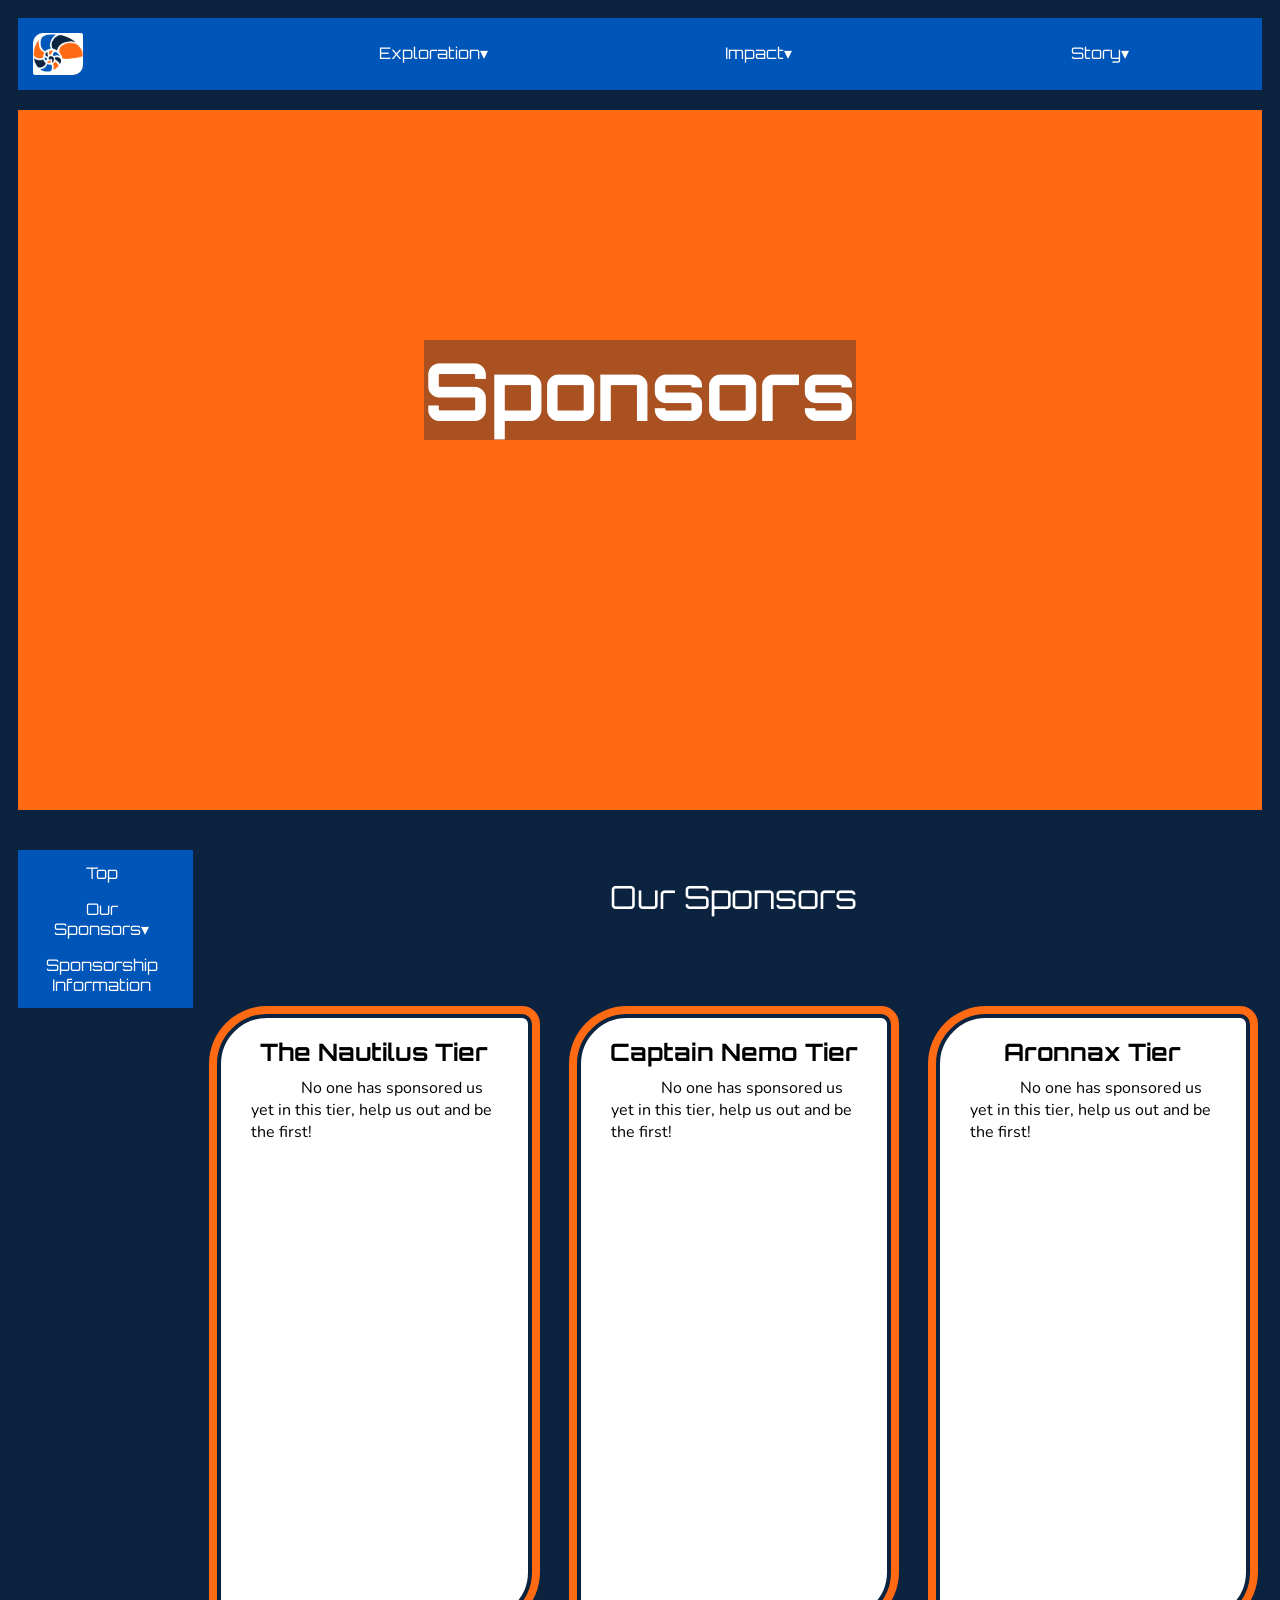
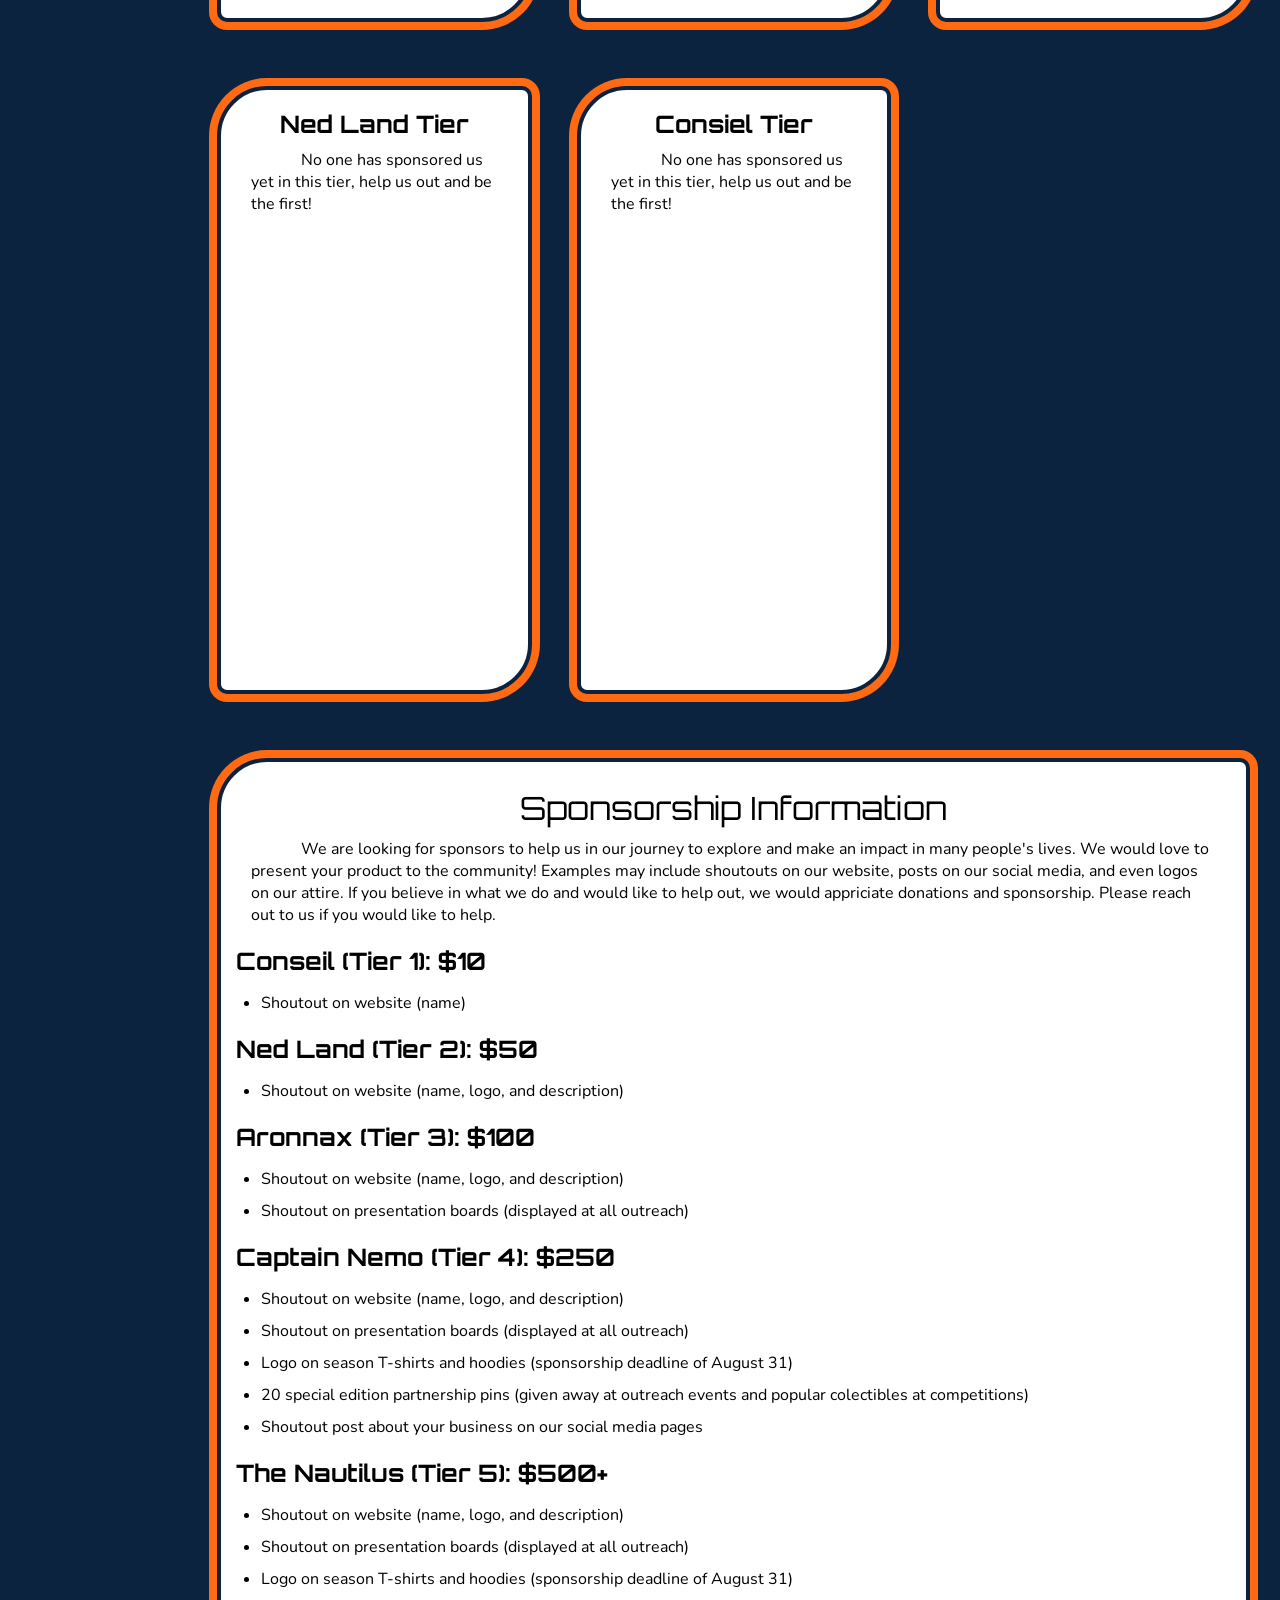
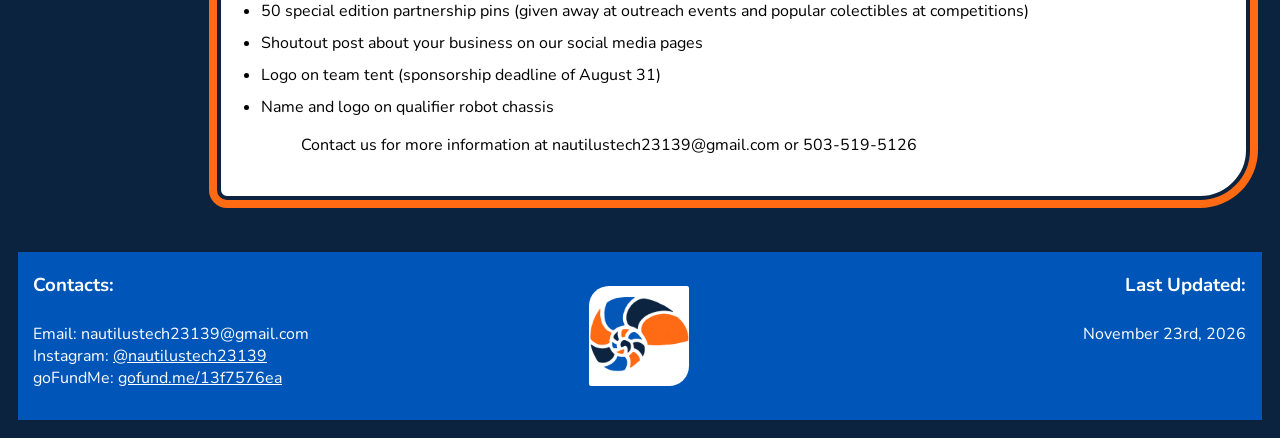
<file: sponsors.html>
<!doctype html>
<html>
  <head>
    <meta
      name="description"
      content="Sponsorship information and list of sponsors for Oregon FTC team NautilusTech 23139"
    />

    <link rel="stylesheet" href="stylesheet.css?v=5" />

    <!--add fonts Nunito and Orbitron-->
    <link rel="preconnect" href="https://fonts.googleapis.com" />
    <link rel="preconnect" href="https://fonts.gstatic.com" crossorigin />
    <link
      href="https://fonts.googleapis.com/css2?family=Orbitron:wght@400..900&display=swap"
      rel="stylesheet"
    />
    <link rel="preconnect" href="https://fonts.googleapis.com" />
    <link rel="preconnect" href="https://fonts.gstatic.com" crossorigin />
    <link
      href="https://fonts.googleapis.com/css2?family=Nunito:ital,wght@0,200..1000;1,200..1000&display=swap"
      rel="stylesheet"
    />

    <link
      rel="icon"
      type="image/x-icon"
      href="images/fallback/NautilusTech_logo.png"
    />

    <title>Sponsors - NautilusTech 23139</title>
  </head>
  <body id="top">
    <nav class="topNav">
      <div style="display: grid; grid-template-columns: 50% 50%">
        <a href="index.html">
          <picture>
            <source
              srcset="images/first/NautilusTech_logo.avif"
              type="image/avif"
            />
            <source
              srcset="images/second/NautilusTech_logo.webp"
              type="image/webp"
            />
            <img
              src="images/fallback/NautilusTech_logo.png"
              alt="NautliusTech logo"
              class="topNavLogo"
            />
          </picture>
        </a>

        <a
          href="javascript:void(0);"
          class="hamburgerIcon"
          onclick="displayNav()"
        >
          &#8801;
        </a>

        <script>
          function displayNav() {
            var headE = document.getElementById("headE");
            var headI = document.getElementById("headI");
            var headS = document.getElementById("headS");
            var optsE = document.getElementById("optsE");
            var optsI = document.getElementById("optsI");
            var optsS = document.getElementById("optsS");

            if (getComputedStyle(headE).display === "none") {
              headE.style.display = "block";
              headI.style.display = "block";
              headS.style.display = "block";
              optsE.style.display = "block";
              optsI.style.display = "block";
              optsS.style.display = "block";
            } else if (getComputedStyle(headE).display === "block") {
              headE.style.display = "none";
              headI.style.display = "none";
              headS.style.display = "none";
              optsE.style.display = "none";
              optsI.style.display = "none";
              optsS.style.display = "none";
            }
          }

          var mediaQuery = window.matchMedia("(min-width: 1000px)");

          function unHamburger(e) {
            if (e.matches) {
              var headE = document.getElementById("headE");
              var headI = document.getElementById("headI");
              var headS = document.getElementById("headS");
              var optsE = document.getElementById("optsE");
              var optsI = document.getElementById("optsI");
              var optsS = document.getElementById("optsS");

              headE.style.removeProperty("display");
              headI.style.removeProperty("display");
              headS.style.removeProperty("display");
              optsE.style.removeProperty("display");
              optsI.style.removeProperty("display");
              optsS.style.removeProperty("display");
            }
          }

          mediaQuery.addEventListener("change", unHamburger);
        </script>
      </div>

      <div class="navDrop">
        <div class="navHead" id="headE">
          <a>Exploration&#9662;</a>
        </div>

        <div class="navOpts" id="optsE">
          <ul>
            <li><a href="season.html">This Year&apos;s Season</a></li>
            <li><a href="robot.html">Our Robot</a></li>
            <li><a href="experts.html">Learning from Experts</a></li>
          </ul>
        </div>
      </div>

      <div class="navDrop">
        <div class="navHead" id="headI">
          <a>Impact&#9662;</a>
        </div>

        <div class="navOpts" id="optsI">
          <ul>
            <li><a href="events.html">Events</a></li>
            <li><a href="tutorials.html">Tutorials</a></li>
            <li><a href="resources.html">More Resources</a></li>
            <li><a href="outreach.html">Past Outreach</a></li>
          </ul>
        </div>
      </div>

      <div class="navDrop">
        <div class="navHead" id="headS">
          <a>Story&#9662;</a>
        </div>

        <div class="navOpts" id="optsS">
          <ul>
            <li><a href="members.html">Members</a></li>
            <li><a href="history.html">Team History</a></li>
            <li><a href="sponsors.html">Sponsors</a></li>
          </ul>
        </div>
      </div>
    </nav>

    <div class="headingPhoto" style="background-color: var(--NTorange)">
      <!--<img
        src="booth.jpeg"
        alt="Two NautilusTech members sitting at booth setup at DECODE state championships"
        style="object-position: center 40%"
      />-->
      <h1 class="pageHeading">Sponsors</h1>
    </div>

    <div class="pageAndNav">
      <nav class="sideNav">
        <ul>
          <li><a href="#top">Top</a></li>

          <li class="navHead">
            <a href="#sponsors">Our Sponsors&#9662;</a>
          </li>
          <div class="navOpts">
            <ul>
              <li><a href="#nautilus">The Nautilus Tier</a></li>
              <li><a href="#nemo">Captain Nemo Tier</a></li>
              <li><a href="#aronnax">Aronnax Tier</a></li>
              <li><a href="#land">Ned Land Tier</a></li>
              <li><a href="#consiel">Consiel Tier</a></li>
            </ul>
          </div>

          <li><a href="#info">Sponsorship Information</a></li>
        </ul>
      </nav>

      <div class="pageContent">
        <h2 id="sponsors">Our Sponsors</h2>
        <div class="threeColumnSubInfo">
          <div class="subInfoTrueSize" id="nautilus">
            <div class="scroll">
              <div class="curveCutOff">
                <div class="subInfoText">
                  <h3>The Nautilus Tier</h3>
                  <p>
                    No one has sponsored us yet in this tier, help us out and be
                    the first!
                  </p>
                </div>
              </div>
            </div>
          </div>
          <div class="subInfoTrueSize" id="nemo">
            <div class="scroll">
              <div class="curveCutOff">
                <div class="subInfoText">
                  <h3>Captain Nemo Tier</h3>
                  <p>
                    No one has sponsored us yet in this tier, help us out and be
                    the first!
                  </p>
                </div>
              </div>
            </div>
          </div>
          <div class="subInfoTrueSize" id="aronnax">
            <div class="scroll">
              <div class="curveCutOff">
                <div class="subInfoText">
                  <h3>Aronnax Tier</h3>
                  <p>
                    No one has sponsored us yet in this tier, help us out and be
                    the first!
                  </p>
                </div>
              </div>
            </div>
          </div>
          <div class="subInfoTrueSize" id="land">
            <div class="scroll">
              <div class="curveCutOff">
                <div class="subInfoText">
                  <h3>Ned Land Tier</h3>
                  <p>
                    No one has sponsored us yet in this tier, help us out and be
                    the first!
                  </p>
                </div>
              </div>
            </div>
          </div>
          <div class="subInfoTrueSize" id="consiel">
            <div class="scroll">
              <div class="curveCutOff">
                <div class="subInfoText">
                  <h3>Consiel Tier</h3>
                  <p>
                    No one has sponsored us yet in this tier, help us out and be
                    the first!
                  </p>
                </div>
              </div>
            </div>
          </div>
        </div>
        <div class="subInfoTrueSize" id="info">
          <div class="scroll">
            <div class="curveCutOff">
              <div class="subInfoText">
                <h2>Sponsorship Information</h2>
                <p>
                  We are looking for sponsors to help us in our journey to
                  explore and make an impact in many people&apos;s lives. We
                  would love to present your product to the community! Examples
                  may include shoutouts on our website, posts on our social
                  media, and even logos on our attire. If you believe in what we
                  do and would like to help out, we would appriciate donations
                  and sponsorship. Please reach out to us if you would like to
                  help.
                </p>
                <h3 class="listHeading">Conseil (Tier 1): $10</h3>
                <ol>
                  <li>Shoutout on website (name)</li>
                </ol>
                <h3 class="listHeading">Ned Land (Tier 2): $50</h3>
                <ol>
                  <li>Shoutout on website (name, logo, and description)</li>
                </ol>
                <h3 class="listHeading">Aronnax (Tier 3): $100</h3>
                <ol>
                  <li>Shoutout on website (name, logo, and description)</li>
                  <li>
                    Shoutout on presentation boards (displayed at all outreach)
                  </li>
                </ol>
                <h3 class="listHeading">Captain Nemo (Tier 4): $250</h3>
                <ol>
                  <li>Shoutout on website (name, logo, and description)</li>
                  <li>
                    Shoutout on presentation boards (displayed at all outreach)
                  </li>
                  <li>
                    Logo on season T-shirts and hoodies (sponsorship deadline of
                    August 31)
                  </li>
                  <li>
                    20 special edition partnership pins (given away at outreach
                    events and popular colectibles at competitions)
                  </li>
                  <li>
                    Shoutout post about your business on our social media pages
                  </li>
                </ol>
                <h3 class="listHeading">The Nautilus (Tier 5): $500+</h3>
                <ol>
                  <li>Shoutout on website (name, logo, and description)</li>
                  <li>
                    Shoutout on presentation boards (displayed at all outreach)
                  </li>
                  <li>
                    Logo on season T-shirts and hoodies (sponsorship deadline of
                    August 31)
                  </li>
                  <li>
                    50 special edition partnership pins (given away at outreach
                    events and popular colectibles at competitions)
                  </li>
                  <li>
                    Shoutout post about your business on our social media pages
                  </li>
                  <li>Logo on team tent (sponsorship deadline of August 31)</li>
                  <li>Name and logo on qualifier robot chassis</li>
                </ol>
                <p>
                  Contact us for more information at nautilustech23139@gmail.com
                  or 503-519-5126
                </p>
              </div>
            </div>
          </div>
        </div>
      </div>
    </div>
    <footer>
      <div>
        <h4>Contacts:</h4>
        <p>
          Email: nautilustech23139@gmail.com<br />
          Instagram:
          <a
            style="text-decoration: underline"
            href="https://www.instagram.com/nautilustech23139"
            target="_blank"
            >@nautilustech23139</a
          ><br />
          goFundMe:
          <a
            style="text-decoration: underline"
            href="https://gofund.me/13f7576ea"
            target="_blank"
            >gofund.me/13f7576ea</a
          >
        </p>
      </div>
      <div style="display: flex; align-items: center; justify-content: center">
        <picture>
          <source
            srcset="images/first/NautilusTech_logo.avif"
            type="image/avif"
          />
          <source
            srcset="images/second/NautilusTech_logo.webp"
            type="image/webp"
          />
          <img
            src="images/fallback/NautilusTech_logo.png"
            alt="NautilusTech logo"
            style="height: 100px; width: 100px; border-radius: 20px 2px"
            class="hideInMobile"
          />
        </picture>
      </div>
      <div class="rightAlign">
        <h4 class="rightAlign">Last Updated:</h4>
        <p>November 23rd, 2026</p>
      </div>
    </footer>
  </body>
</html>
</file>
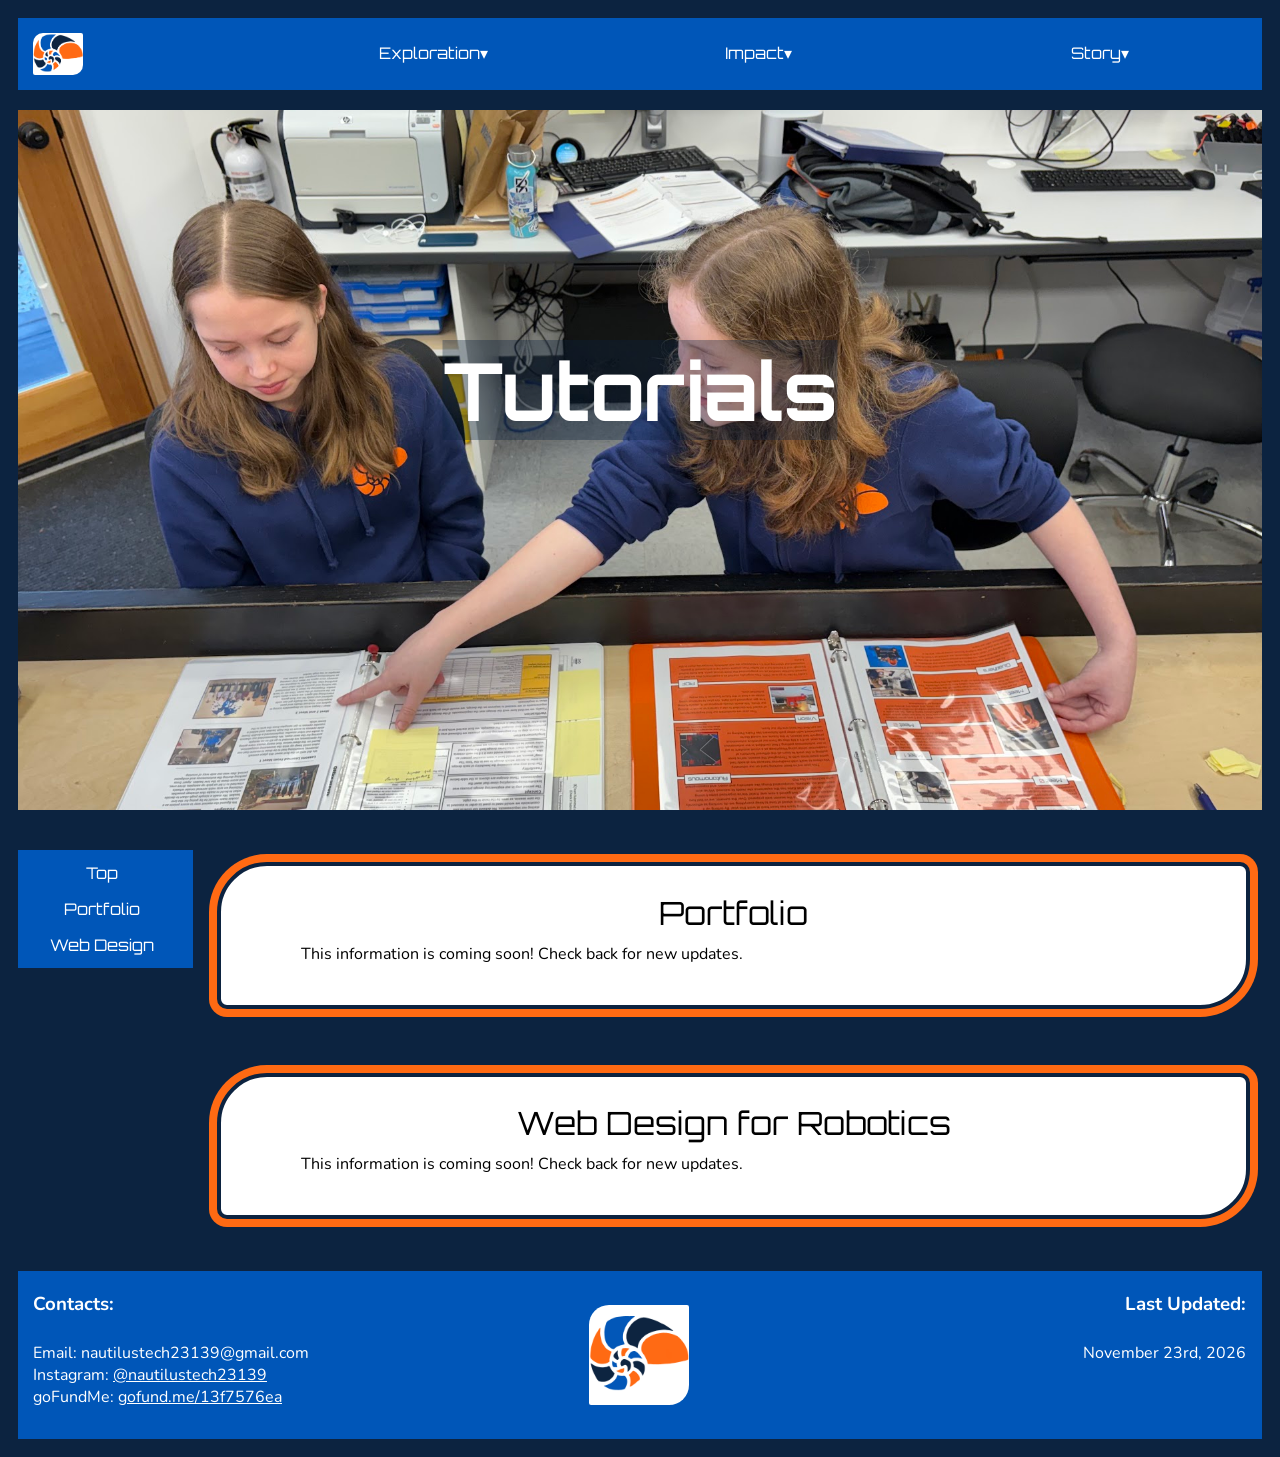
<file: tutorials.html>
<!doctype html>
<html>
  <head>
    <meta
      name="description"
      content="Learn useful robotics and robotics-adjacent skills from FTC team 23139 NautilusTech"
    />

    <link rel="stylesheet" href="stylesheet.css?v=5" />

    <link rel="preconnect" href="https://fonts.googleapis.com" />
    <link rel="preconnect" href="https://fonts.gstatic.com" crossorigin />
    <link
      href="https://fonts.googleapis.com/css2?family=Orbitron:wght@400..900&display=swap"
      rel="stylesheet"
    />
    <link rel="preconnect" href="https://fonts.googleapis.com" />
    <link rel="preconnect" href="https://fonts.gstatic.com" crossorigin />
    <link
      href="https://fonts.googleapis.com/css2?family=Nunito:ital,wght@0,200..1000;1,200..1000&display=swap"
      rel="stylesheet"
    />

    <link
      rel="icon"
      type="image/x-icon"
      href="images/fallback/NautilusTech_logo.png"
    />

    <title>Tutorials - NautilusTech 23139</title>
  </head>

  <body id="top">
    <nav class="topNav">
      <div style="display: grid; grid-template-columns: 50% 50%">
        <a href="index.html">
          <picture>
            <source
              srcset="images/first/NautilusTech_logo.avif"
              type="image/avif"
            />
            <source
              srcset="images/second/NautilusTech_logo.webp"
              type="image/webp"
            />
            <img
              src="images/fallback/NautilusTech_logo.png"
              alt="NautliusTech logo"
              class="topNavLogo"
            />
          </picture>
        </a>

        <a
          href="javascript:void(0);"
          class="hamburgerIcon"
          onclick="displayNav()"
        >
          &#8801;
        </a>

        <script>
          function displayNav() {
            var headE = document.getElementById("headE");
            var headI = document.getElementById("headI");
            var headS = document.getElementById("headS");
            var optsE = document.getElementById("optsE");
            var optsI = document.getElementById("optsI");
            var optsS = document.getElementById("optsS");

            if (getComputedStyle(headE).display === "none") {
              headE.style.display = "block";
              headI.style.display = "block";
              headS.style.display = "block";
              optsE.style.display = "block";
              optsI.style.display = "block";
              optsS.style.display = "block";
            } else if (getComputedStyle(headE).display === "block") {
              headE.style.display = "none";
              headI.style.display = "none";
              headS.style.display = "none";
              optsE.style.display = "none";
              optsI.style.display = "none";
              optsS.style.display = "none";
            }
          }

          var mediaQuery = window.matchMedia("(min-width: 1000px)");

          function unHamburger(e) {
            if (e.matches) {
              var headE = document.getElementById("headE");
              var headI = document.getElementById("headI");
              var headS = document.getElementById("headS");
              var optsE = document.getElementById("optsE");
              var optsI = document.getElementById("optsI");
              var optsS = document.getElementById("optsS");

              headE.style.removeProperty("display");
              headI.style.removeProperty("display");
              headS.style.removeProperty("display");
              optsE.style.removeProperty("display");
              optsI.style.removeProperty("display");
              optsS.style.removeProperty("display");
            }
          }

          mediaQuery.addEventListener("change", unHamburger);
        </script>
      </div>

      <div class="navDrop">
        <div class="navHead" id="headE">
          <a>Exploration&#9662;</a>
        </div>

        <div class="navOpts" id="optsE">
          <ul>
            <li><a href="season.html">This Year&apos;s Season</a></li>
            <li><a href="robot.html">Our Robot</a></li>
            <li><a href="experts.html">Learning from Experts</a></li>
          </ul>
        </div>
      </div>

      <div class="navDrop">
        <div class="navHead" id="headI">
          <a>Impact&#9662;</a>
        </div>

        <div class="navOpts" id="optsI">
          <ul>
            <li><a href="events.html">Events</a></li>
            <li><a href="tutorials.html">Tutorials</a></li>
            <li><a href="resources.html">More Resources</a></li>
            <li><a href="outreach.html">Past Outreach</a></li>
          </ul>
        </div>
      </div>

      <div class="navDrop">
        <div class="navHead" id="headS">
          <a>Story&#9662;</a>
        </div>

        <div class="navOpts" id="optsS">
          <ul>
            <li><a href="members.html">Members</a></li>
            <li><a href="history.html">Team History</a></li>
            <li><a href="sponsors.html">Sponsors</a></li>
          </ul>
        </div>
      </div>
    </nav>

    <div class="headingPhoto" style="background-color: var(--NTorange)">
      <img
        src="images\workingOnPortfolio.jpeg"
        alt="Two NautilusTech members working together to improve the team's DECODE season portfolio"
      />
      <h1 class="pageHeading">Tutorials</h1>
    </div>

    <div class="pageAndNav">
      <nav class="sideNav">
        <ul>
          <li><a href="#top">Top</a></li>
          <li><a href="#portfolio">Portfolio</a></li>
          <li><a href="#webDesign">Web Design</a></li>
        </ul>
      </nav>

      <div class="pageContent">
        <div class="subInfoTrueSize" id="portfolio">
          <div class="scroll">
            <div class="curveCutOff">
              <div class="subInfoText" id="portfolio">
                <h2>Portfolio</h2>
                <p>
                  This information is coming soon! Check back for new updates.
                </p>
              </div>
            </div>
          </div>
        </div>
        <div class="subInfoTrueSize" id="webDesign">
          <div class="scroll">
            <div class="curveCutOff">
              <div class="subInfoText" id="webDesign">
                <h2>Web Design for Robotics</h2>
                <p>
                  This information is coming soon! Check back for new updates.
                </p>
              </div>
            </div>
          </div>
        </div>
      </div>
    </div>

    <footer>
      <div>
        <h4>Contacts:</h4>
        <p>
          Email: nautilustech23139@gmail.com<br />
          Instagram:
          <a
            style="text-decoration: underline"
            href="https://www.instagram.com/nautilustech23139"
            target="_blank"
            >@nautilustech23139</a
          ><br />
          goFundMe:
          <a
            style="text-decoration: underline"
            href="https://gofund.me/13f7576ea"
            target="_blank"
            >gofund.me/13f7576ea</a
          >
        </p>
      </div>
      <div style="display: flex; align-items: center; justify-content: center">
        <picture>
          <source
            srcset="images/first/NautilusTech_logo.avif"
            type="image/avif"
          />
          <source
            srcset="images/second/NautilusTech_logo.webp"
            type="image/webp"
          />
          <img
            src="images/fallback/NautilusTech_logo.png"
            alt="NautilusTech logo"
            style="height: 100px; width: 100px; border-radius: 20px 2px"
            class="hideInMobile"
          />
        </picture>
      </div>
      <div class="rightAlign">
        <h4 class="rightAlign">Last Updated:</h4>
        <p>November 23rd, 2026</p>
      </div>
    </footer>
  </body>
</html>
</file>
<file: stylesheet.css>
:root {
  --NTorange: #ff6a13;
  --NTnavy: #0c2340;
  --NTroyal: #0056b8;
}

body {
  background-color: var(--NTnavy);
  padding: 10px;
}

a {
  color: white;
  font-family: nunito, sans-serif;
  text-decoration: none;
}

a:hover {
  font-weight: bold;
}

h1 {
  font-family: orbitron, serif;
  font-weight: bold;
  text-align: center;
  margin-bottom: 5px;
  color: white;
  font-size: 5em;
}

h2 {
  font-family: orbitron, serif;
  margin-bottom: 5px;
  font-size: 2em;
  font-weight: normal;
  text-align: center;
  color: white;
}

.subInfoText h2 {
  color: black;
}

.subInfoText li a {
  font-family: nunito, sans-serif;
  padding: 0px;
  display: inline;
}

h3 {
  font-family: orbitron, serif;
  font-weight: bold;
  margin-top: 0.83em;
  margin-bottom: 5px;
  font-size: 1.5em;
  text-align: center;
}

h4 {
  font-family: nunito, sans-serif;
  font-weight: bold;
  text-align: center;
  margin-top: 5px;
  font-size: 1.17em;
}

p {
  font-family: nunito, sans-serif;
}

#warning {
  color: red;
  font-weight: bold;
}

ul {
  list-style-type: none;
  margin: 0;
  padding: 5px;
  text-align: center;
  width: 90%;
}

.sideNav {
  position: sticky;
  top: 20px;
  background-color: var(--NTroyal);
  align-content: center;
  width: 175px;
  height: auto;
  align-self: start;
  overflow-x: auto;
}

li a {
  font-family: orbitron, serif;
  padding: 8px 16px;
  display: block;
}

ol {
  font-family: nunito, sans-serif;
  list-style-type: disc;
}

ol li {
  margin-bottom: 10px;
}

img {
  width: 100%;
  height: 100%;
  object-fit: cover;
  object-position: center center;
  display: block;
  background-color: var(--NTorange);
}

.headingPhoto {
  height: 700px;
  margin-top: 20px;
  overflow: hidden;
  position: relative;
  margin-bottom: 40px;
  background-color: var(--NTorange);
}

.pageHeading {
  margin: 0px;
  background-color: rgb(12, 35, 64, 0.35);
  position: absolute;
  top: 40%;
  left: 50%;
  transform: translate(-50%, -50%);
  z-index: 2;
}

.subInfoImage {
  height: 400px;
  overflow: hidden;
  position: relative;
  background-color: var(--NTorange);
}

.topNav {
  background-color: var(--NTroyal);
  width: auto;
  padding: 15px;
  display: grid;
  grid-template-columns: 14.5% 14.5% 14.5% 14.5%;
  column-gap: 14%;
}

.navOpts ul {
  width: 100%;
  text-align: left;
  padding: 0;
  margin: 0;
}

.navOpts li {
  margin-left: 0px;
}

.normalLink {
  font-family: nunito, sans-serif;
  display: inline;
  padding: 0px;
}

.navOpts li a {
  font-family: nunito, sans-serif;
  padding-left: 0;
  padding-right: 0;
}

.navOpts {
  display: none;
  text-align: left;
}

.navHead {
  margin-top: 10px;
  display: block;
}

.sideNav .navHead {
  margin-top: 0;
}

.navHead:hover + .navOpts {
  display: block;
}

.navOpts:hover {
  display: block;
}

.navHead a {
  font-family: Orbitron, serif;
}

.navHead a:hover {
  font-weight: normal;
}

.sideNav .navHead a:hover {
  font-weight: bold;
}

.currentPlace {
  text-decoration: underline;
}

.topBanner {
  font-size: 1.17em;
}

.topBanner a {
  font-family: orbitron, serif;
  margin-top: 0.83em;
  margin-bottom: 5px;
  text-align: center;
  color: black;
  text-decoration: underline;
}

.topBanner a:hover {
  font-weight: bolder;
}

/*Footer styling*/
footer {
  background-color: var(--NTroyal);
  padding: 15px;
  color: white;
  text-align: left;
  display: grid;
  grid-template-columns: 33.3% 33.3% 33.3%;
}

footer h4 {
  text-align: left;
}

.homeCardLink {
  color: black;
}

.homeCardLink:hover {
  font-weight: normal;
}

/*Members page styling*/
.homeCategory {
  display: grid;
  grid-template-columns: 100%;
  grid-row-gap: 40px;
  align-self: start;
}

.wrappingBoarder .scroll {
  border-style: none;
  box-shadow: none;
}

.wrappingBoarder {
  display: grid;
  grid-template-columns: 100%;
  grid-row-gap: 40px;

  border-radius: 55px 15px;
  border-style: solid;
  border-width: 8px;
  border-color: var(--NTnavy);

  box-shadow: 0px 0px 0px 8px var(--NTorange);
}

.subInfoText p {
  text-indent: 50px;
  text-align: left;
}

.subInfoText a {
  color: var(--NTorange);
}

.scroll {
  border-style: solid;
  border-width: 4px;
  border-color: var(--NTnavy);
  border-radius: 50px 10px;
  height: auto;
  box-shadow: 0px 0px 0px 8px var(--NTorange);
  overflow: hidden;
  background-color: white;
}

.threeColumnSubInfo .scroll {
  height: 600px;
}

.twoColumnSubInfo .scroll {
  height: 600px;
}

.curveCutOff {
  width: 100%;
  height: 100%;
  overflow: hidden;
  border-radius: 40px 0px;
}

.subInfoText {
  overflow-y: auto;
  overflow-x: hidden;
  height: 100%;
  padding-bottom: 40px;
}

.twoColumnSubInfo .subInfoText {
  padding-bottom: 0px;
}

.subInfoText p {
  margin: 10px 30px 0px 30px;
}

.threeColumnSubInfo {
  display: grid;
  grid-template-columns: 32% 32% 32%;
  grid-column-gap: 2%;
  grid-row-gap: 40px;
  margin-top: 40px;
}

.twoColumnSubInfo {
  display: grid;
  grid-template-columns: 49% 49%;
  grid-column-gap: 2%;
  grid-row-gap: 40px;
  margin-top: 40px;
}

.subInfoTrueSize {
  padding-right: 12px;
  padding-left: 12px;
  padding: 12px;
}

.pageContent {
  display: grid;
  grid-template-columns: 100%;
  row-gap: 40px;
  margin-bottom: 40px;
}

.pageAndNav {
  display: grid;
  grid-template-columns: auto minmax(0, 1fr);
  column-gap: 1%;
}

.leftAlign {
  text-align: left;
}

.rightAlign {
  text-align: right;
}

.listHeading {
  text-align: left;
  margin-left: 15px;
}

#dummy {
  visibility: hidden;
}

.topBanner {
  background-color: var(--NTorange);
  width: auto;
  padding: 5px;
  border-radius: 50px 10px 0px 0px;
}

.topBanner h3 {
  margin: 0px;
}

.topNavLogo {
  height: 42px;
  width: 50px;
  border-radius: 10px 2px;
}

.hamburgerIcon {
  display: none;
}

.member {
  object-position: center 0%;
}

#friend {
  position: fixed;
  pointer-events: none;
  z-index: 10;
  display: none;
  height: 200px;
  width: 200px;
  background: none;
  transition:
    left 0.2s ease-out,
    top 0.2s ease-out;
}

#friendButton {
  background-color: var(--NTorange);
  font-family: Orbitron, serif;
  font-weight: bold;
  height: 100px;
  width: 100px;
  border: none;
  border-radius: 20px 4px;
}

#friendButton:active {
  background-color: white;
}

@media screen and (max-width: 1000px) {
  .topNavLogo {
    height: 84px;
    width: 100px;
  }

  li a {
    padding: 22px 0px;
  }

  .hamburgerIcon {
    display: block;
    align-self: center;
    font-size: 4em;
    justify-self: end;
  }

  .hamburgerIcon:hover {
    font-weight: normal;
  }

  .topNav {
    grid-template-columns: 100%;
  }

  .topNav .navHead {
    display: none;
  }

  .topNav .navOpts {
    display: none;
  }

  .threeColumnSubInfo {
    grid-template-columns: 100%;
    grid-column-gap: 0%;
    margin-bottom: 60px;
  }

  #dummy {
    display: none;
  }

  nav a {
    font-size: 1.75em;
  }

  p {
    font-size: 1.5em;
  }

  ol li {
    font-size: 1.5em;
  }

  h4 {
    font-size: 1.5em;
  }

  h3 {
    font-size: 2em;
  }

  .topBanner {
    font-size: 2em;
  }

  h2 {
    font-size: 3em;
  }

  h1 {
    font-size: 6em;
  }

  .navHead a {
    pointer-events: none;
    font-weight: normal;
  }

  .hideInMobile {
    display: none;
  }

  #friendButton {
    display: none;
  }
}

@media (hover: none) and (pointer: coarse) {
  #friendButton {
    display: none;
  }
}
</file>
